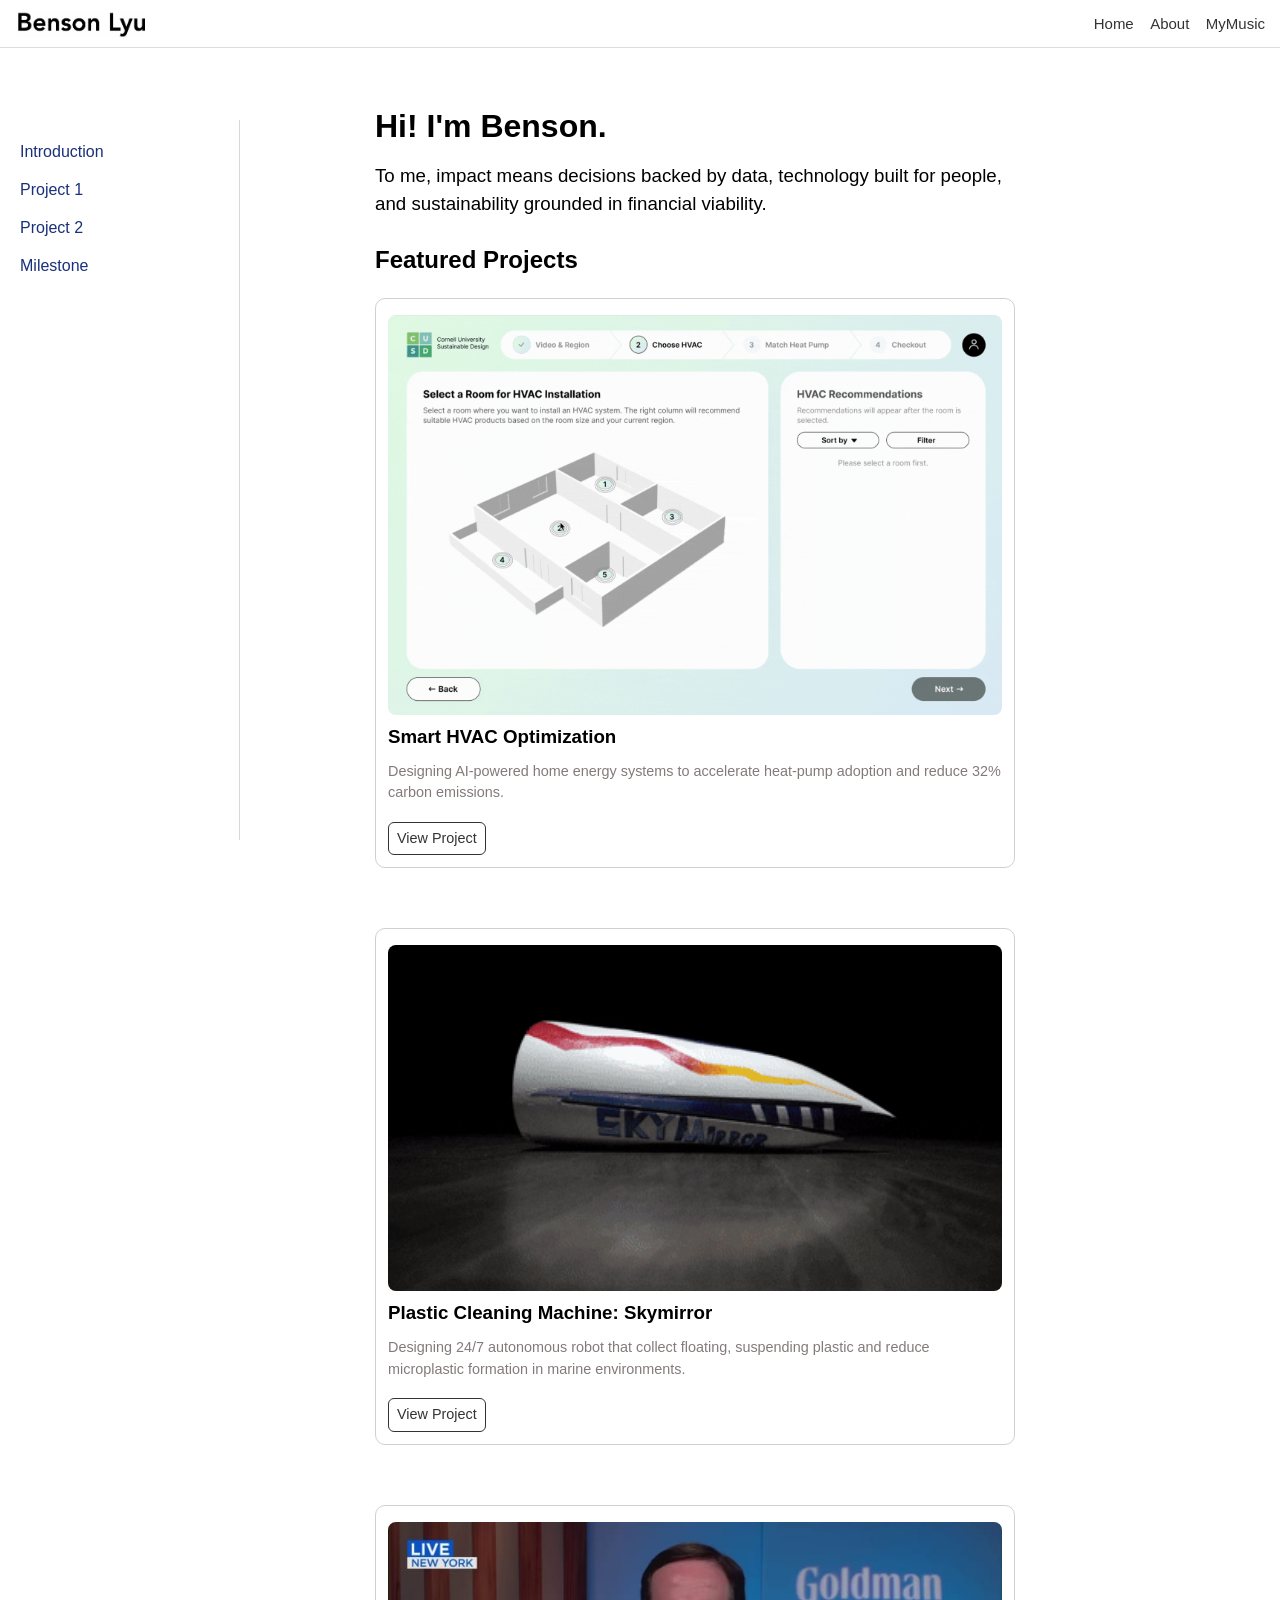
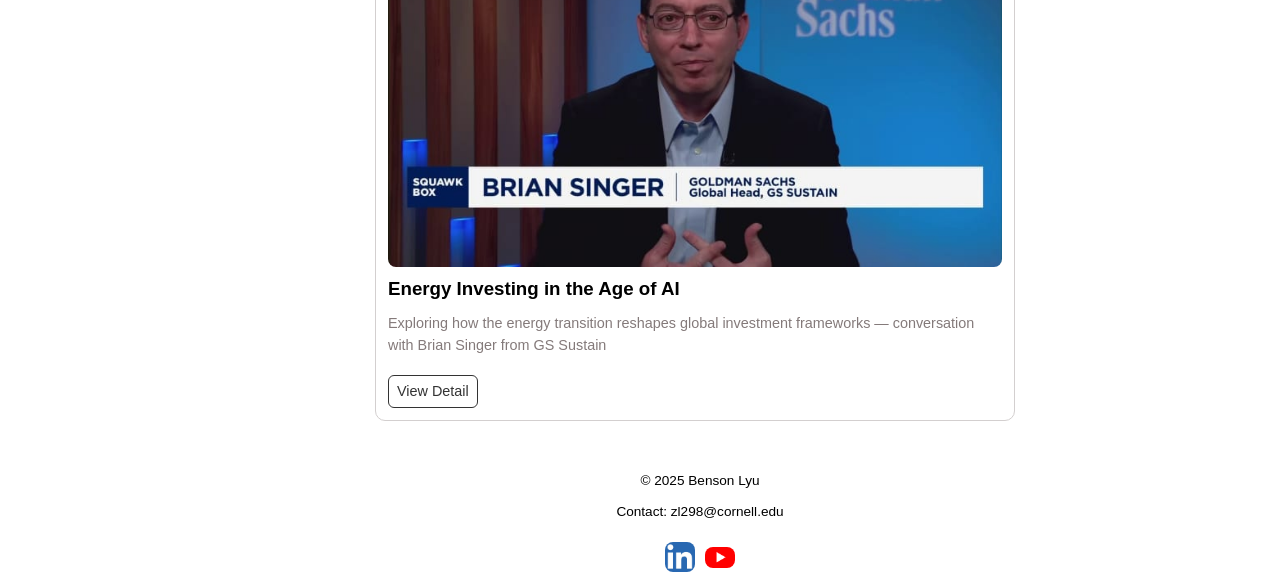
<file: index.html>
<!DOCTYPE html>
<html lang="en">

<head>
    <meta charset="UTF-8">
    <meta name="viewport" content="width=device-width, initial-scale=1.0">
    <title>Benson Lyu</title>
    <link rel="stylesheet" href="styles/site.css">
</head>

<body>


    <header class="site-header">
        <a href="index.html" class="logo">
            <!-- Source: original work by Benson Lyu -->
            <img src="images/homepage-logo.png" alt="Benson Lyu" class="logo-img">
        </a>
        <nav class="nav-section">
            <a href="index.html">Home</a>
            <a href="about.html">About</a>
            <a href="mymusic.html">MyMusic</a>
        </nav>
        <!-- adding new hamburger button -->
        <button id="hamburger-btn" class="hamburger-btn">☰</button>

        <nav id="hamburger-menu" class="hidden hamburger-menu">
            <a href="index.html">Home</a>
            <a href="about.html">About</a>
            <a href="smart-hvac.html">Project 1</a>
            <a href="skymirror.html">Project 2</a>
            <a href="goldman.html">Milestone</a>
            <a href="mymusic.html">MyMusic</a>
        </nav>
        <!-- adding new hamburger button -->
    </header>


    <div class="wide-main">
        <nav class="toc-nav">
            <ul>
                <li><a href="#myIntro">Introduction</a></li>
                <li><a href="#project1">Project 1</a></li>
                <li><a href="#project2">Project 2</a></li>
                <li><a href="#milestone">Milestone</a></li>
            </ul>
        </nav>
        <main>
            <h1 class="opening">Hi! I'm Benson.</h1>
            <h3 class="light-heading3" id="myIntro">To me, impact means decisions backed by data, technology built for people, and sustainability grounded in financial viability. </h3>

            <section class="projects">
                <h2>Featured Projects</h2>
                <!-- Project Card1 -->
                <article class="project-card1" id="project1">
                    <!-- Source: original work by Benson Lyu -->
                    <img src="images/hvac-homepage.gif" alt="Smart HVAC project image">
                    <h3>Smart HVAC Optimization</h3>
                    <p>Designing AI-powered home energy systems to accelerate heat-pump adoption and reduce 32% carbon emissions.</p>
                    <a href="smart-hvac.html" class="btn">View Project</a>
                </article>

                <!-- Project Card2 -->
                <article class="project-card2" id="project2">
                    <!-- Source: original work by Benson Lyu -->
                    <img src="images/skymirror-homepage.gif" alt="Plastic Cleaning Machine Operation Demo">
                    <h3>Plastic Cleaning Machine: Skymirror</h3>
                    <p> Designing 24/7 autonomous robot that collect floating, suspending plastic and reduce microplastic formation in marine environments.</p>
                    <a href="skymirror.html" class="btn">View Project</a>
                </article>

                <!-- Project Card3 -->
                <div class="project-card3" id="milestone">
                    <!-- Source: CNBC -->
                    <img src="images/gs-brian-singer.jpg" alt="Photo of Brian at CNBC news">
                    <h3>Energy Investing in the Age of AI</h3>
                    <p>Exploring how the energy transition reshapes global investment frameworks — conversation with Brian Singer from GS Sustain</p>
                    <a href="goldman.html" class="btn">View Detail</a>
                </div>
            </section>
        </main>
    </div>


    <footer>
        <div>
            <p>© 2025 Benson Lyu</p>
            <p>Contact: zl298@cornell.edu</p>
        </div>
        <div class="social-links">

            <div class="icon-wrap">
                <a href="https://www.linkedin.com/in/bensonlyu" target="_blank">
                    <img src="images/linkedin-logo.png" alt="LinkedIn icon">
                </a>
            </div>

            <div class="icon-wrap">
                <a href="https://www.youtube.com/@bensonlyu9827" target="_blank">
                    <img src="images/youtube-logo.png" alt="YouTube icon">
                </a>
            </div>
        </div>
    </footer>
    <script src="scripts/jquery-3.7.1.js"></script>
    <script src="scripts/hamburger.js"></script>

</body>

</html>
</file>
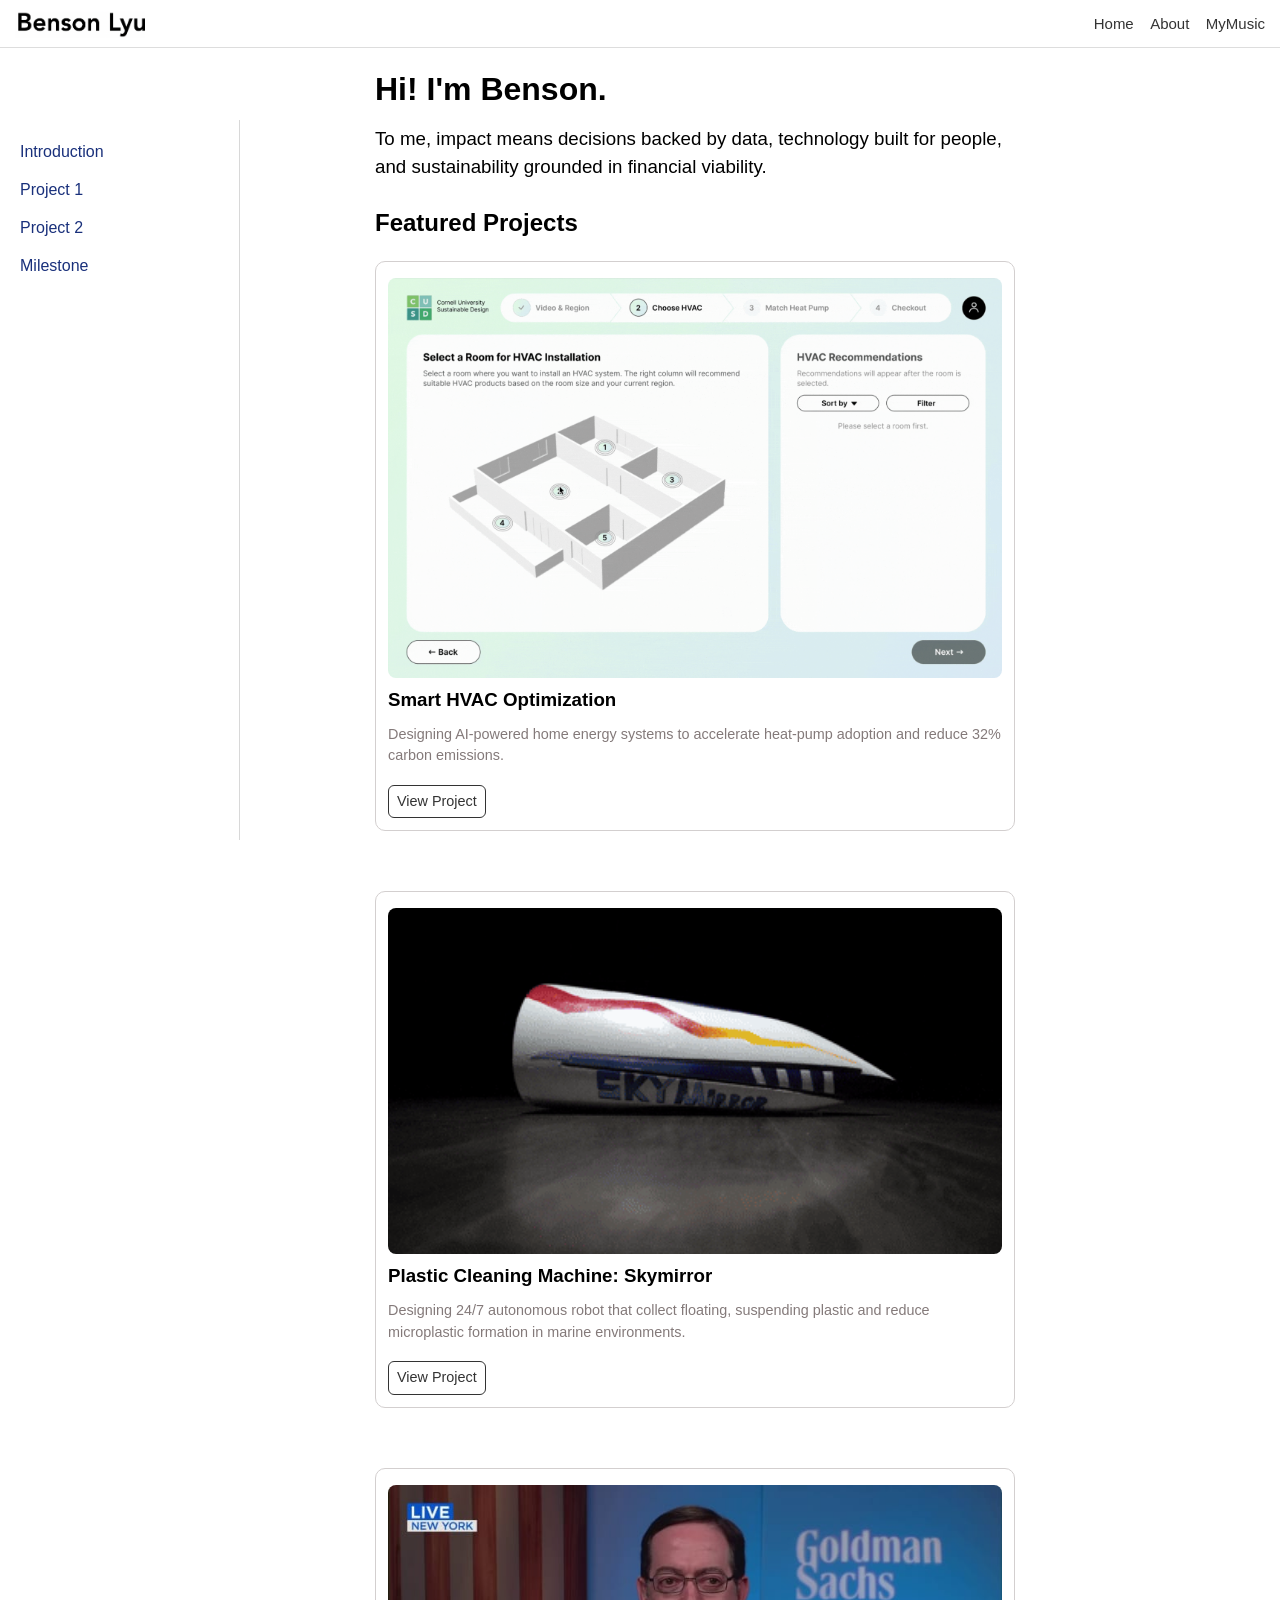
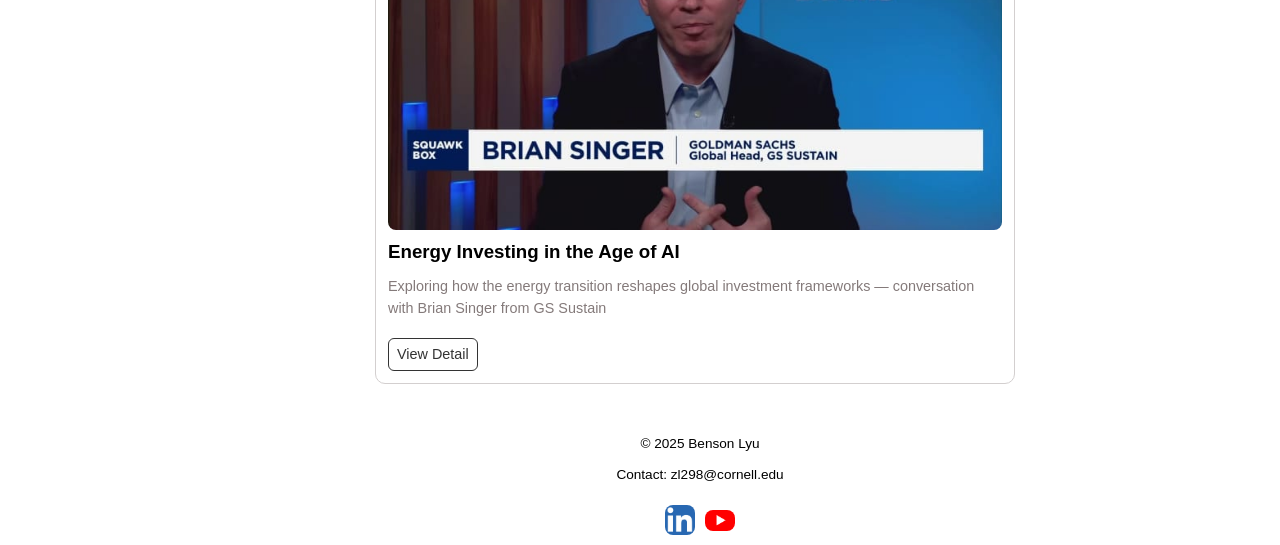
<file: Finalized-Personal Website/index.html>
<!DOCTYPE html>
<html lang="en">

<head>
    <meta charset="UTF-8">
    <meta name="viewport" content="width=device-width, initial-scale=1.0">
    <title>Benson Lyu</title>
    <link rel="stylesheet" href="styles/site.css">
</head>

<body>


    <header class="site-header">
        <a href="index.html" class="logo">
            <!-- Source: original work by Benson Lyu -->
            <img src="/images/homepage-logo.png" alt="Benson Lyu" class="logo-img">
        </a>
        <nav class="nav-section">
            <a href="index.html">Home</a>
            <a href="about.html">About</a>
            <a href="mymusic.html">MyMusic</a>
        </nav>
        <!-- adding new hamburger button -->
        <button id="hamburger-btn" class="hamburger-btn">☰</button>

        <nav id="hamburger-menu" class="hidden hamburger-menu">
            <a href="index.html">Home</a>
            <a href="smart-hvac.html">Project 1</a>
            <a href="skymirror.html">Project 2</a>
            <a href="goldman.html">Milestone</a>
            <a href="about.html">About</a>
            <a href="mymusic.html">MyMusic</a>
        </nav>
        <!-- adding new hamburger button -->
    </header>


    <div class="wide-main">
        <nav class="toc-nav">
            <ul>
                <li><a href="#myIntro">Introduction</a></li>
                <li><a href="#project1">Project 1</a></li>
                <li><a href="#project2">Project 2</a></li>
                <li><a href="#milestone">Milestone</a></li>
            </ul>
        </nav>
        <main>
            <h1>Hi! I'm Benson.</h1>
            <h3 class="light-heading3" id="myIntro">To me, impact means decisions backed by data, technology built for people, and sustainability grounded in financial viability. </h3>

            <section class="projects">
                <h2>Featured Projects</h2>
                <!-- Project Card1 -->
                <article class="project-card1" id="project1">
                    <!-- Source: original work by Benson Lyu -->
                    <img src="images/hvac-homepage.gif" alt="Smart HVAC project image">
                    <h3>Smart HVAC Optimization</h3>
                    <p>Designing AI-powered home energy systems to accelerate heat-pump adoption and reduce 32% carbon emissions.</p>
                    <a href="smart-hvac.html" class="btn">View Project</a>
                </article>

                <!-- Project Card2 -->
                <article class="project-card2" id="project2">
                    <!-- Source: original work by Benson Lyu -->
                    <img src="images/skymirror-homepage.gif" alt="Plastic Cleaning Machine Operation Demo">
                    <h3>Plastic Cleaning Machine: Skymirror</h3>
                    <p> Designing 24/7 autonomous robot that collect floating, suspending plastic and reduce microplastic formation in marine environments.</p>
                    <a href="skymirror.html" class="btn">View Project</a>
                </article>

                <!-- Project Card3 -->
                <div class="project-card3" id="milestone">
                    <!-- Source: CNBC -->
                    <img src="images/gs-brian-singer.jpg" alt="Photo of Brian at CNBC news">
                    <h3>Energy Investing in the Age of AI</h3>
                    <p>Exploring how the energy transition reshapes global investment frameworks — conversation with Brian Singer from GS Sustain</p>
                    <a href="goldman.html" class="btn">View Detail</a>
                </div>
            </section>
        </main>
    </div>


    <footer>
        <div>
            <p>© 2025 Benson Lyu</p>
            <p>Contact: zl298@cornell.edu</p>
        </div>
        <div class="social-links">

            <div class="icon-wrap">
                <a href="https://www.linkedin.com/in/bensonlyu" target="_blank">
                    <img src="/images/linkedin-logo.png" alt="LinkedIn icon">
                </a>
            </div>

            <div class="icon-wrap">
                <a href="https://www.youtube.com/@bensonlyu9827" target="_blank">
                    <img src="images/youtube-logo.png" alt="YouTube icon">
                </a>
            </div>
        </div>
    </footer>
    <script src="/scripts/jquery-3.7.1.js"></script>
    <script src="scripts/hamburger.js"></script>

</body>

</html>
</file>
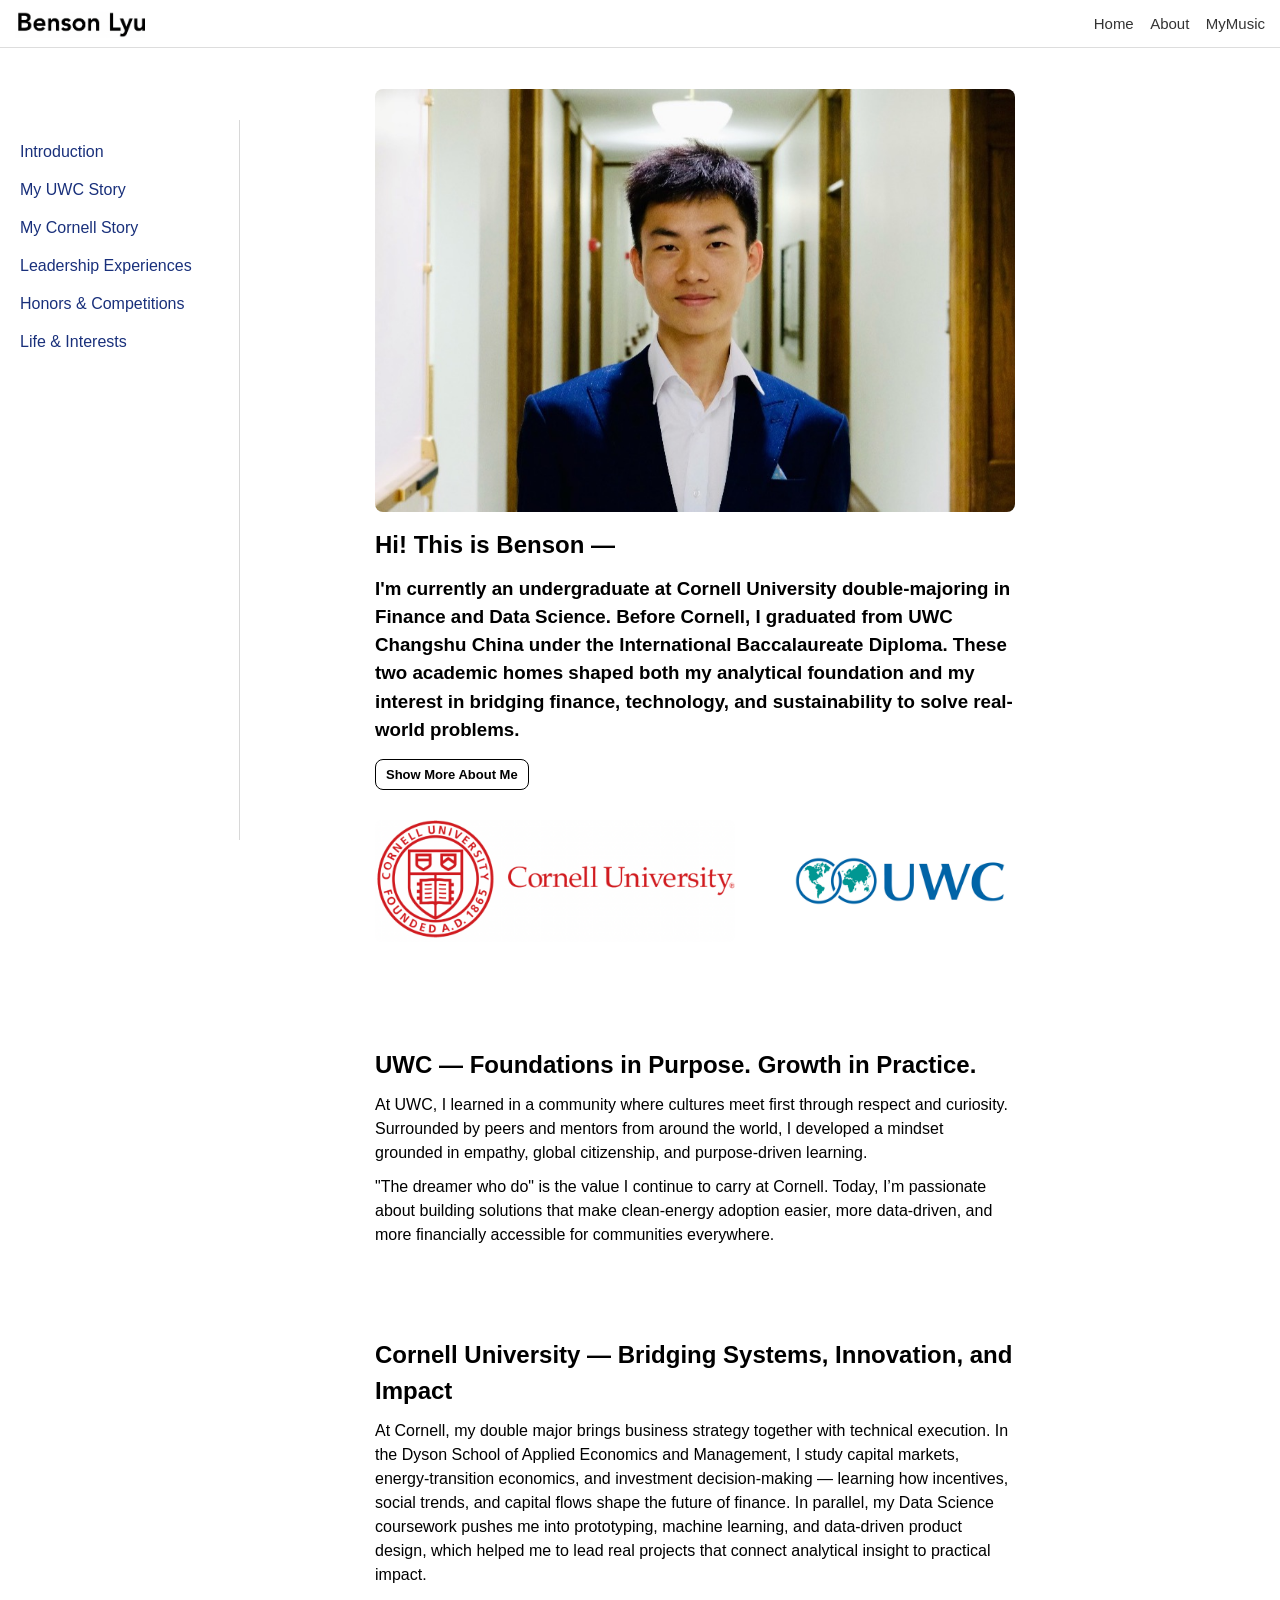
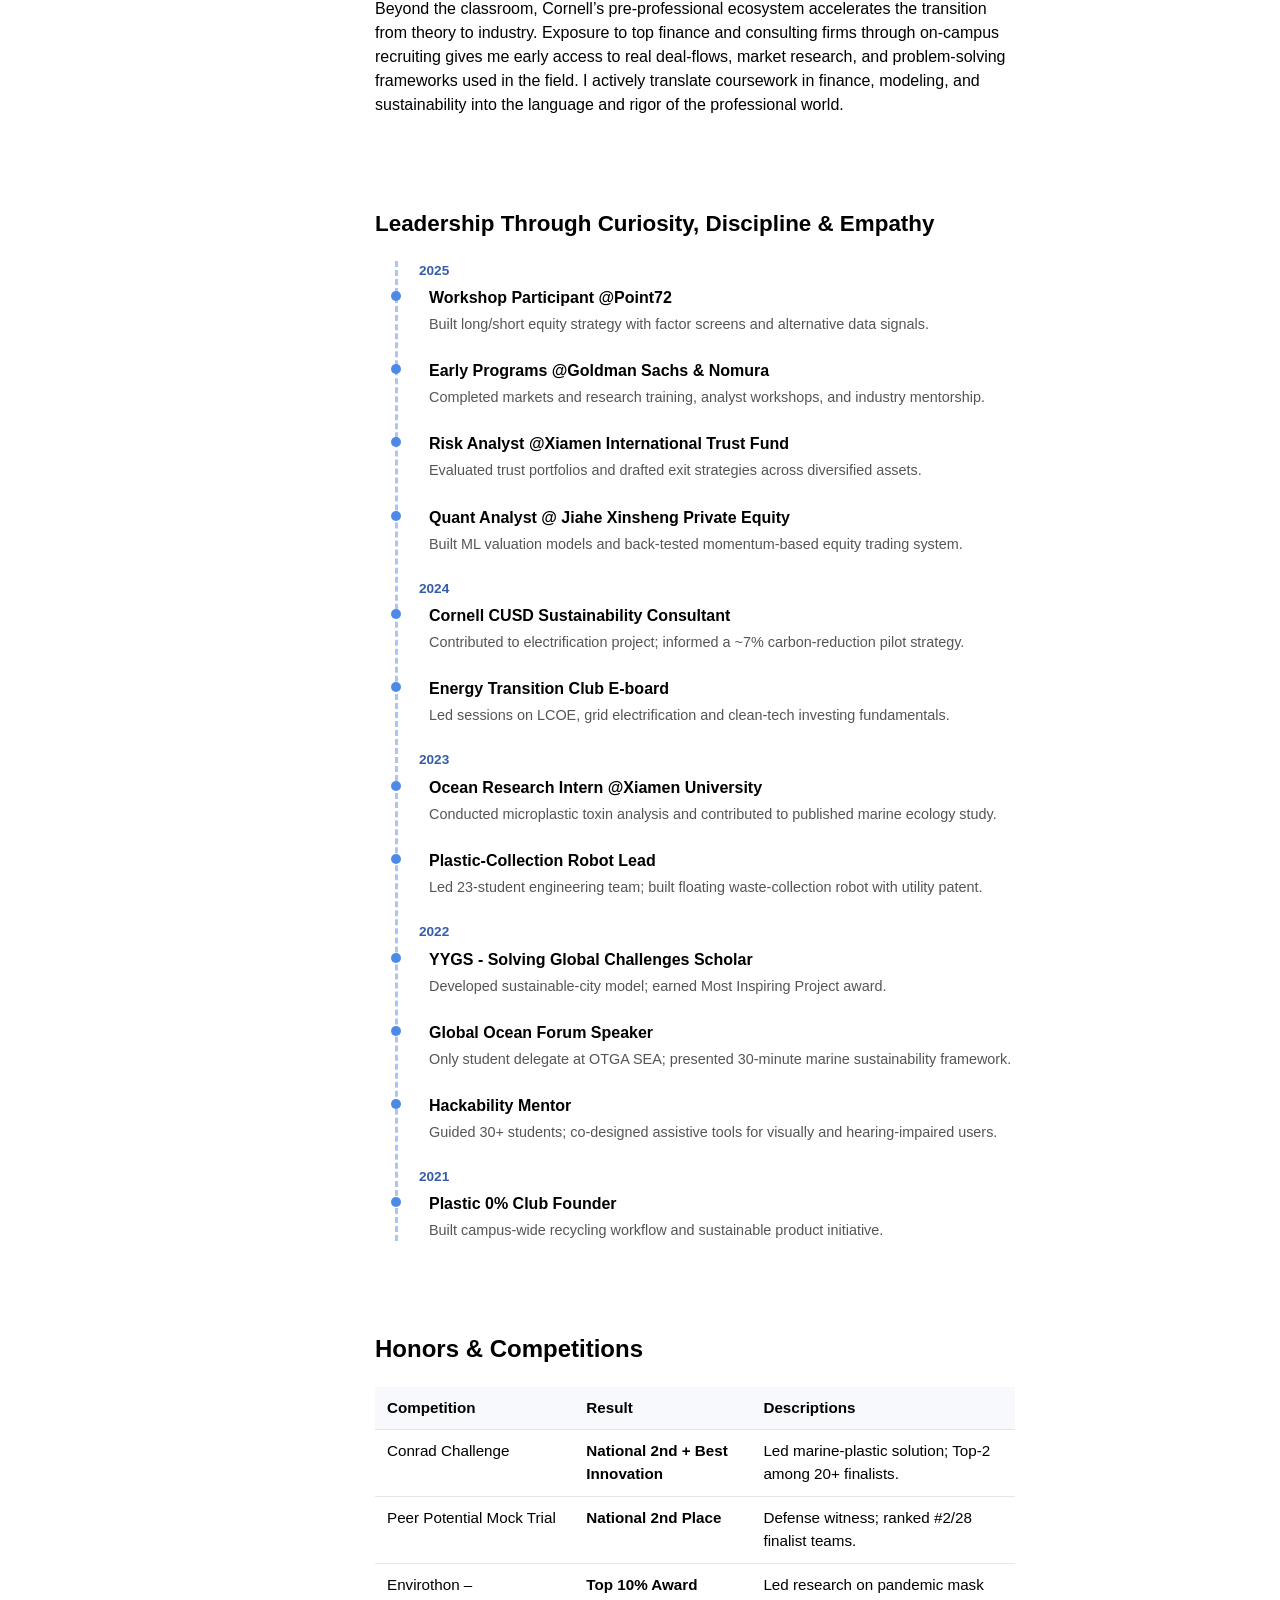
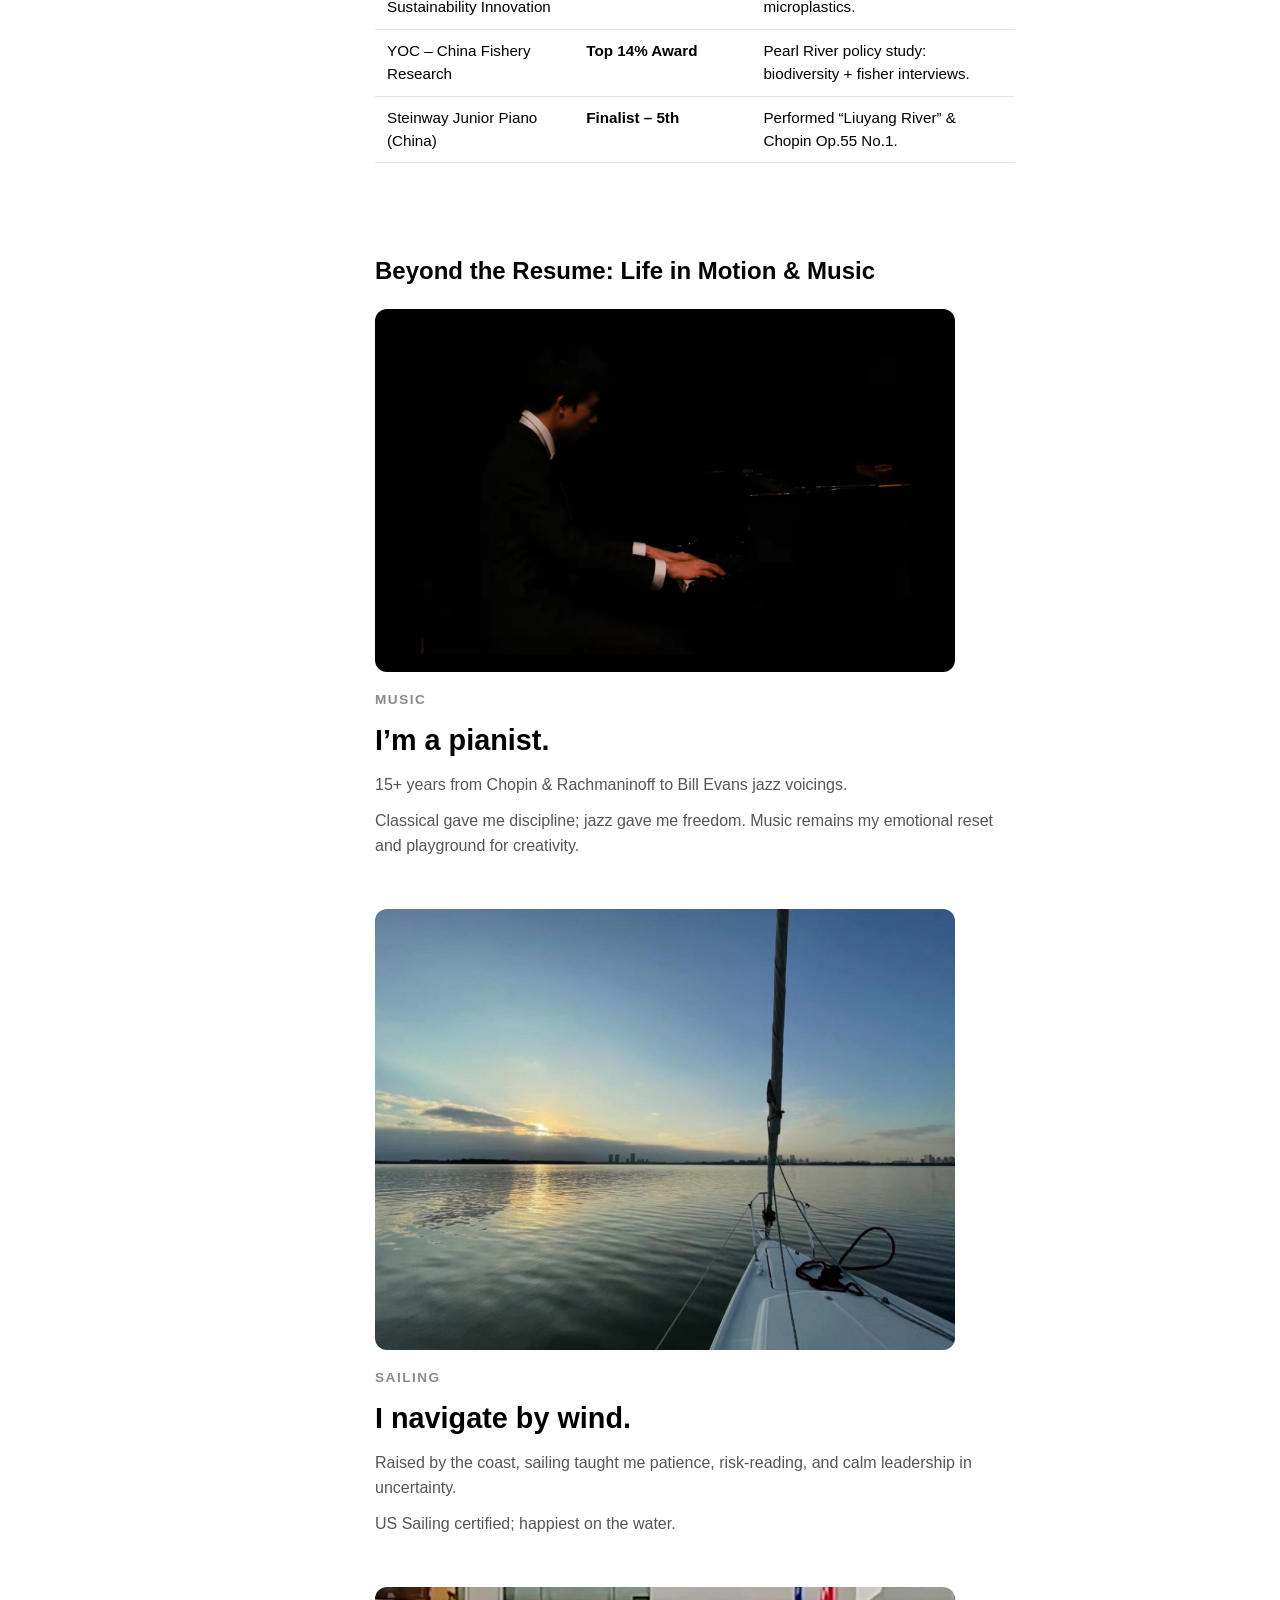
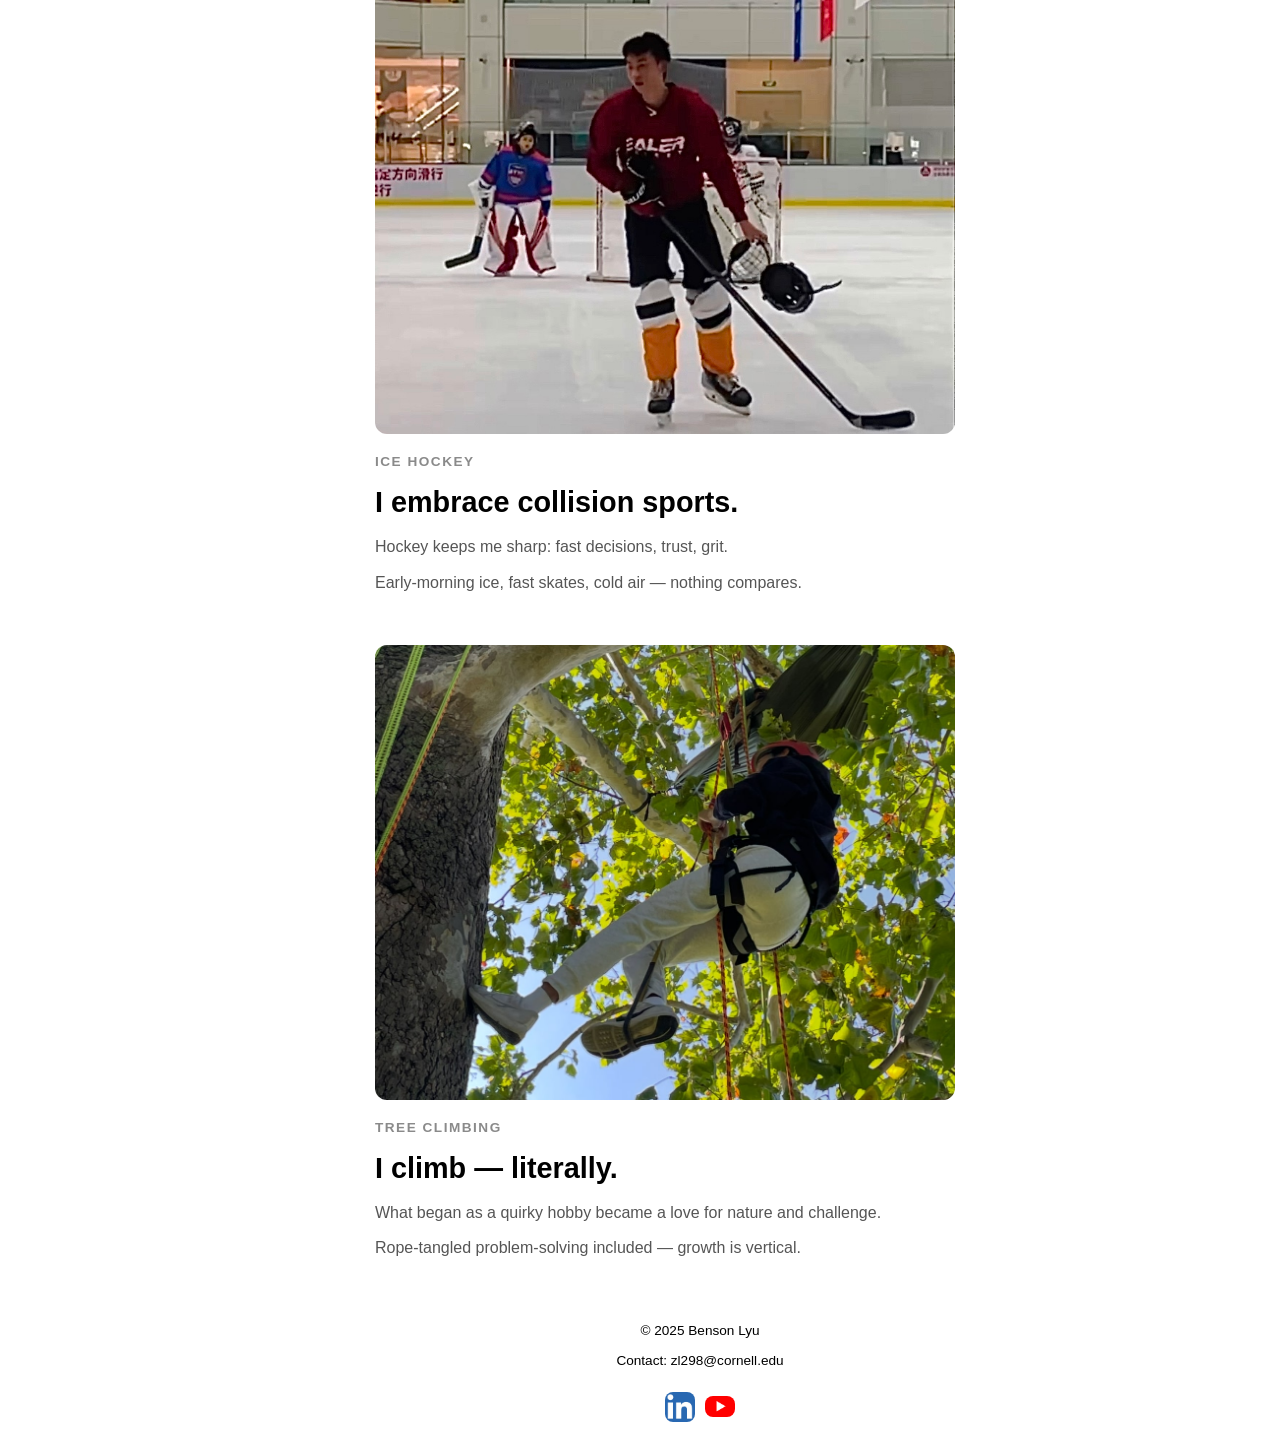
<file: about.html>
<!DOCTYPE html>
<html lang="en">

<head>
    <meta charset="UTF-8">
    <meta name="viewport" content="width=device-width, initial-scale=1.0">
    <title>Benson Lyu</title>
    <link rel="stylesheet" href="styles/site.css">
</head>

<body>

    <header class="site-header">
        <a href="index.html" class="logo">
            <!-- Source: original work by Benson Lyu -->
            <img src="images/homepage-logo.png" alt="Benson Lyu" class="logo-img">
        </a>
        <nav class="nav-section">
            <a href="index.html">Home</a>
            <a href="about.html">About</a>
            <a href="mymusic.html">MyMusic</a>
        </nav>

        <!-- adding new hamburger button -->
        <button id="hamburger-btn" class="hamburger-btn">☰</button>

        <nav id="hamburger-menu" class="hidden hamburger-menu">
            <a href="index.html">Home</a>
            <a href="about.html">About</a>
            <a href="smart-hvac.html">Project 1</a>
            <a href="skymirror.html">Project 2</a>
            <a href="goldman.html">Milestone</a>
            <a href="mymusic.html">MyMusic</a>
        </nav>
        <!-- adding new hamburger button -->
    </header>

    <div class="wide-main">
        <nav class="toc-nav">
            <ul>
                <li><a href="#intro">Introduction</a></li>
                <li><a href="#uwc">My UWC Story</a></li>
                <li><a href="#cornell">My Cornell Story</a></li>
                <li><a href="#timeline">Leadership Experiences</a></li>
                <li><a href="#awards">Honors & Competitions</a></li>
                <li><a href="#persona">Life & Interests</a></li>
            </ul>
        </nav>
        <main>
            <section class="about-intro" id="intro">
                <figure>
                    <!-- Source: original work by Benson Lyu -->
                    <picture>
                        <!-- 大屏幕用横图（rectangle） -->
                        <source media="(min-width: 1000px)" srcset="images/about-mypic-rec.jpg">

                        <!-- 小屏幕用正方形图（square） -->
                        <source media="(max-width: 999px)" srcset="images/about-mypic-sqr.jpg">

                        <!--确保永远有图 -->
                        <img src="images/about-mypic-rec.jpg" alt="Benson Official Picture">
                    </picture>
                </figure>
                <div>
                    <h1>Hi! This is Benson —</h1>
                    <h3>I'm currently an undergraduate at Cornell University double-majoring in Finance and Data Science. Before Cornell, I graduated from UWC Changshu China under the International Baccalaureate Diploma. These two academic homes shaped both my analytical foundation and my interest in bridging finance, technology, and sustainability to solve real-world problems.
                    </h3>
                </div>

                <!-- adding modal -->
                <button id="open-modal" class="modal-trigger">
                    Show More About Me
                </button>

                <div id="modal-overlay" class="overlay hidden"></div>

                <div id="simple-modal" class="modal hidden">
                    <button id="close-modal" class="close-x-button">×</button>
                    <h2>More About Me</h2>
                    <p>I study Applied Economics & Management and Information Science at Cornell. My work focuses on sustainability, user-centered design, and data-driven decision-making. Read my resume for more detail.</p>
                    <button id="resume-btn" class="modal-trigger">Resume</button>
                    <picture id="resume-pic" class="resume-pic hidden">
                        <img src="images/about-my-resume.png" alt="my resume 1 page">
                    </picture>
                </div>
                <!-- adding modal -->

                <div class="about-intro-logos">
                    <figure>
                        <img src="images/about-cornell-logo.png" alt="Cornell Logo">
                    </figure>

                    <figure>
                        <img src="images/about-uwc-logo.png" alt="UWC Logo">
                    </figure>

                </div>
            </section>

            <section class="about-uwc-summary" id="uwc">
                <h2>UWC — Foundations in Purpose. Growth in Practice.
                </h2>
                <p>At UWC, I learned in a community where cultures meet first through respect and curiosity. Surrounded by peers and mentors from around the world, I developed a mindset grounded in empathy, global citizenship, and purpose-driven learning.</p>

                <p>"The dreamer who do" is the value I continue to carry at Cornell. Today, I’m passionate about building solutions that make clean-energy adoption easier, more data-driven, and more financially accessible for communities everywhere.</p>
            </section>

            <section class="about-cornell-summary" id="cornell">
                <h2>Cornell University — Bridging Systems, Innovation, and Impact</h2>
                <p>At Cornell, my double major brings business strategy together with technical execution. In the Dyson School of Applied Economics and Management, I study capital markets, energy-transition economics, and investment decision-making — learning how incentives, social trends, and capital flows shape the future of finance. In parallel, my Data Science coursework pushes me into prototyping, machine learning, and data-driven product design, which helped me to lead real projects that connect analytical insight to practical impact.</p>

                <p>Beyond the classroom, Cornell’s pre-professional ecosystem accelerates the transition from theory to industry. Exposure to top finance and consulting firms through on-campus recruiting gives me early access to real deal-flows, market research, and problem-solving frameworks used in the field. I actively translate coursework in finance, modeling, and sustainability into the language and rigor of the professional world.</p>
            </section>

            <section class="timeline-section" id="timeline">
                <h2 class="timeline-title">Leadership Through Curiosity, Discipline & Empathy</h2>

                <div class="timeline">

                    <!-- 2025 -->
                    <div class="year-label">2025</div>

                    <div class="entry">
                        <div class="dot"></div>
                        <h3>Workshop Participant @Point72</h3>
                        <p>Built long/short equity strategy with factor screens and alternative data signals.</p>
                    </div>

                    <div class="entry">
                        <div class="dot"></div>
                        <h3>Early Programs @Goldman Sachs & Nomura</h3>
                        <p>Completed markets and research training, analyst workshops, and industry mentorship.</p>
                    </div>

                    <div class="entry">
                        <div class="dot"></div>
                        <h3>Risk Analyst @Xiamen International Trust Fund</h3>
                        <p>Evaluated trust portfolios and drafted exit strategies across diversified assets.</p>
                    </div>

                    <div class="entry">
                        <div class="dot"></div>
                        <h3>Quant Analyst @ Jiahe Xinsheng Private Equity</h3>
                        <p>Built ML valuation models and back-tested momentum-based equity trading system.</p>
                    </div>

                    <!-- 2024 -->
                    <div class="year-label">2024</div>

                    <div class="entry">
                        <div class="dot"></div>
                        <h3>Cornell CUSD Sustainability Consultant</h3>
                        <p>Contributed to electrification project; informed a ~7% carbon-reduction pilot strategy.</p>
                    </div>

                    <div class="entry">
                        <div class="dot"></div>
                        <h3>Energy Transition Club E-board</h3>
                        <p>Led sessions on LCOE, grid electrification and clean-tech investing fundamentals.</p>
                    </div>

                    <!-- 2023 -->
                    <div class="year-label">2023</div>

                    <div class="entry">
                        <div class="dot"></div>
                        <h3>Ocean Research Intern @Xiamen University</h3>
                        <p>Conducted microplastic toxin analysis and contributed to published marine ecology study.</p>
                    </div>

                    <div class="entry">
                        <div class="dot"></div>
                        <h3>Plastic-Collection Robot Lead</h3>
                        <p>Led 23-student engineering team; built floating waste-collection robot with utility patent.</p>
                    </div>

                    <!-- 2022 -->
                    <div class="year-label">2022</div>
                    <div class="entry">
                        <div class="dot"></div>
                        <h3>YYGS - Solving Global Challenges Scholar</h3>
                        <p>Developed sustainable-city model; earned Most Inspiring Project award.</p>
                    </div>

                    <div class="entry">
                        <div class="dot"></div>
                        <h3>Global Ocean Forum Speaker</h3>
                        <p>Only student delegate at OTGA SEA; presented 30-minute marine sustainability framework.</p>
                    </div>

                    <div class="entry">
                        <div class="dot"></div>
                        <h3>Hackability Mentor</h3>
                        <p>Guided 30+ students; co-designed assistive tools for visually and hearing-impaired users.</p>
                    </div>

                    <!-- 2021 -->
                    <div class="year-label">2021</div>
                    <div class="entry">
                        <div class="dot"></div>
                        <h3>Plastic 0% Club Founder</h3>
                        <p>Built campus-wide recycling workflow and sustainable product initiative.</p>
                    </div>
                </div>
            </section>

            <section id="awards">
            <h2 class="about-awards-title">Honors & Competitions</h2>
            <div class="table-wrap">
                <table class="awards-table">
                    <thead>
                        <tr>
                            <th>Competition</th>
                            <th>Result</th>
                            <th>Descriptions</th>
                        </tr>
                    </thead>
                    <tbody>
                        <tr>
                            <td>Conrad Challenge</td>
                            <td><strong>National 2nd + Best Innovation</strong></td>

                            <td>Led marine-plastic solution; Top-2 among 20+ finalists.</td>
                        </tr>
                        <tr>
                            <td>Peer Potential Mock Trial</td>
                            <td><strong>National 2nd Place</strong></td>

                            <td>Defense witness; ranked #2/28 finalist teams.</td>
                        </tr>
                        <tr>
                            <td>Envirothon – Sustainability Innovation</td>
                            <td><strong>Top 10% Award</strong></td>

                            <td>Led research on pandemic mask microplastics.</td>
                        </tr>
                        <tr>
                            <td>YOC – China Fishery Research</td>
                            <td><strong>Top 14% Award</strong></td>

                            <td>Pearl River policy study: biodiversity + fisher interviews.</td>
                        </tr>
                        <tr>
                            <td>Steinway Junior Piano (China)</td>
                            <td><strong>Finalist – 5th</strong></td>

                            <td>Performed “Liuyang River” & Chopin Op.55 No.1.</td>
                        </tr>
                    </tbody>
                </table>
            </div>
        </section>

            <section class="persona-section" id="persona">
                <h2>Beyond the Resume: Life in Motion & Music</h2>

                <!-- Piano -->
                <div class="persona-card">
                    <!-- Source: original work by Benson Lyu -->
                    <img src="images/about-piano.png" alt="Benson playing piano" class="persona-img">
                    <div class="persona-text">
                        <span class="category">MUSIC</span>
                        <h3>I’m a pianist.</h3>
                        <p>
                            15+ years from Chopin & Rachmaninoff to Bill Evans jazz voicings.

                        </p>
                        <p> Classical gave me discipline; jazz gave me freedom.
                            Music remains my emotional reset and playground for creativity.</p>
                    </div>
                </div>

                <!-- Sailing -->
                <div class="persona-card">
                    <!-- Source: original work by Benson Lyu -->
                    <img src="images/about-sailing.jpg" alt="Benson sailing" class="persona-img">
                    <div class="persona-text">
                        <span class="category">SAILING</span>
                        <h3>I navigate by wind.</h3>
                        <p>
                            Raised by the coast, sailing taught me patience, risk-reading,
                            and calm leadership in uncertainty.

                        </p>
                        <p>US Sailing certified; happiest on the water.</p>
                    </div>
                </div>

                <!-- Ice Hockey -->
                <div class="persona-card">
                    <!-- Source: original work by Benson Lyu -->
                    <img src="images/about-hockey.jpg" alt="Benson ice hockey" class="persona-img">
                    <div class="persona-text">
                        <span class="category">ICE HOCKEY</span>
                        <h3>I embrace collision sports.</h3>
                        <p>
                            Hockey keeps me sharp: fast decisions, trust, grit.

                        </p>
                        <p>Early-morning ice, fast skates, cold air — nothing compares.</p>
                    </div>
                </div>

                <!-- Tree Climbing -->
                <div class="persona-card">
                    <!-- Source: original work by Benson Lyu -->
                    <img src="images/about-tree-climb.jpg" alt="Benson tree climbing" class="persona-img">
                    <div class="persona-text">
                        <span class="category">TREE CLIMBING</span>
                        <h3>I climb — literally.</h3>
                        <p>
                            What began as a quirky hobby became a love for nature and challenge.

                        </p>
                        <p>Rope-tangled problem-solving included — growth is vertical.</p>
                    </div>
                </div>
            </section>
        </main>
    </div>

    <footer>
        <div>
            <p>© 2025 Benson Lyu</p>
            <p>Contact: zl298@cornell.edu</p>
        </div>
        <div class="social-links">

            <div class="icon-wrap">
                <a href="https://www.linkedin.com/in/bensonlyu" target="_blank">
                    <img src="images/linkedin-logo.png" alt="LinkedIn icon">
                </a>
            </div>

            <div class="icon-wrap">
                <a href="https://www.youtube.com/@bensonlyu9827" target="_blank">
                    <img src="images/youtube-logo.png" alt="YouTube icon">
                </a>
            </div>
        </div>
    </footer>
    <script src="scripts/jquery-3.7.1.js"></script>
    <script src="scripts/modal.js"></script>
    <script src="scripts/hamburger.js"></script>
</body>

</html>
</file>
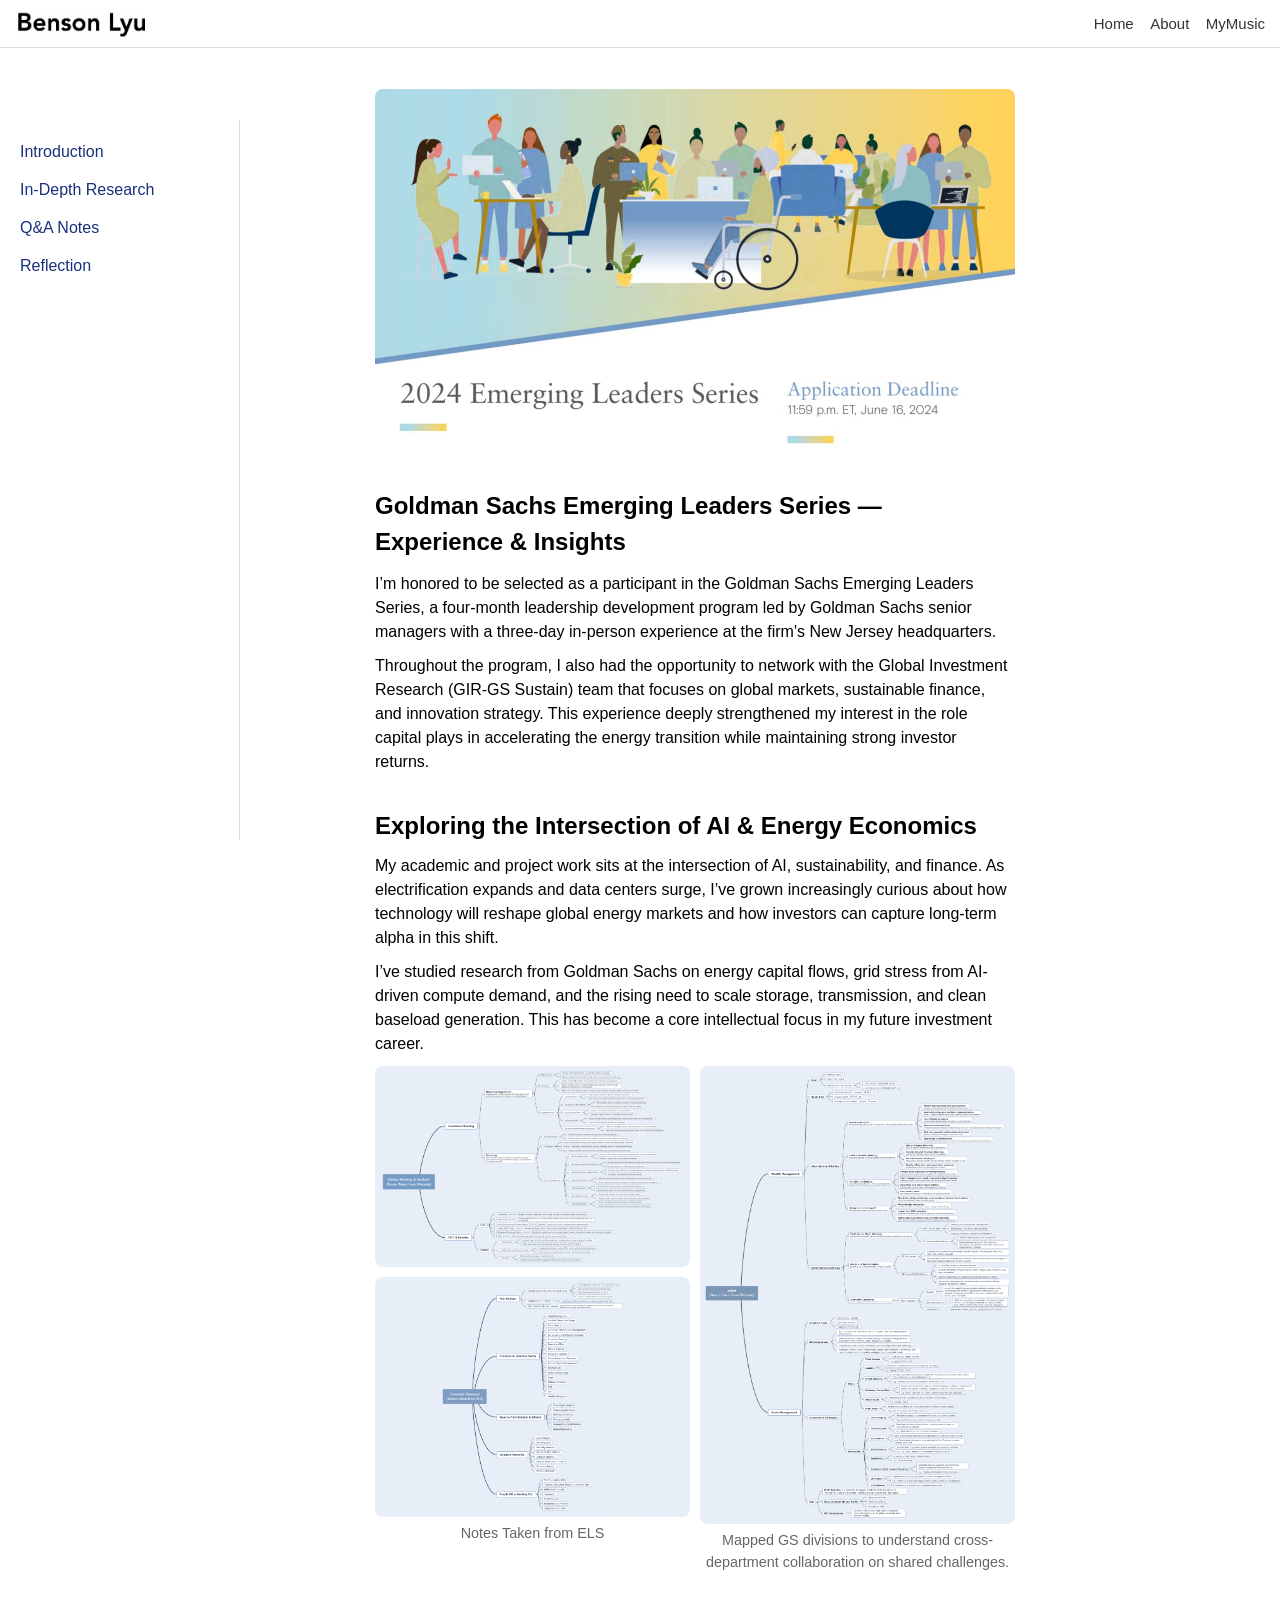
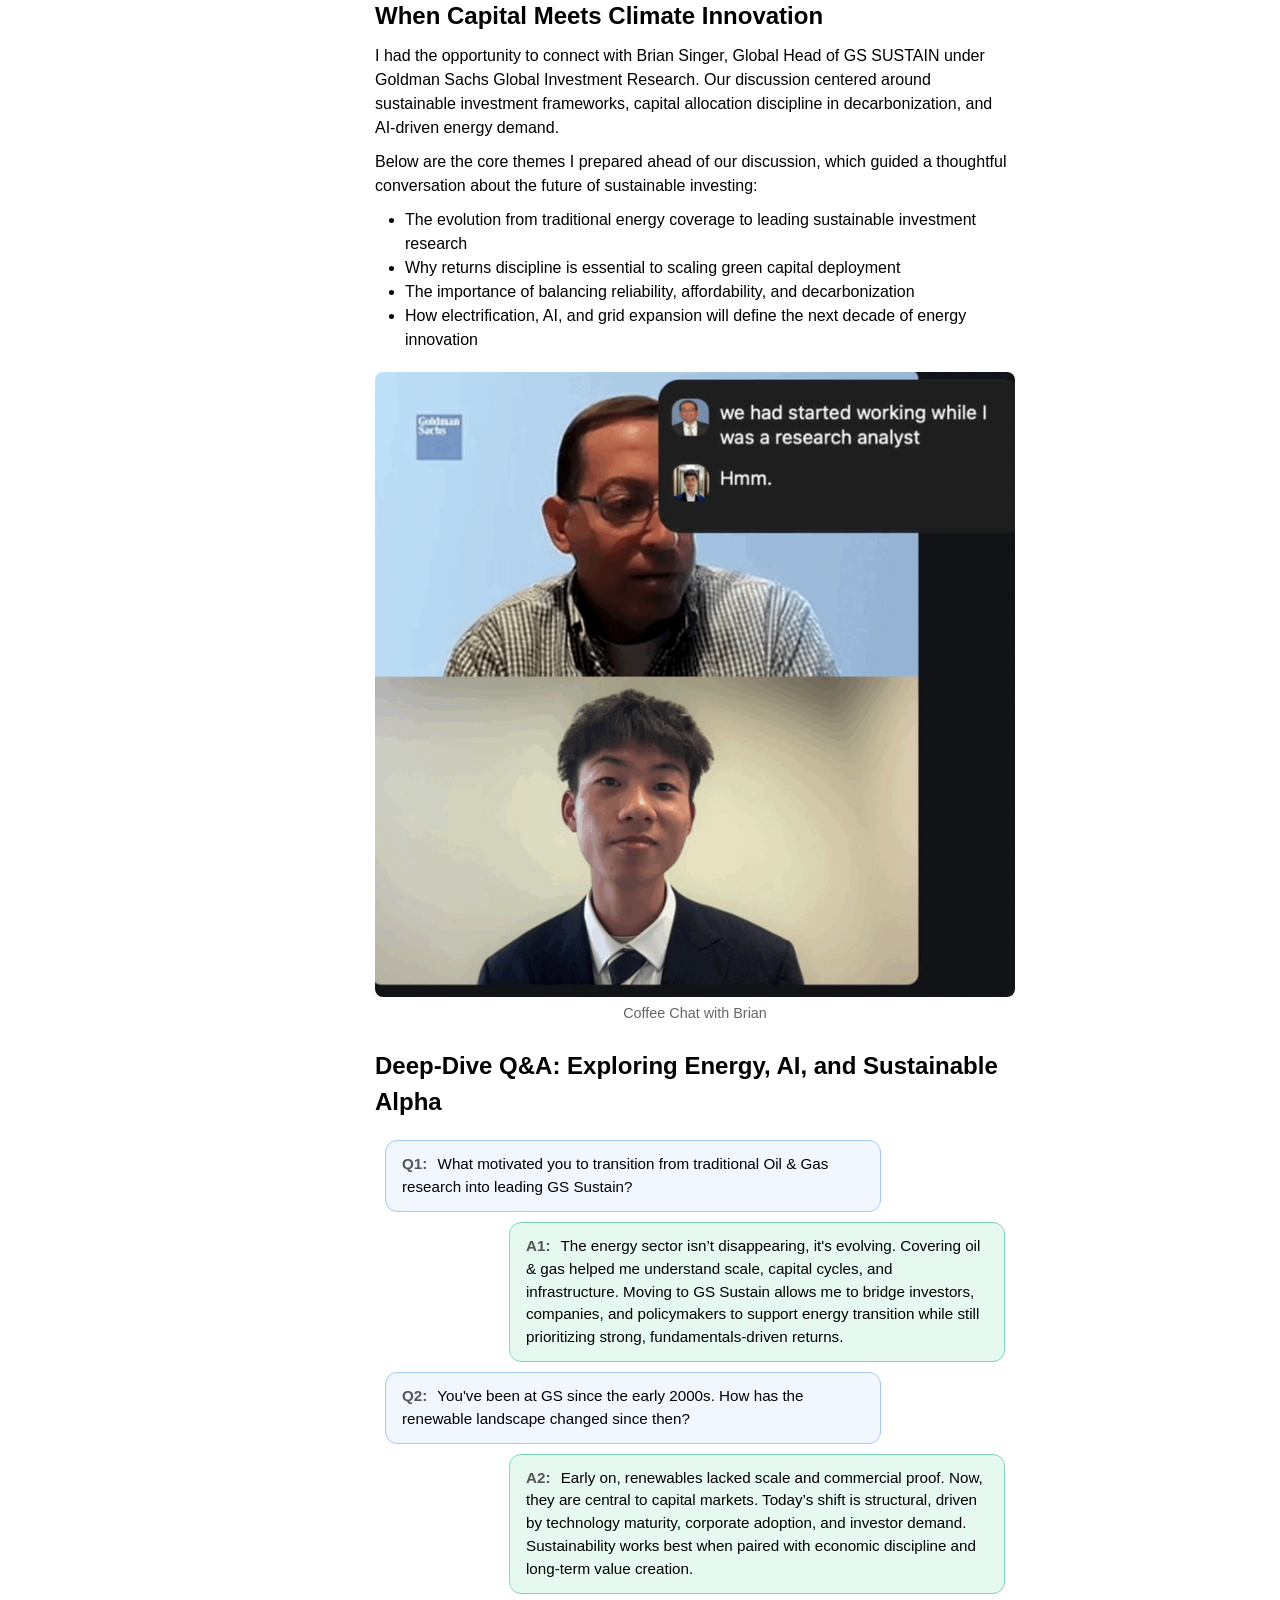
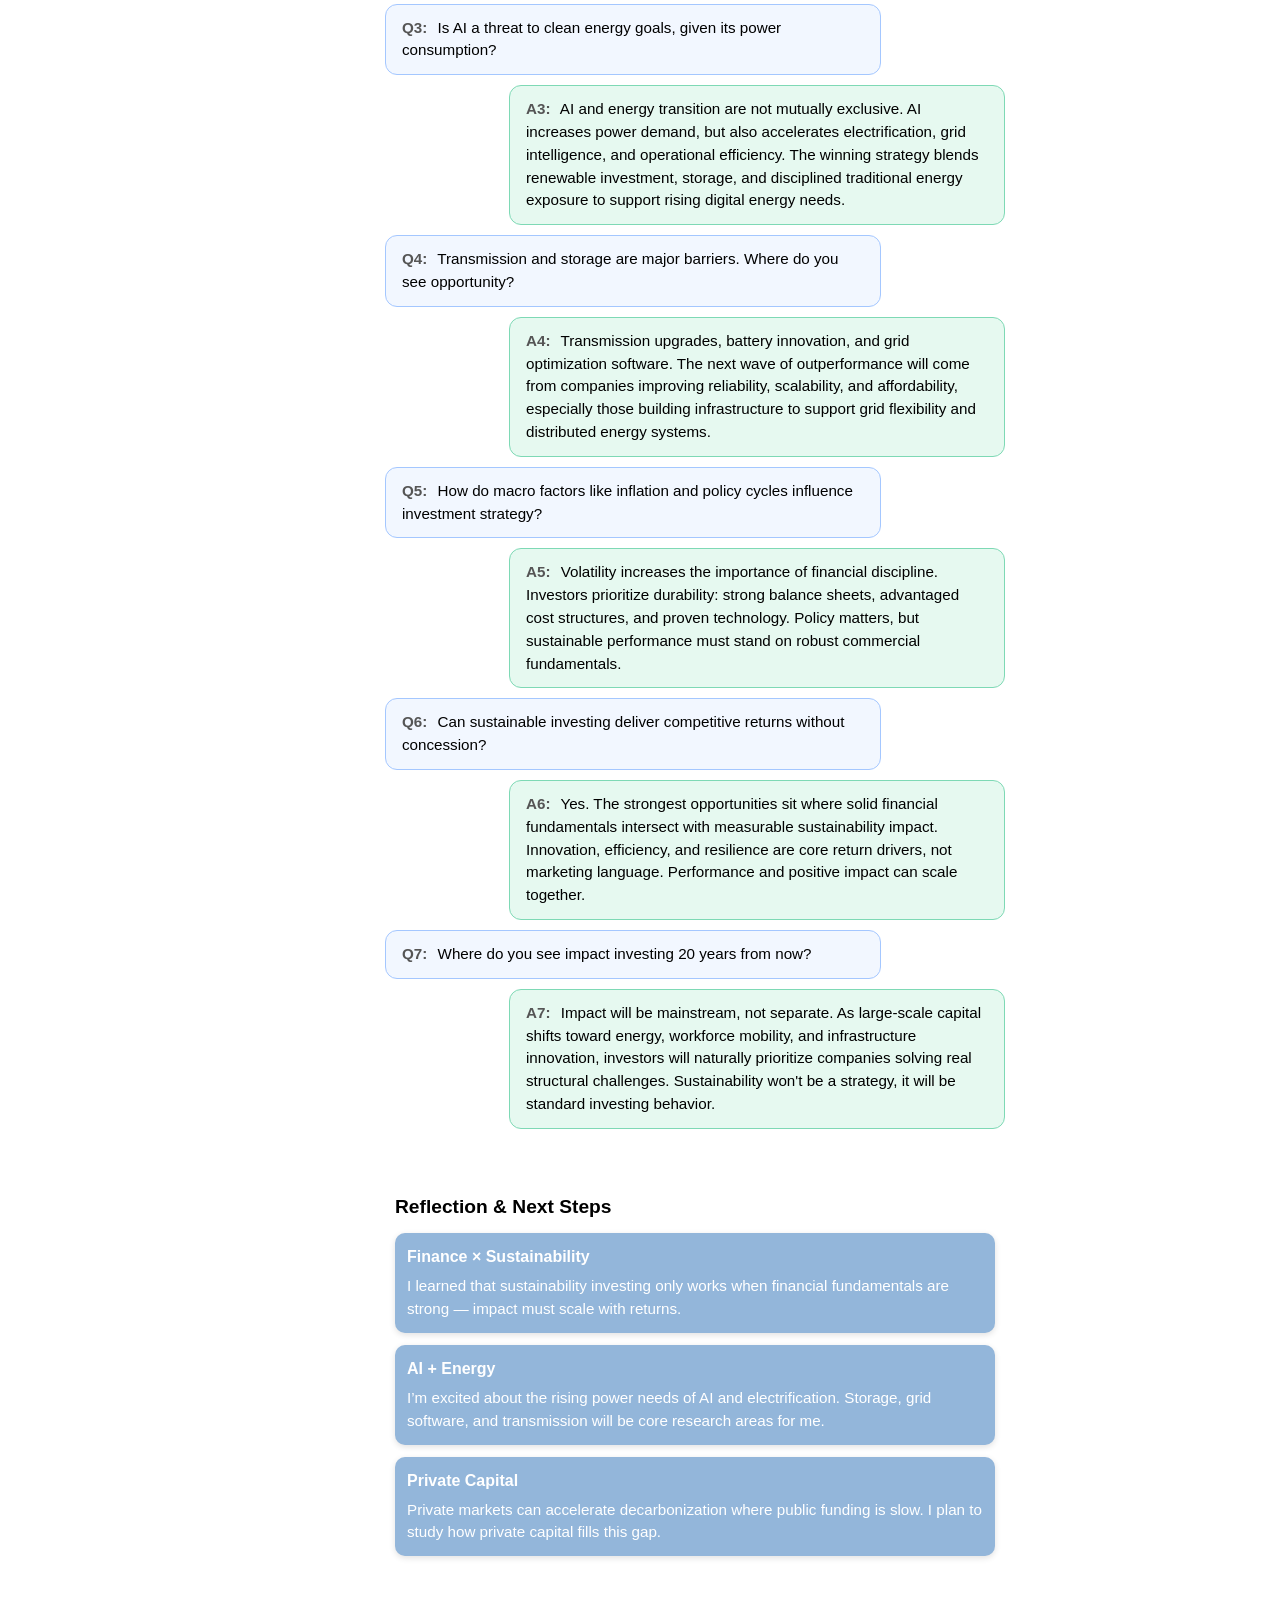
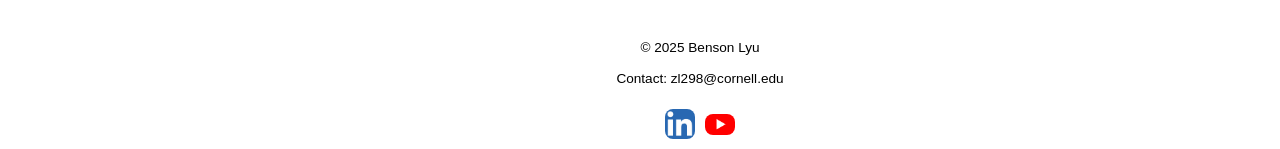
<file: goldman.html>
<!DOCTYPE html>
<html lang="en">

<head>
    <meta charset="UTF-8">
    <meta name="viewport" content="width=device-width, initial-scale=1.0">
    <title>Benson Lyu</title>
    <link rel="stylesheet" href="styles/site.css">
</head>

<body>

    <header class="site-header">
        <a href="index.html" class="logo">
            <!-- Source: original work by Benson Lyu -->
            <img src="images/homepage-logo.png" alt="Benson Lyu" class="logo-img">
        </a>
        <nav class="nav-section">
            <a href="index.html">Home</a>
            <a href="about.html">About</a>
            <a href="mymusic.html">MyMusic</a>
        </nav>

        <!-- adding new hamburger button -->
        <button id="hamburger-btn" class="hamburger-btn">☰</button>

        <nav id="hamburger-menu" class="hidden hamburger-menu">
            <a href="index.html">Home</a>
            <a href="about.html">About</a>
            <a href="smart-hvac.html">Project 1</a>
            <a href="skymirror.html">Project 2</a>
            <a href="goldman.html">Milestone</a>
            <a href="mymusic.html">MyMusic</a>
        </nav>
        <!-- adding new hamburger button -->
    </header>
    <div class="wide-main">
        <nav class="toc-nav">
            <ul>
                <li><a href="#gsIntro">Introduction</a></li>
                <li><a href="#deepResearch">In-Depth Research</a></li>
                <li><a href="#qa">Q&A Notes</a></li>
                <li><a href="#gsReflection">Reflection</a></li>
            </ul>
        </nav>

        <main>
            <section class="gs-overview" id="gsIntro">
                <figure>
                    <!-- Source: Goldman Sachs -->
                    <img src="images/gs-elslogo.jpeg" alt="GS ELS image">
                </figure>

                <div>
                    <h1>Goldman Sachs Emerging Leaders Series — Experience & Insights</h1>
                    <p>I’m honored to be selected as a participant in the Goldman Sachs Emerging Leaders Series, a four-month leadership development program led by Goldman Sachs senior managers with a three-day in-person experience at the firm's New Jersey headquarters.</p>
                    <p>Throughout the program, I also had the opportunity to network with the Global Investment Research (GIR-GS Sustain) team that focuses on global markets, sustainable finance, and innovation strategy. This experience deeply strengthened my interest in the role capital plays in accelerating the energy transition while maintaining strong investor returns.</p>
                </div>
            </section>

            <section class="gs-els-notes" id="deepResearch">
                <h2>Exploring the Intersection of AI & Energy Economics</h2>
                <p>My academic and project work sits at the intersection of AI, sustainability, and finance. As electrification expands and data centers surge, I’ve grown increasingly curious about how technology will reshape global energy markets and how investors can capture long-term alpha in this shift.</p>
                <p>I’ve studied research from Goldman Sachs on energy capital flows, grid stress from AI-driven compute demand, and the rising need to scale storage, transmission, and clean baseload generation. This has become a core intellectual focus in my future investment career.</p>
                <div class="gs-picseperate">
                    <div class="gs-picseperate2">
                        <figure>
                            <!-- Source: original work by Benson Lyu -->
                            <img src="images/gs-mindmap.png" alt="GS Mindmap">
                        </figure>

                        <figure>
                            <!-- Source: original work by Benson Lyu -->
                            <img src="images/gs-mindmap2.png" alt="GS Mindmap">
                            <figcaption style="font-size:0.9rem; color:#666; margin-top:6px;">
                                Notes Taken from ELS
                            </figcaption>
                        </figure>
                    </div>
                    <figure>
                        <!-- Source: original work by Benson Lyu -->
                        <img src="images/gs-mindmap3.png" alt="GS Mindmap">
                        <figcaption style="font-size:0.9rem; color:#666; margin-top:6px;">
                            Mapped GS divisions to understand cross-department collaboration on shared challenges.
                        </figcaption>
                    </figure>
                </div>

            </section>

            <section class="gs-prepare">
                <h2>When Capital Meets Climate Innovation</h2>
                <p>I had the opportunity to connect with Brian Singer, Global Head of GS SUSTAIN under Goldman Sachs Global Investment Research. Our discussion centered around sustainable investment frameworks, capital allocation discipline in decarbonization, and AI-driven energy demand.</p>
                <p>Below are the core themes I prepared ahead of our discussion, which guided a thoughtful conversation about the future of sustainable investing:</p>
                <ul>
                    <li>The evolution from traditional energy coverage to leading sustainable investment research</li>
                    <li>Why returns discipline is essential to scaling green capital deployment</li>
                    <li>The importance of balancing reliability, affordability, and decarbonization</li>
                    <li>How electrification, AI, and grid expansion will define the next decade of energy innovation</li>
                </ul>

                <figure class="gs-conversation">
                    <!-- Source: original work by Benson Lyu -->
                    <img src="images/gs-brian-chat.png" alt="Coffee Chat with Brian">
                    <figcaption style="font-size:0.9rem; color:#666; margin-top:6px;">
                        Coffee Chat with Brian
                    </figcaption>
                </figure>
            </section>

            <section class="gs-qanda" id="qa">
                <h2>Deep-Dive Q&A: Exploring Energy, AI, and Sustainable Alpha</h2>

                <div class="chat-container">
                    <!-- Q1 -->
                    <div class="bubble q">
                        <span class="label">Q1:</span>
                        What motivated you to transition from traditional Oil & Gas research into leading GS Sustain?
                    </div>

                    <div class="bubble a">
                        <span class="label">A1:</span>
                        The energy sector isn’t disappearing, it's evolving. Covering oil & gas helped me understand scale, capital cycles, and infrastructure. Moving to GS Sustain allows me to bridge investors, companies, and policymakers to support energy transition while still prioritizing strong, fundamentals-driven returns.
                    </div>

                    <!-- Q2 -->
                    <div class="bubble q">
                        <span class="label">Q2:</span>
                        You've been at GS since the early 2000s. How has the renewable landscape changed since then?
                    </div>

                    <div class="bubble a">
                        <span class="label">A2:</span>
                        Early on, renewables lacked scale and commercial proof. Now, they are central to capital markets. Today’s shift is structural, driven by technology maturity, corporate adoption, and investor demand. Sustainability works best when paired with economic discipline and long-term value creation.
                    </div>

                    <!-- Q3 -->
                    <div class="bubble q">
                        <span class="label">Q3:</span>
                        Is AI a threat to clean energy goals, given its power consumption?
                    </div>

                    <div class="bubble a">
                        <span class="label">A3:</span>
                        AI and energy transition are not mutually exclusive. AI increases power demand, but also accelerates electrification, grid intelligence, and operational efficiency. The winning strategy blends renewable investment, storage, and disciplined traditional energy exposure to support rising digital energy needs.
                    </div>

                    <!-- Q4 -->
                    <div class="bubble q">
                        <span class="label">Q4:</span>
                        Transmission and storage are major barriers. Where do you see opportunity?
                    </div>

                    <div class="bubble a">
                        <span class="label">A4:</span>
                        Transmission upgrades, battery innovation, and grid optimization software. The next wave of outperformance will come from companies improving reliability, scalability, and affordability, especially those building infrastructure to support grid flexibility and distributed energy systems.
                    </div>

                    <!-- Q5 -->
                    <div class="bubble q">
                        <span class="label">Q5:</span>
                        How do macro factors like inflation and policy cycles influence investment strategy?
                    </div>

                    <div class="bubble a">
                        <span class="label">A5:</span>
                        Volatility increases the importance of financial discipline. Investors prioritize durability: strong balance sheets, advantaged cost structures, and proven technology. Policy matters, but sustainable performance must stand on robust commercial fundamentals.
                    </div>

                    <!-- Q6 -->
                    <div class="bubble q">
                        <span class="label">Q6:</span>
                        Can sustainable investing deliver competitive returns without concession?
                    </div>

                    <div class="bubble a">
                        <span class="label">A6:</span>
                        Yes. The strongest opportunities sit where solid financial fundamentals intersect with measurable sustainability impact. Innovation, efficiency, and resilience are core return drivers, not marketing language. Performance and positive impact can scale together.
                    </div>

                    <!-- Q7 -->
                    <div class="bubble q">
                        <span class="label">Q7:</span>
                        Where do you see impact investing 20 years from now?
                    </div>

                    <div class="bubble a">
                        <span class="label">A7:</span>
                        Impact will be mainstream, not separate. As large-scale capital shifts toward energy, workforce mobility, and infrastructure innovation, investors will naturally prioritize companies solving real structural challenges. Sustainability won't be a strategy, it will be standard investing behavior.
                    </div>
                </div>
            </section>

            <section class="reflection-notes" id="gsReflection">
                <h2>Reflection & Next Steps</h2>

                <div class="note">
                    <h3>Finance × Sustainability</h3>
                    <p>I learned that sustainability investing only works when financial fundamentals are strong — impact must scale with returns.</p>
                </div>

                <div class="note">
                    <h3>AI + Energy</h3>
                    <p>I’m excited about the rising power needs of AI and electrification. Storage, grid software, and transmission will be core research areas for me.</p>
                </div>

                <div class="note">
                    <h3>Private Capital</h3>
                    <p>Private markets can accelerate decarbonization where public funding is slow. I plan to study how private capital fills this gap.</p>
                </div>

            </section>
        </main>
    </div>

    <footer>
        <div>
            <p>© 2025 Benson Lyu</p>
            <p>Contact: zl298@cornell.edu</p>
        </div>
        <div class="social-links">

            <div class="icon-wrap">
                <a href="https://www.linkedin.com/in/bensonlyu" target="_blank">
                    <img src="images/linkedin-logo.png" alt="LinkedIn icon">
                </a>
            </div>

            <div class="icon-wrap">
                <a href="https://www.youtube.com/@bensonlyu9827" target="_blank">
                    <img src="images/youtube-logo.png" alt="YouTube icon">
                </a>
            </div>
        </div>
    </footer>
    <script src="scripts/jquery-3.7.1.js"></script>
    <script src="scripts/hamburger.js"></script>

</body>

</html>
</file>
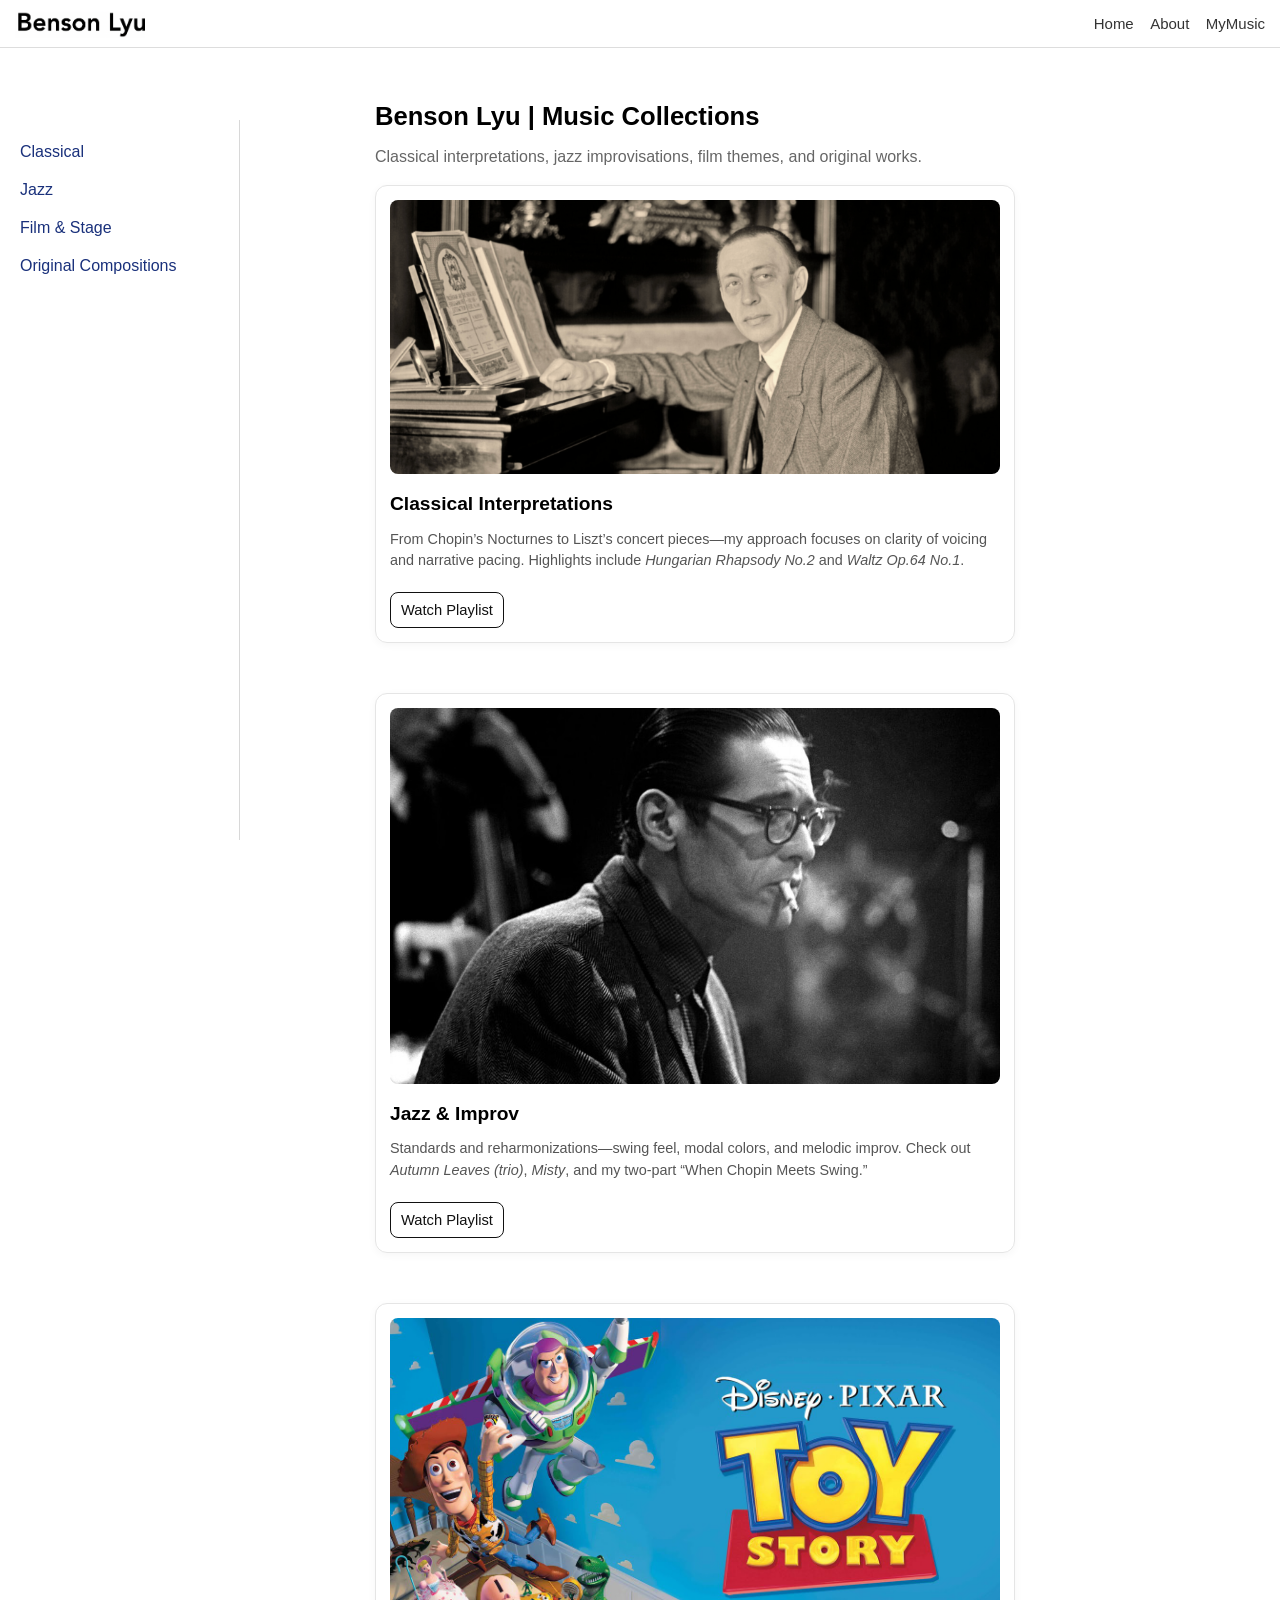
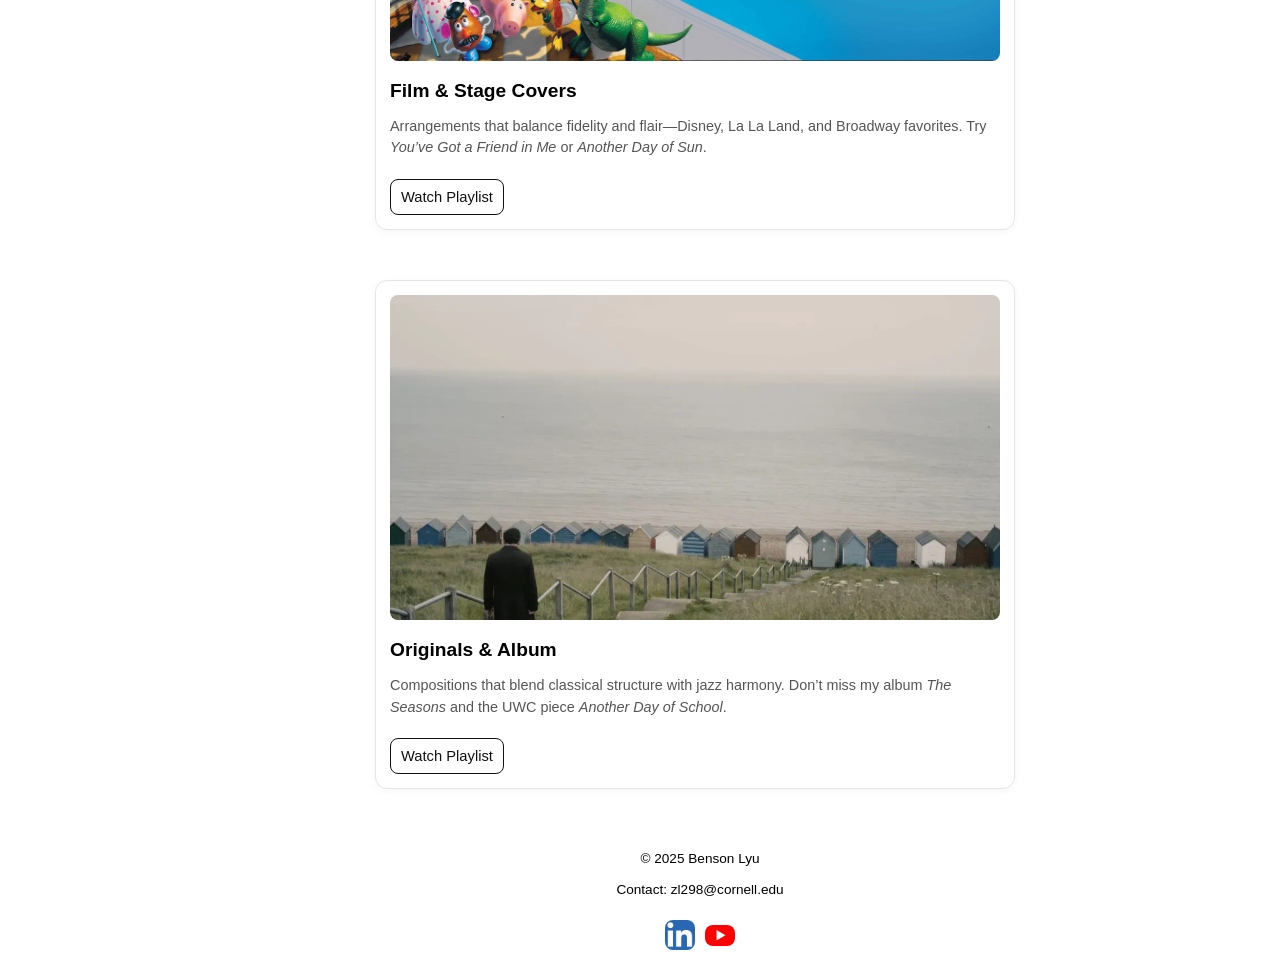
<file: mymusic.html>
<!DOCTYPE html>
<html lang="en">

<head>
    <meta charset="UTF-8">
    <meta name="viewport" content="width=device-width, initial-scale=1.0">
    <title>Benson Lyu</title>
    <link rel="stylesheet" href="styles/site.css">
</head>

<body>

    <header class="site-header">
        <a href="index.html" class="logo">
            <!-- Source: original work by Benson Lyu -->
            <img src="images/homepage-logo.png" alt="Benson Lyu" class="logo-img">
        </a>
        <nav class="nav-section">
            <a href="index.html">Home</a>
            <a href="about.html">About</a>
            <a href="mymusic.html">MyMusic</a>
        </nav>

        <!-- adding new hamburger button -->
        <button id="hamburger-btn" class="hamburger-btn">☰</button>

        <nav id="hamburger-menu" class="hidden hamburger-menu">
            <a href="index.html">Home</a>
            <a href="about.html">About</a>
            <a href="smart-hvac.html">Project 1</a>
            <a href="skymirror.html">Project 2</a>
            <a href="goldman.html">Milestone</a>
            <a href="mymusic.html">MyMusic</a>
        </nav>
        <!-- adding new hamburger button -->
    </header>

    <div class="wide-main">
        <nav class="toc-nav">
            <ul>
                <li><a href="#music-classical">Classical</a></li>
                <li><a href="#music-jazz">Jazz</a></li>
                <li><a href="#music-film">Film & Stage</a></li>
                <li><a href="#music-original">Original Compositions</a></li>
            </ul>
        </nav>

        <main>
            <section class="music-section" id="mymusic">
                <h2 class="music-title">Benson Lyu | Music Collections</h2>
                <p class="music-sub">Classical interpretations, jazz improvisations, film themes, and original works.</p>

                <!-- 1) Classical -->
                <article class="music-block" id="music-classical">
                    <figure>
                        <img src="images/MyMusic-classical.png" alt="Classical piano performance" class="music-img">
                        
                    </figure>
                    <div class="music-text">
                        <h3>Classical Interpretations</h3>
                        <p>From Chopin’s Nocturnes to Liszt’s concert pieces—my approach focuses on clarity of voicing and narrative pacing. Highlights include <em>Hungarian Rhapsody No.2</em> and <em>Waltz Op.64 No.1</em>.</p>
                    <a class="music-btn" 
                    href="https://www.youtube.com/watch?v=_LG6YniBtYQ&list=PLBbcR6u494Xfvlsd7cxKHHHIL8OZKJT__&index=14" 
                    target="_blank">Watch Playlist</a>
                    </div>
                </article>

                <!-- 2) Jazz -->
                <article class="music-block flip" id="music-jazz">
                    <figure>
                        <img src="images/MyMusic-bill-evans.jpeg" alt="Jazz trio rehearsal" class="music-img">
                       
                    </figure>
                    <div class="music-text">
                        <h3>Jazz & Improv</h3>
                        <p>Standards and reharmonizations—swing feel, modal colors, and melodic improv. Check out <em>Autumn Leaves (trio)</em>, <em>Misty</em>, and my two-part “When Chopin Meets Swing.”</p>
                    <a class="music-btn" 
                    href="https://www.youtube.com/watch?v=RSi0luCDYo8&list=PLBbcR6u494Xfvlsd7cxKHHHIL8OZKJT__&index=4" 
                    target="_blank">Watch Playlist</a>
                    </div>
                </article>

                <!-- 3) Film & Stage -->
                <article class="music-block" id="music-film">
                    <figure>
                        <img src="images/MyMusic-disney.jpg" alt="Performance of film music" class="music-img">
                        
                    </figure>
                    <div class="music-text">
                        <h3>Film & Stage Covers</h3>
                        <p>Arrangements that balance fidelity and flair—Disney, La La Land, and Broadway favorites. Try <em>You’ve Got a Friend in Me</em> or <em>Another Day of Sun</em>.</p>
                                        <a class="music-btn" href="https://www.youtube.com/watch?v=1cRoIKTHcBI&list=PLBbcR6u494Xfvlsd7cxKHHHIL8OZKJT__&index=1" target="_blank">Watch Playlist</a>
                    </div>
                </article>

                <!-- 4) Originals -->
                <article class="music-block flip" id="music-original">
                    <figure>
                        <!-- Source: original work by Benson Lyu -->
                        <img src="images/MyMusic-orginal.PNG" alt="Original composition session" class="music-img">
                        
                    </figure>
                    <div class="music-text">
                        <h3>Originals & Album</h3>
                        <p>Compositions that blend classical structure with jazz harmony. Don’t miss my album <em>The Seasons</em> and the UWC piece <em>Another Day of School</em>.</p>
                                        <a class="music-btn" href="https://www.youtube.com/watch?v=4cmUJnSHqDg&list=PLBbcR6u494Xfvlsd7cxKHHHIL8OZKJT__&index=10" target="_blank">Watch Playlist</a>
                    </div>
                </article>
            </section>
        </main>
    </div>

    <footer>
        <div>
            <p>© 2025 Benson Lyu</p>
            <p>Contact: zl298@cornell.edu</p>
        </div>
        <div class="social-links">

            <div class="icon-wrap">
                <a href="https://www.linkedin.com/in/bensonlyu" target="_blank">
                    <img src="images/linkedin-logo.png" alt="LinkedIn icon">
                </a>
            </div>

            <div class="icon-wrap">
                <a href="https://www.youtube.com/@bensonlyu9827" target="_blank">
                    <img src="images/youtube-logo.png" alt="YouTube icon">
                </a>
            </div>
        </div>
    </footer>
    <script src="scripts/jquery-3.7.1.js"></script>
    <script src="scripts/hamburger.js"></script>

</body>

</html>
</file>
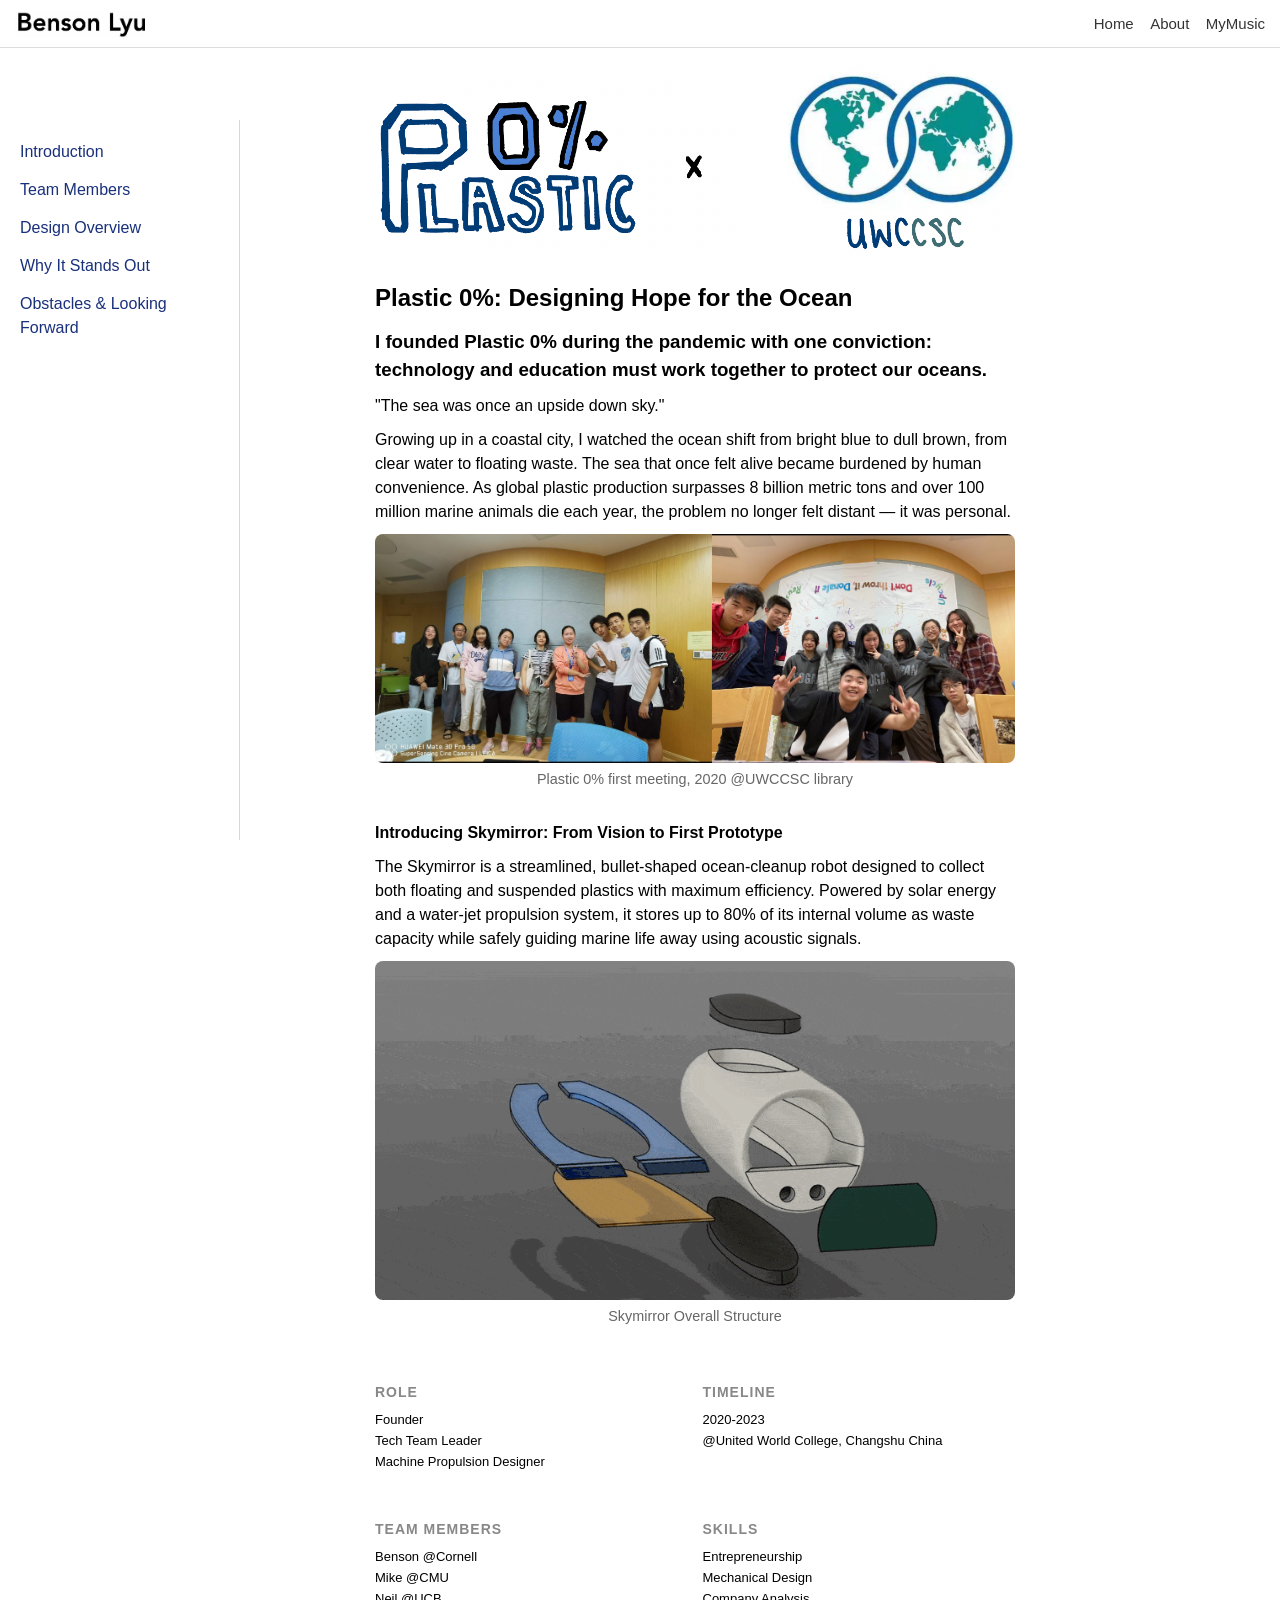
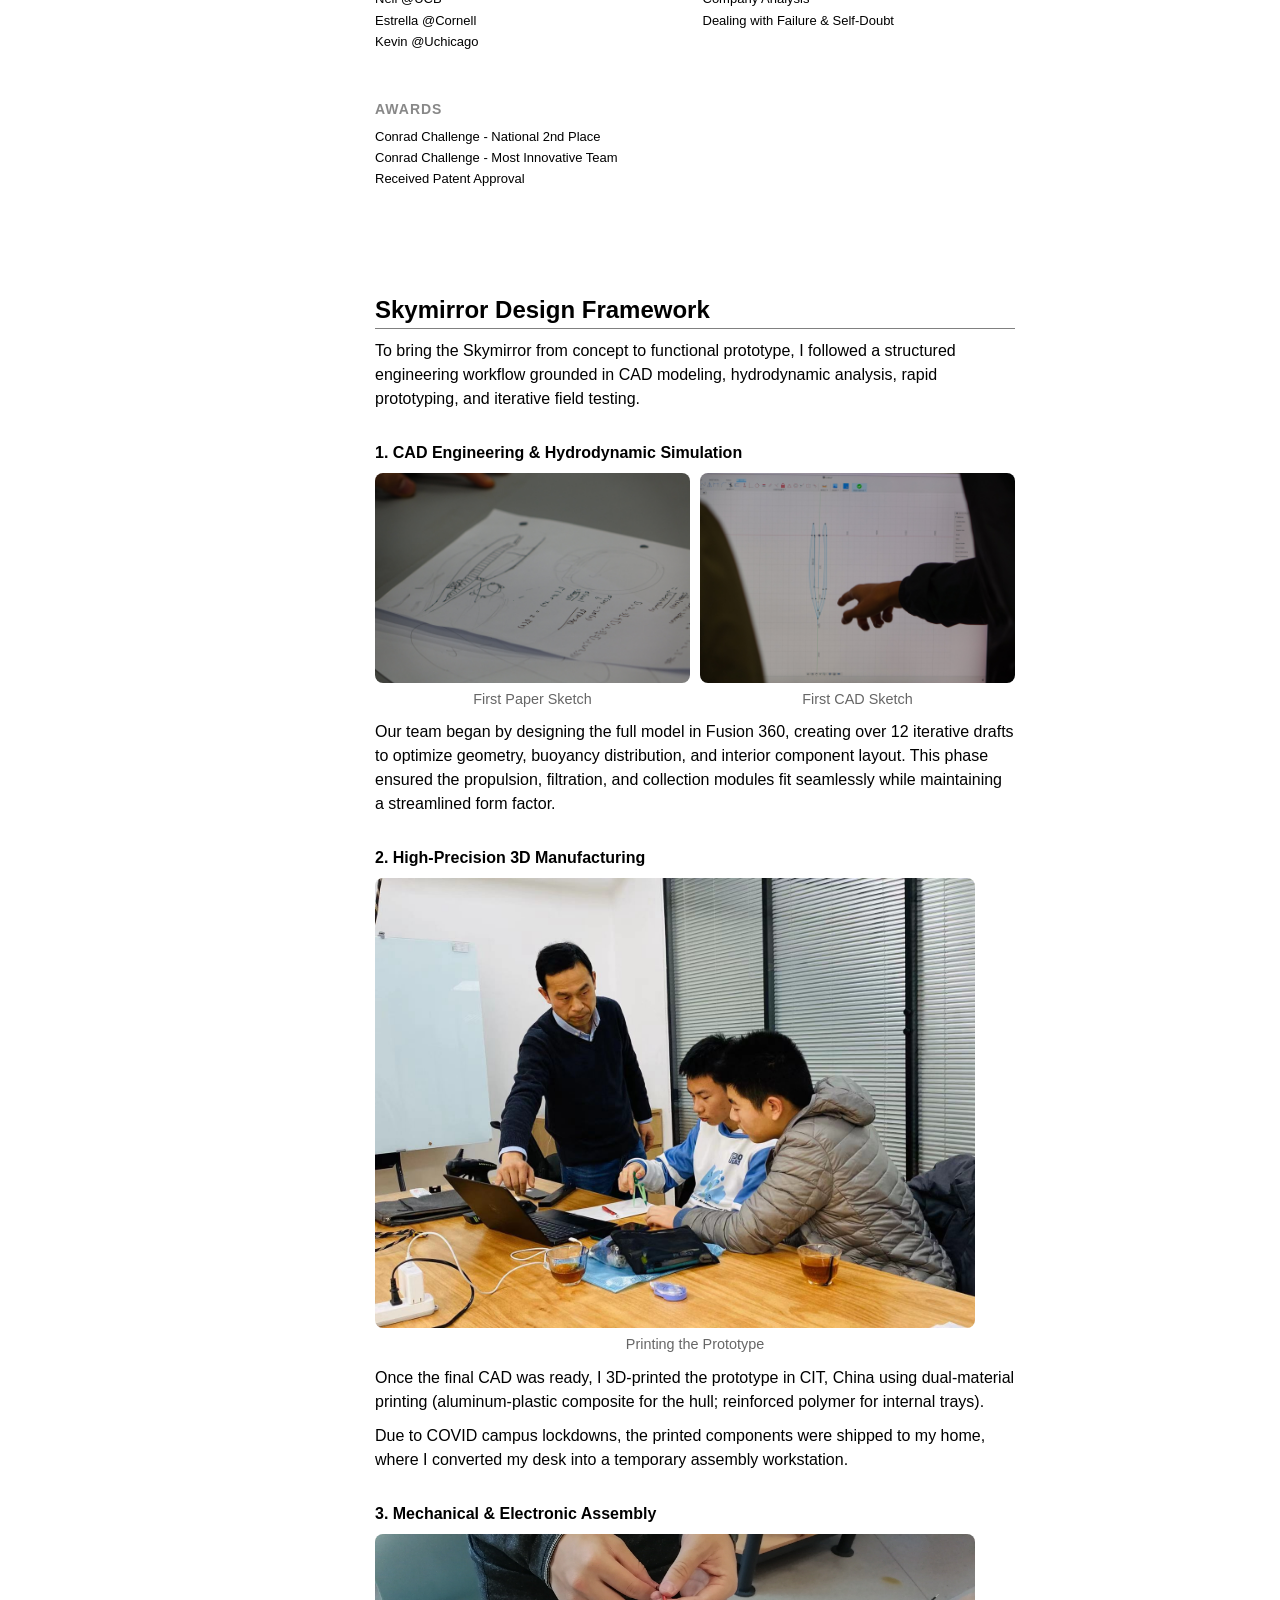
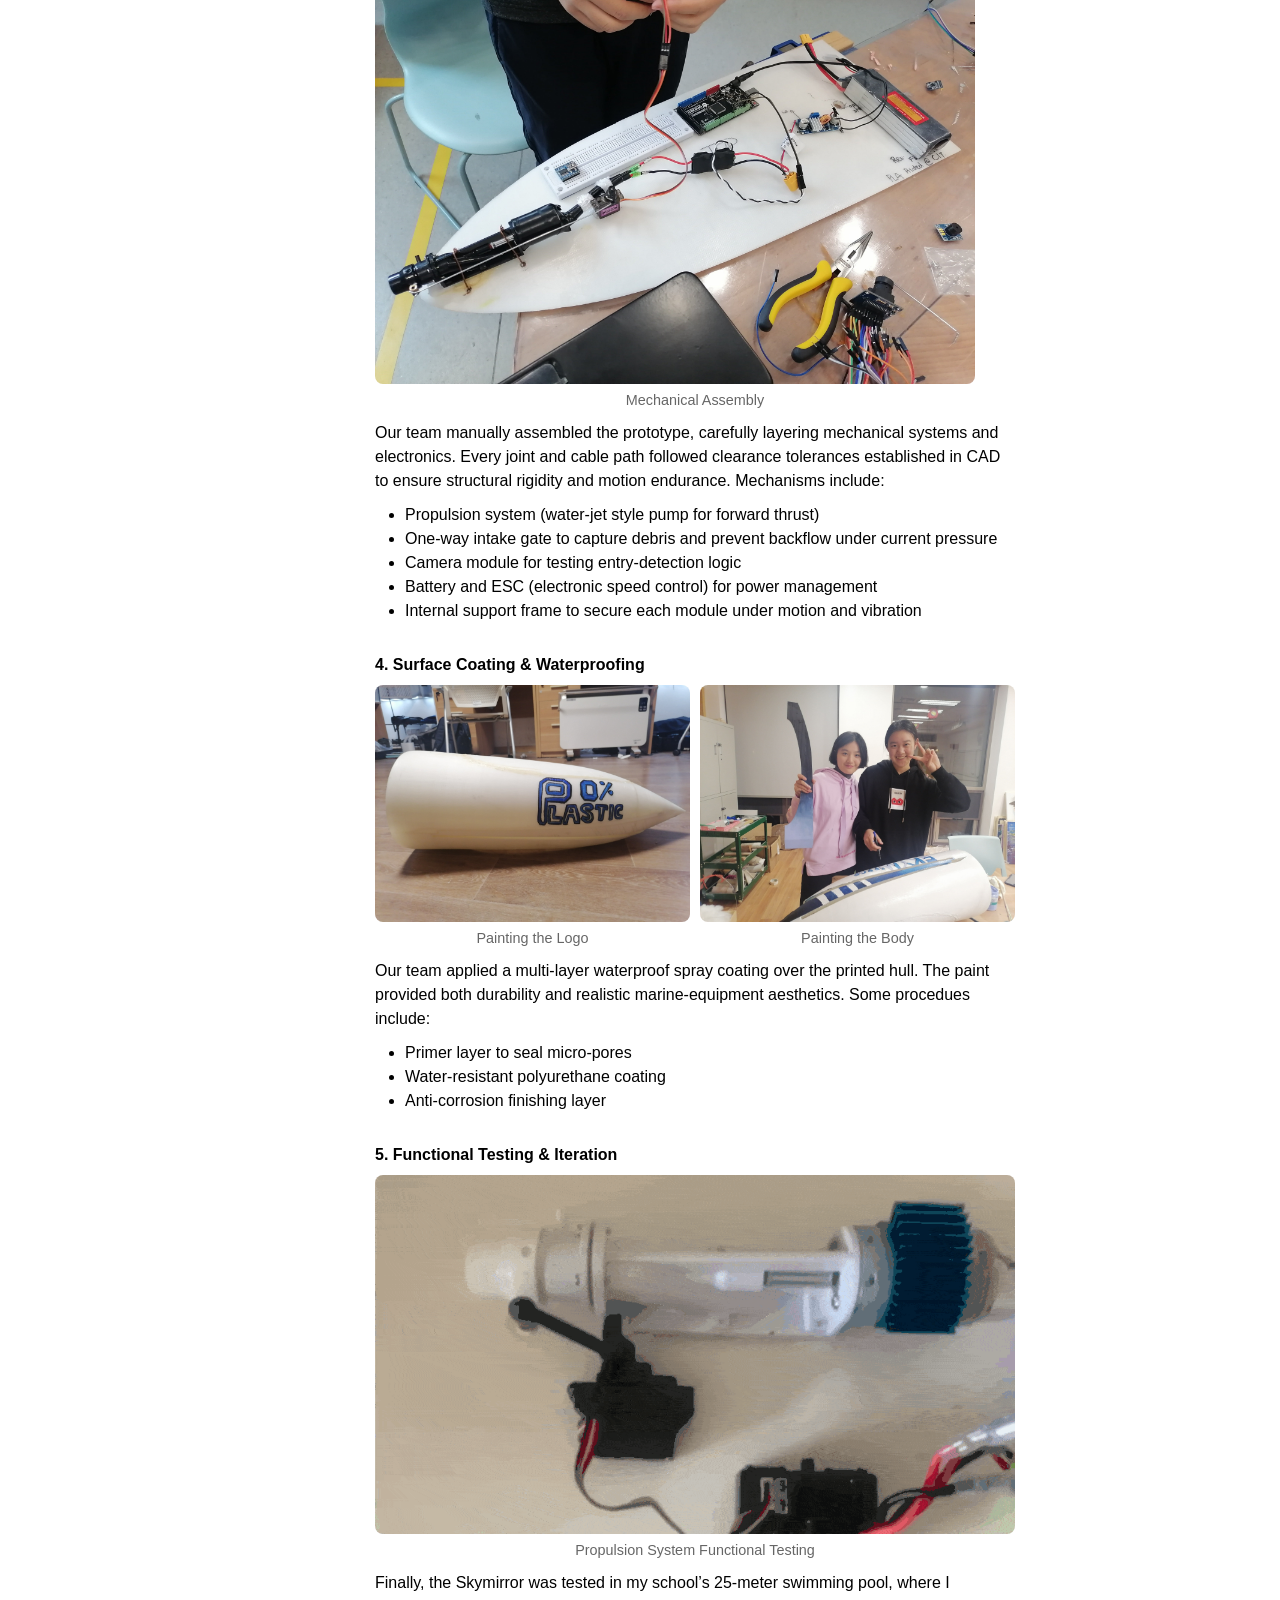
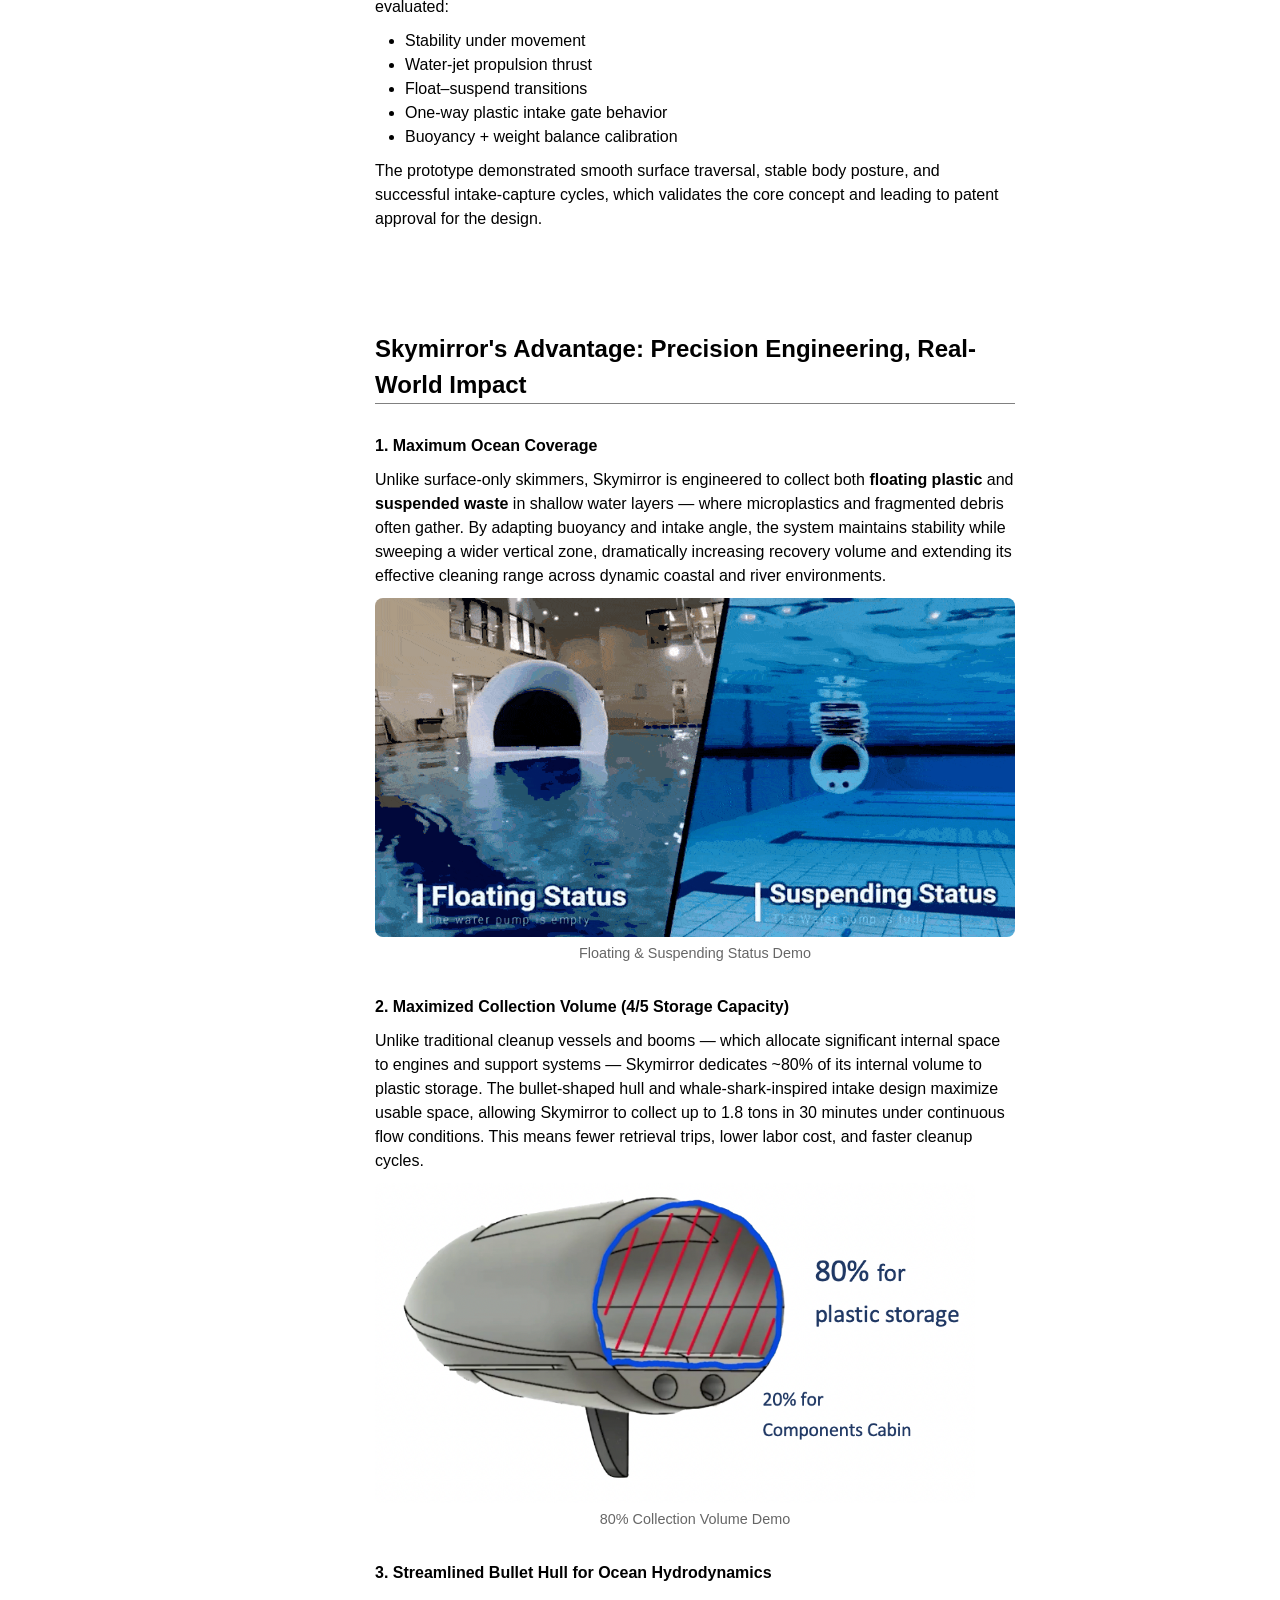
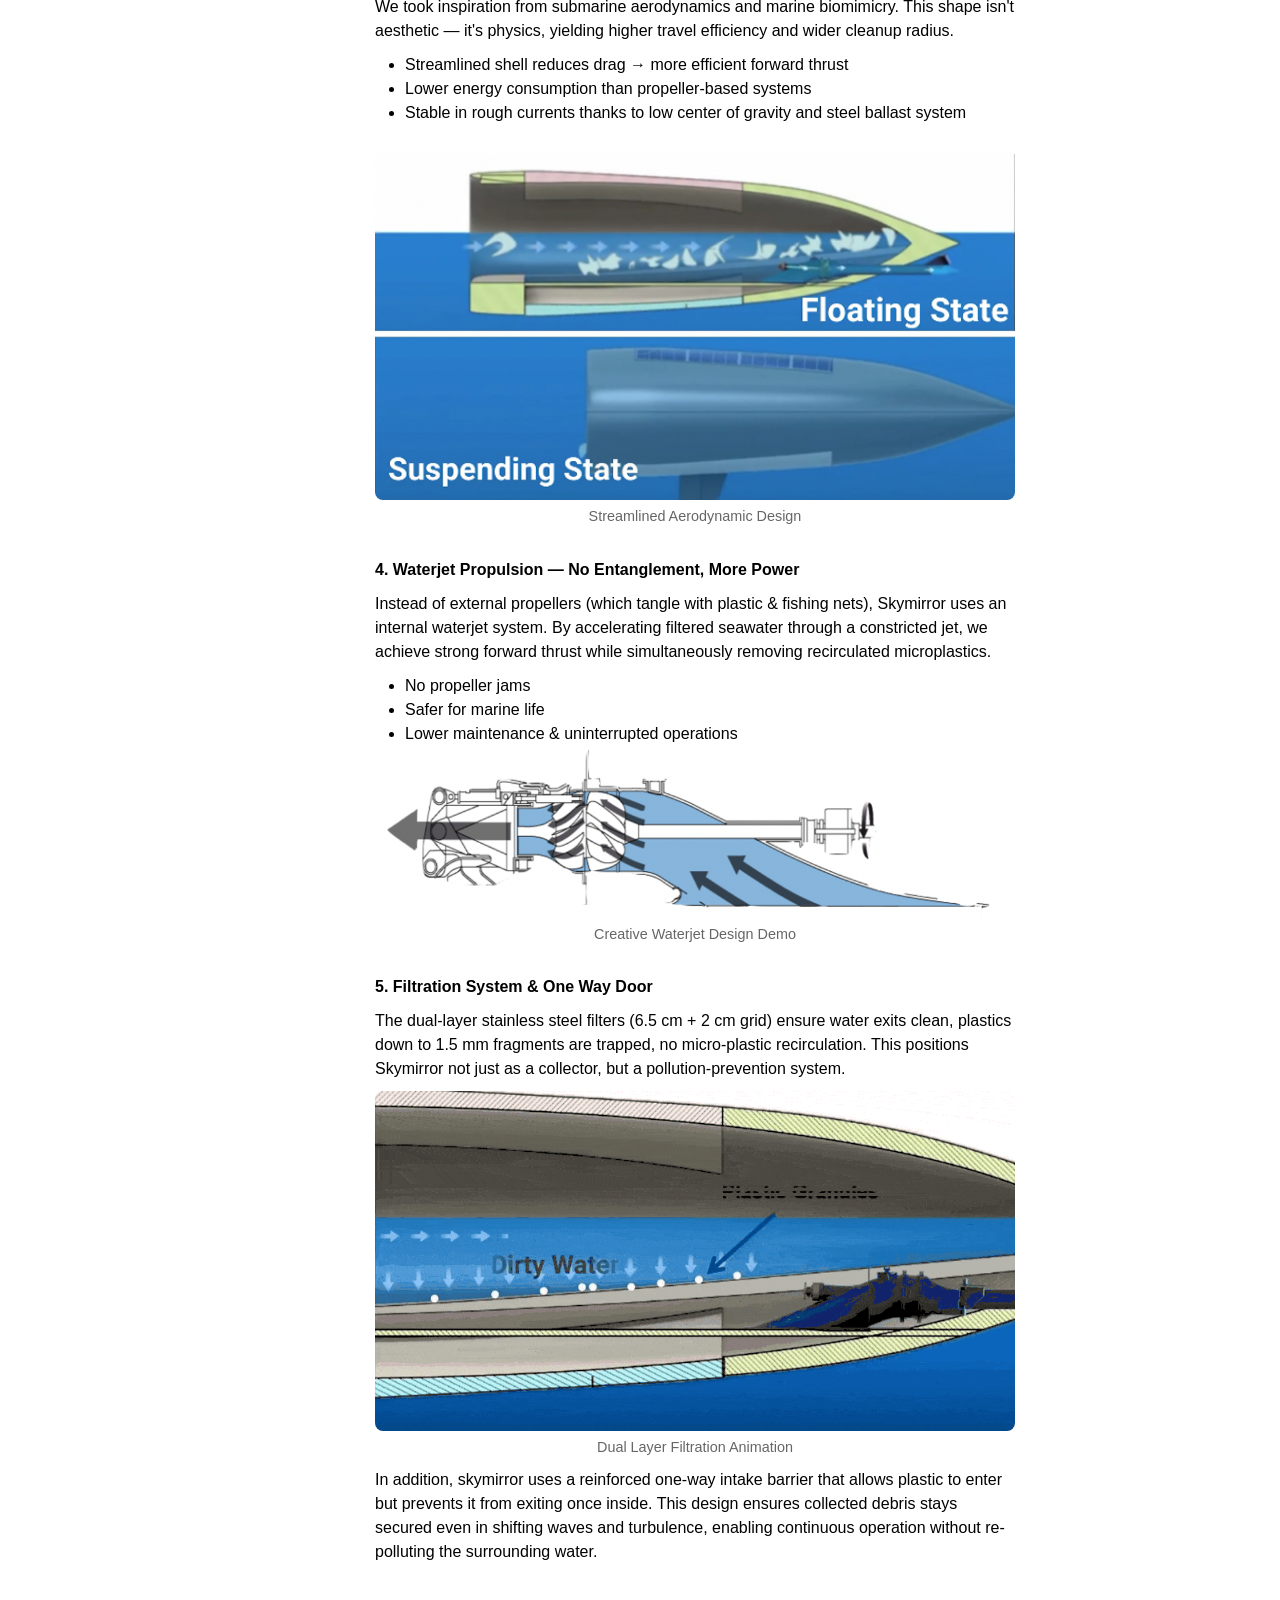
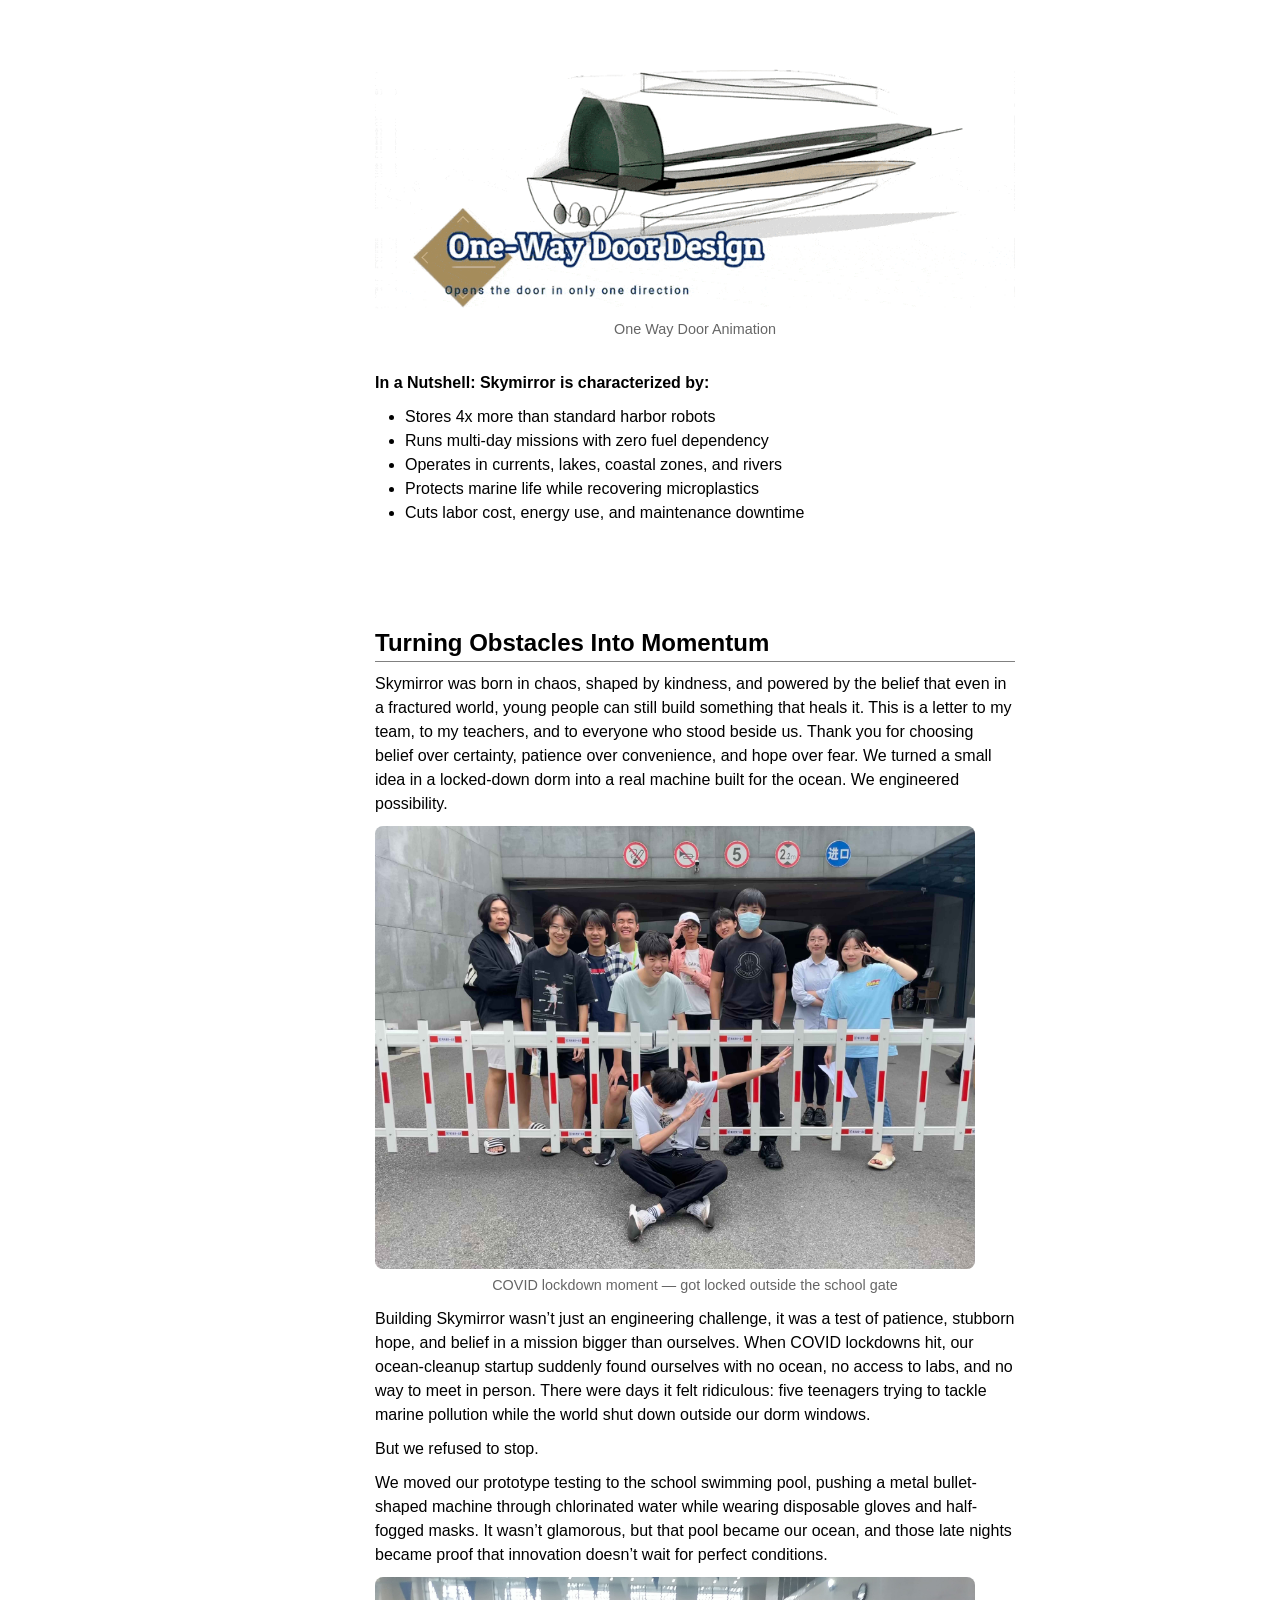
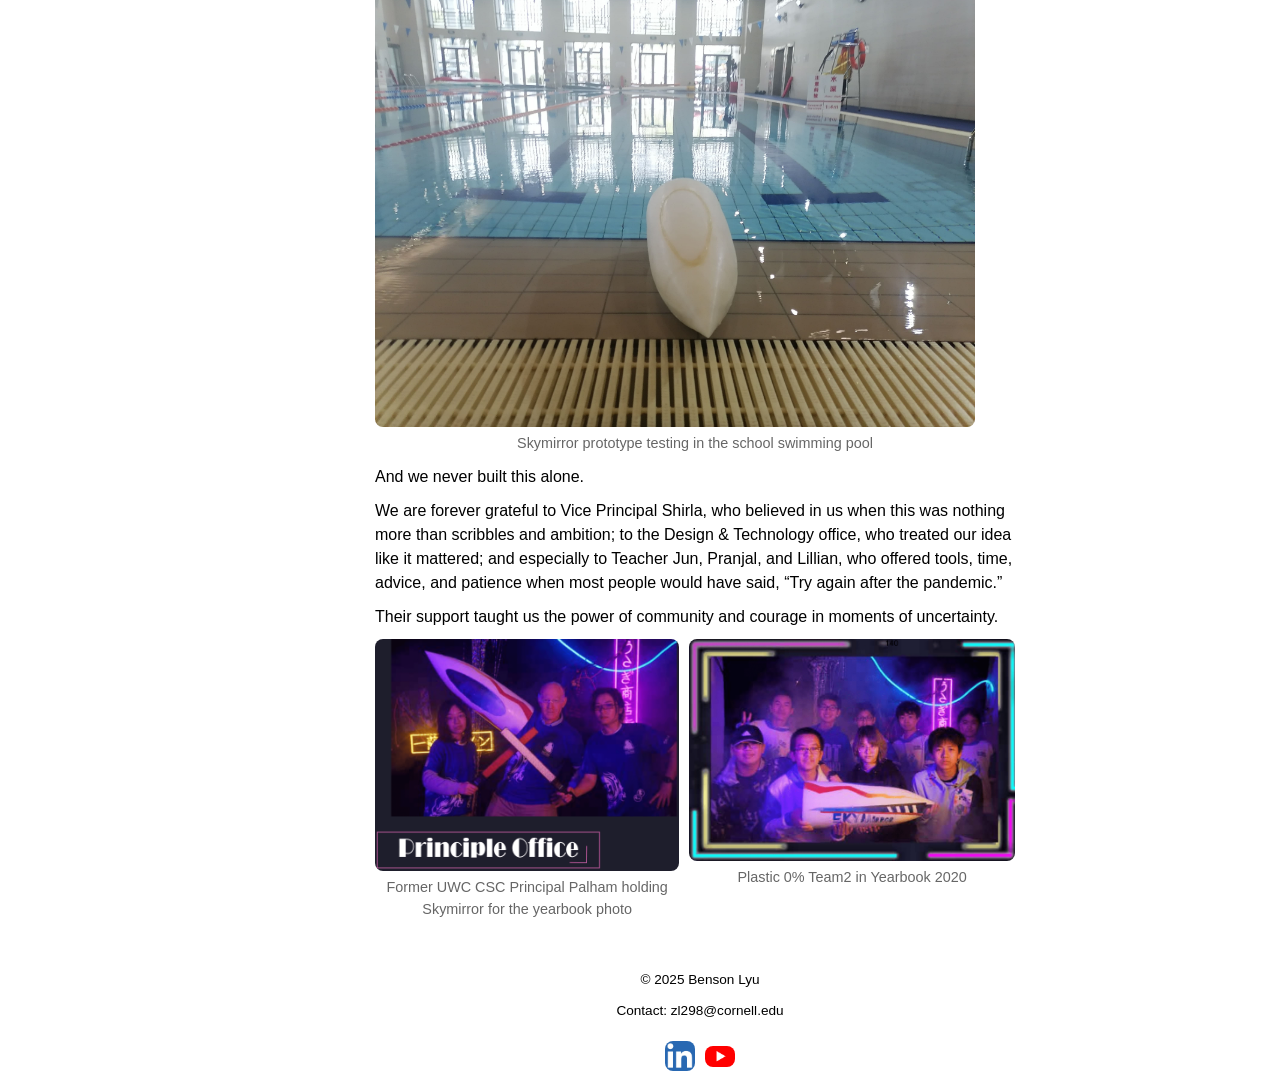
<file: skymirror.html>
<!DOCTYPE html>
<html lang="en">

<head>
    <meta charset="UTF-8">
    <meta name="viewport" content="width=device-width, initial-scale=1.0">
    <title>Benson Lyu</title>
    <link rel="stylesheet" href="styles/site.css">
</head>

<body>
    <header class="site-header">
        <a href="index.html" class="logo">
            <!-- Source: original work by Benson Lyu -->
            <img src="images/homepage-logo.png" alt="Benson Lyu" class="logo-img">
        </a>
        <nav class="nav-section">
            <a href="index.html">Home</a>
            <a href="about.html">About</a>
            <a href="mymusic.html">MyMusic</a>
        </nav>

        <!-- adding new hamburger button -->
        <button id="hamburger-btn" class="hamburger-btn">☰</button>

        <nav id="hamburger-menu" class="hidden hamburger-menu">
            <a href="index.html">Home</a>
             <a href="about.html">About</a>
            <a href="smart-hvac.html">Project 1</a>
            <a href="skymirror.html">Project 2</a>
            <a href="goldman.html">Milestone</a>
            <a href="mymusic.html">MyMusic</a>
        </nav>
        <!-- adding new hamburger button -->
    </header>

    <div class="wide-main">
        <nav class="toc-nav">
            <ul>
                <li><a href="#sky-intro">Introduction</a></li>
                <li><a href="#sky-teammembers">Team Members</a></li>
                <li><a href="#sky-designoverview">Design Overview</a></li>
                <li><a href="#sky-adv">Why It Stands Out</a></li>
                <li><a href="#sky-obstacle">Obstacles & Looking Forward</a></li>
            </ul>
        </nav>

        <main>
            <!-- Source: original work by Benson Lyu -->
            <img src="images/skymirror-plastic0-uwc-logo.png" alt="Plastic 0% Logo">
            <section class="skymirror-page-overview" id="sky-intro">
                <h1>Plastic 0%: Designing Hope for the Ocean</h1>
                <h3>I founded Plastic 0% during the pandemic with one conviction: technology and education must work together to protect our oceans.</h3>
                <p>"The sea was once an upside down sky."</p>
                <p>Growing up in a coastal city, I watched the ocean shift from bright blue to dull brown, from clear water to floating waste. The sea that once felt alive became burdened by human convenience. As global plastic production surpasses 8 billion metric tons and over 100 million marine animals die each year, the problem no longer felt distant — it was personal.</p>
                <figure>
                    <!-- Source: original work by Benson Lyu -->
                    <img src="images/skymirror-group-photo-all.jpg" alt="Plastic 0% first meeting, 2020 @UWCCSC library">
                    <figcaption style="font-size:0.9rem; color:#666; margin-top:6px;">
                        Plastic 0% first meeting, 2020 @UWCCSC library
                    </figcaption>
                </figure>
                <h4>Introducing Skymirror: From Vision to First Prototype</h4>

                <p>The Skymirror is a streamlined, bullet-shaped ocean-cleanup robot designed to collect both floating and suspended plastics with maximum efficiency. Powered by solar energy and a water-jet propulsion system, it stores up to 80% of its internal volume as waste capacity while safely guiding marine life away using acoustic signals.</p>

                <figure>
                    <!-- Source: original work by Benson Lyu -->
                    <img src="images/skymirror-decomposition.gif" alt="Overall Demo">
                    <figcaption style="font-size:0.9rem; color:#666; margin-top:6px;">
                        Skymirror Overall Structure
                    </figcaption>
                </figure>

                <section class="project-info">
                    <div class="info-block">
                        <h4>Role</h4>
                        <p>Founder</p>
                        <p>Tech Team Leader</p>
                        <p>Machine Propulsion Designer</p>
                    </div>

                    <div class="info-block">
                        <h4>Timeline</h4>
                        <p>2020-2023</p>
                        <p>@United World College, Changshu China</p>
                    </div>

                    <div class="info-block">
                        <h4>Team Members</h4>
                        <p>Benson @Cornell</p>
                        <p>Mike @CMU</p>
                        <p>Neil @UCB</p>
                        <p>Estrella @Cornell</p>
                        <p>Kevin @Uchicago</p>
                    </div>

                    <div class="info-block">
                        <h4>Skills</h4>
                        <p>Entrepreneurship</p>
                        <p>Mechanical Design</p>
                        <p>Company Analysis</p>
                        <p>Dealing with Failure & Self-Doubt</p>
                    </div>

                    <div class="info-block">
                        <h4>Awards</h4>
                        <p>Conrad Challenge - National 2nd Place</p>
                        <p>Conrad Challenge - Most Innovative Team</p>
                        <p>Received Patent Approval</p>
                    </div>
                </section>
            </section>

            <section class="skymirror-design-framework" id="sky-designoverview">
                <h2>Skymirror Design Framework</h2>
                <p>To bring the Skymirror from concept to functional prototype, I followed a structured engineering workflow grounded in CAD modeling, hydrodynamic analysis, rapid prototyping, and iterative field testing.</p>
                <div>
                    <h4>1. CAD Engineering & Hydrodynamic Simulation</h4>
                    <div class="skymirror-picseperate">
                        <figure>
                            <!-- Source: original work by Benson Lyu -->
                            <img src="images/skymirror-sketch1.JPG" alt="Paper Sketch">
                            <figcaption style="font-size:0.9rem; color:#666; margin-top:6px;">
                                First Paper Sketch
                            </figcaption>
                        </figure>

                        <figure>
                            <!-- Source: original work by Benson Lyu -->
                            <img src="images/skymirror-sketch2.JPG" alt="CAD Sketch">
                            <figcaption style="font-size:0.9rem; color:#666; margin-top:6px;">
                                First CAD Sketch
                            </figcaption>
                        </figure>
                    </div>
                    <p>Our team began by designing the full model in Fusion 360, creating over 12 iterative drafts to optimize geometry, buoyancy distribution, and interior component layout. This phase ensured the propulsion, filtration, and collection modules fit seamlessly while maintaining a streamlined form factor.</p>
                </div>

                <div>
                    <h4>2. High-Precision 3D Manufacturing</h4>
                    <figure>
                        <!-- Source: original work by Benson Lyu -->
                        <img src="images/skymirror-factory2.JPG" alt="Printing Prototype" class="sky-smallpic">
                        <figcaption style="font-size:0.9rem; color:#666; margin-top:6px;">
                            Printing the Prototype
                        </figcaption>
                    </figure>
                    <p>Once the final CAD was ready, I 3D-printed the prototype in CIT, China using dual-material printing (aluminum-plastic composite for the hull; reinforced polymer for internal trays).</p>
                    <p>Due to COVID campus lockdowns, the printed components were shipped to my home, where I converted my desk into a temporary assembly workstation.</p>
                </div>

                <div>
                    <h4>3. Mechanical & Electronic Assembly</h4>
                    <figure>
                        <!-- Source: original work by Benson Lyu -->
                        <img src="images/skymirror-propeller4.JPG" alt="Mechanical Assembly" class="sky-smallpic">
                        <figcaption style="font-size:0.9rem; color:#666; margin-top:6px;">
                            Mechanical Assembly
                        </figcaption>
                    </figure>
                    <p>Our team manually assembled the prototype, carefully layering mechanical systems and electronics. Every joint and cable path followed clearance tolerances established in CAD to ensure structural rigidity and motion endurance. Mechanisms include:</p>
                    <ul>
                        <li>Propulsion system (water-jet style pump for forward thrust)</li>
                        <li>One-way intake gate to capture debris and prevent backflow under current pressure</li>
                        <li>Camera module for testing entry-detection logic</li>
                        <li>Battery and ESC (electronic speed control) for power management</li>
                        <li>Internal support frame to secure each module under motion and vibration</li>
                    </ul>
                </div>

                <div>
                    <h4>4. Surface Coating & Waterproofing</h4>
                    <div class="skymirror-picseperate">
                        <figure>
                            <!-- Source: original work by Benson Lyu -->
                            <img src="images/skymirror-paint1.JPG" alt="Painting Skymirror1">
                            <figcaption style="font-size:0.9rem; color:#666; margin-top:6px;">
                                Painting the Logo
                            </figcaption>
                        </figure>
                        <figure>
                            <!-- Source: original work by Benson Lyu -->
                            <img src="images/skymirror-paint2.JPG" alt="Painting Skymirror2">
                            <figcaption style="font-size:0.9rem; color:#666; margin-top:6px;">
                                Painting the Body
                            </figcaption>
                        </figure>
                    </div>
                    <p>Our team applied a multi-layer waterproof spray coating over the printed hull. The paint provided both durability and realistic marine-equipment aesthetics. Some procedues include:</p>
                    <ul>
                        <li>Primer layer to seal micro-pores</li>
                        <li>Water-resistant polyurethane coating</li>
                        <li>Anti-corrosion finishing layer</li>
                    </ul>
                </div>

                <div>
                    <h4>5. Functional Testing & Iteration</h4>
                    <figure>
                        <!-- Source: original work by Benson Lyu -->
                        <img src="images/skymirror-propulsiondemo.gif" alt="Propulsion Functional Testing">
                        <figcaption style="font-size:0.9rem; color:#666; margin-top:6px;">
                            Propulsion System Functional Testing
                        </figcaption>
                    </figure>
                    <p>Finally, the Skymirror was tested in my school’s 25-meter swimming pool, where I evaluated:</p>
                    <ul>
                        <li>Stability under movement</li>
                        <li>Water-jet propulsion thrust</li>
                        <li>Float–suspend transitions</li>
                        <li>One-way plastic intake gate behavior</li>
                        <li>Buoyancy + weight balance calibration</li>
                    </ul>
                    <p>The prototype demonstrated smooth surface traversal, stable body posture, and successful intake-capture cycles, which validates the core concept and leading to patent approval for the design.</p>
                </div>
            </section>

            <section class="skymirror-usp" id="sky-adv">
                <h2>Skymirror's Advantage: Precision Engineering, Real-World Impact</h2>
                <div>
                    <h4>1. Maximum Ocean Coverage</h4>
                    <p>Unlike surface-only skimmers, Skymirror is engineered to collect both <strong>floating plastic</strong> and <strong>suspended waste</strong> in shallow water layers — where microplastics and fragmented debris often gather. By adapting buoyancy and intake angle, the system maintains stability while sweeping a wider vertical zone, dramatically increasing recovery volume and extending its effective cleaning range across dynamic coastal and river environments.</p>
                    <figure>
                        <!-- Source: original work by Benson Lyu -->
                        <img src="images/skymirror-floatsuspend.gif" alt="Floating and Suspending Status Demo">
                        <figcaption style="font-size:0.9rem; color:#666; margin-top:6px;">
                            Floating & Suspending Status Demo
                        </figcaption>
                    </figure>
                </div>

                <div>
                    <h4>2. Maximized Collection Volume (4/5 Storage Capacity)</h4>
                    <p>Unlike traditional cleanup vessels and booms — which allocate significant internal space to engines and support systems — Skymirror dedicates ~80% of its internal volume to plastic storage. The bullet-shaped hull and whale-shark-inspired intake design maximize usable space, allowing Skymirror to collect up to 1.8 tons in 30 minutes under continuous flow conditions. This means fewer retrieval trips, lower labor cost, and faster cleanup cycles.</p>
                    <figure>
                        <!-- Source: original work by Benson Lyu -->
                        <img src="images/skymirror-usp1.png" alt="Unique Selling Point 1" class="sky-smallpic">
                        <figcaption style="font-size:0.9rem; color:#666; margin-top:6px;">
                            80% Collection Volume Demo
                        </figcaption>
                    </figure>
                </div>

                <div>
                    <h4>3. Streamlined Bullet Hull for Ocean Hydrodynamics</h4>
                    <p>We took inspiration from submarine aerodynamics and marine biomimicry. This shape isn't aesthetic — it's physics, yielding higher travel efficiency and wider cleanup radius.</p>
                    <ul>
                        <li>Streamlined shell reduces drag → more efficient forward thrust</li>
                        <li>Lower energy consumption than propeller-based systems</li>
                        <li>Stable in rough currents thanks to low center of gravity and steel ballast system</li>
                    </ul>
                    <figure>
                        <!-- Source: original work by Benson Lyu -->
                        <img src="images/skymirror-usp2.png" alt="Unique Selling Point 2">
                        <figcaption style="font-size:0.9rem; color:#666; margin-top:6px;">
                            Streamlined Aerodynamic Design
                        </figcaption>
                    </figure>
                </div>

                <div>
                    <h4>4. Waterjet Propulsion — No Entanglement, More Power</h4>
                    <p>Instead of external propellers (which tangle with plastic & fishing nets), Skymirror uses an internal waterjet system. By accelerating filtered seawater through a constricted jet, we achieve strong forward thrust while simultaneously removing recirculated microplastics.</p>
                    <ul>
                        <li>No propeller jams</li>
                        <li>Safer for marine life</li>
                        <li>Lower maintenance & uninterrupted operations</li>
                    </ul>
                    <figure>
                        <!-- Source: original work by Benson Lyu -->
                        <img src="images/skymirror-usp3.png" alt="Unique Selling Point 3">
                        <figcaption style="font-size:0.9rem; color:#666; margin-top:6px;">
                            Creative Waterjet Design Demo
                        </figcaption>
                    </figure>
                </div>

                <div>
                    <h4>5. Filtration System & One Way Door</h4>
                    <p>The dual-layer stainless steel filters (6.5 cm + 2 cm grid) ensure water exits clean, plastics down to 1.5 mm fragments are trapped, no micro-plastic recirculation. This positions Skymirror not just as a collector, but a pollution-prevention system.</p>
                    <figure>
                        <!-- Source: original work by Benson Lyu -->
                        <img src="images/skymirror-filter.gif" alt="Filtration Demo">
                        <figcaption style="font-size:0.9rem; color:#666; margin-top:6px;">
                            Dual Layer Filtration Animation
                        </figcaption>
                    </figure>
                    <p>In addition, skymirror uses a reinforced one-way intake barrier that allows plastic to enter but prevents it from exiting once inside. This design ensures collected debris stays secured even in shifting waves and turbulence, enabling continuous operation without re-polluting the surrounding water.</p>
                    <figure>
                        <!-- Source: original work by Benson Lyu -->
                        <img src="images/skymirror-onewaydoor.gif" alt="One Way Door Demo">
                        <figcaption style="font-size:0.9rem; color:#666; margin-top:6px;">
                            One Way Door Animation
                        </figcaption>
                    </figure>
                </div>

                <div>
                    <h4>In a Nutshell: Skymirror is characterized by:</h4>
                    <p></p>
                    <ul>
                        <li>Stores 4x more than standard harbor robots</li>
                        <li>Runs multi-day missions with zero fuel dependency</li>
                        <li>Operates in currents, lakes, coastal zones, and rivers</li>
                        <li>Protects marine life while recovering microplastics</li>
                        <li>Cuts labor cost, energy use, and maintenance downtime</li>
                    </ul>
                </div>
            </section>


            <section class="skymirror-difficulties" id="sky-obstacle">
                <h2>Turning Obstacles Into Momentum</h2>
                <p>Skymirror was born in chaos, shaped by kindness, and powered by the belief that even in a fractured world, young people can still build something that heals it. This is a letter to my team, to my teachers, and to everyone who stood beside us. Thank you for choosing belief over certainty, patience over convenience, and hope over fear. We turned a small idea in a locked-down dorm into a real machine built for the ocean. We engineered possibility. </p>

                <figure>
                    <!-- Source: original work by Benson Lyu -->
                    <img src="images/skymirror-covidlockdown.jpg" alt="Covid Lockdown" class="sky-smallpic">
                    <figcaption style="font-size:0.9rem; color:#666; margin-top:6px;">
                        COVID lockdown moment — got locked outside the school gate
                    </figcaption>
                </figure>

                <p>Building Skymirror wasn’t just an engineering challenge, it was a test of patience, stubborn hope, and belief in a mission bigger than ourselves. When COVID lockdowns hit, our ocean-cleanup startup suddenly found ourselves with no ocean, no access to labs, and no way to meet in person. There were days it felt ridiculous: five teenagers trying to tackle marine pollution while the world shut down outside our dorm windows.</p>

                <p>But we refused to stop.</p>

                <p>We moved our prototype testing to the school swimming pool, pushing a metal bullet-shaped machine through chlorinated water while wearing disposable gloves and half-fogged masks. It wasn’t glamorous, but that pool became our ocean, and those late nights became proof that innovation doesn’t wait for perfect conditions.</p>
                <figure>
                    <!-- Source: original work by Benson Lyu -->
                    <img src="images/skymirror-swimtest.JPG" alt="Skymirror Swim Test" class="sky-smallpic">
                    <figcaption style="font-size:0.9rem; color:#666; margin-top:6px;">
                        Skymirror prototype testing in the school swimming pool
                    </figcaption>
                </figure>

                <p>And we never built this alone.</p>

                <p>We are forever grateful to Vice Principal Shirla, who believed in us when this was nothing more than scribbles and ambition; to the Design & Technology office, who treated our idea like it mattered; and especially to Teacher Jun, Pranjal, and Lillian, who offered tools, time, advice, and patience when most people would have said, “Try again after the pandemic.”</p>
                <p>Their support taught us the power of community and courage in moments of uncertainty.</p>
                <div class="skymirror-picseperate">
                    <figure>
                        <!-- Source: original work by Benson Lyu -->
                        <img src="images/skymirror-principal-office.png" alt="Former UWC CSC Principal Palham holding the Skymirror for the yearbook photo">
                        <figcaption style="font-size:0.9rem; color:#666; margin-top:6px;">
                            Former UWC CSC Principal Palham holding Skymirror for the yearbook photo
                        </figcaption>
                    </figure>

                    <figure>
                        <!-- Source: original work by Benson Lyu -->
                        <img src="images/skymirror-yearbook1.png" alt="Team Year Book">
                        <figcaption style="font-size:0.9rem; color:#666; margin-top:6px;">
                            Plastic 0% Team2 in Yearbook 2020
                        </figcaption>
                    </figure>
                </div>
            </section>
        </main>
    </div>

    <footer>
        <div>
            <p>© 2025 Benson Lyu</p>
            <p>Contact: zl298@cornell.edu</p>
        </div>
        <div class="social-links">

            <div class="icon-wrap">
                <a href="https://www.linkedin.com/in/bensonlyu" target="_blank">
                    <img src="images/linkedin-logo.png" alt="LinkedIn icon">
                </a>
            </div>

            <div class="icon-wrap">
                <a href="https://www.youtube.com/@bensonlyu9827" target="_blank">
                    <img src="images/youtube-logo.png" alt="YouTube icon">
                </a>
            </div>
        </div>
    </footer>
    <script src="scripts/jquery-3.7.1.js"></script>
    <script src="scripts/hamburger.js"></script>
</body>

</html>
</file>
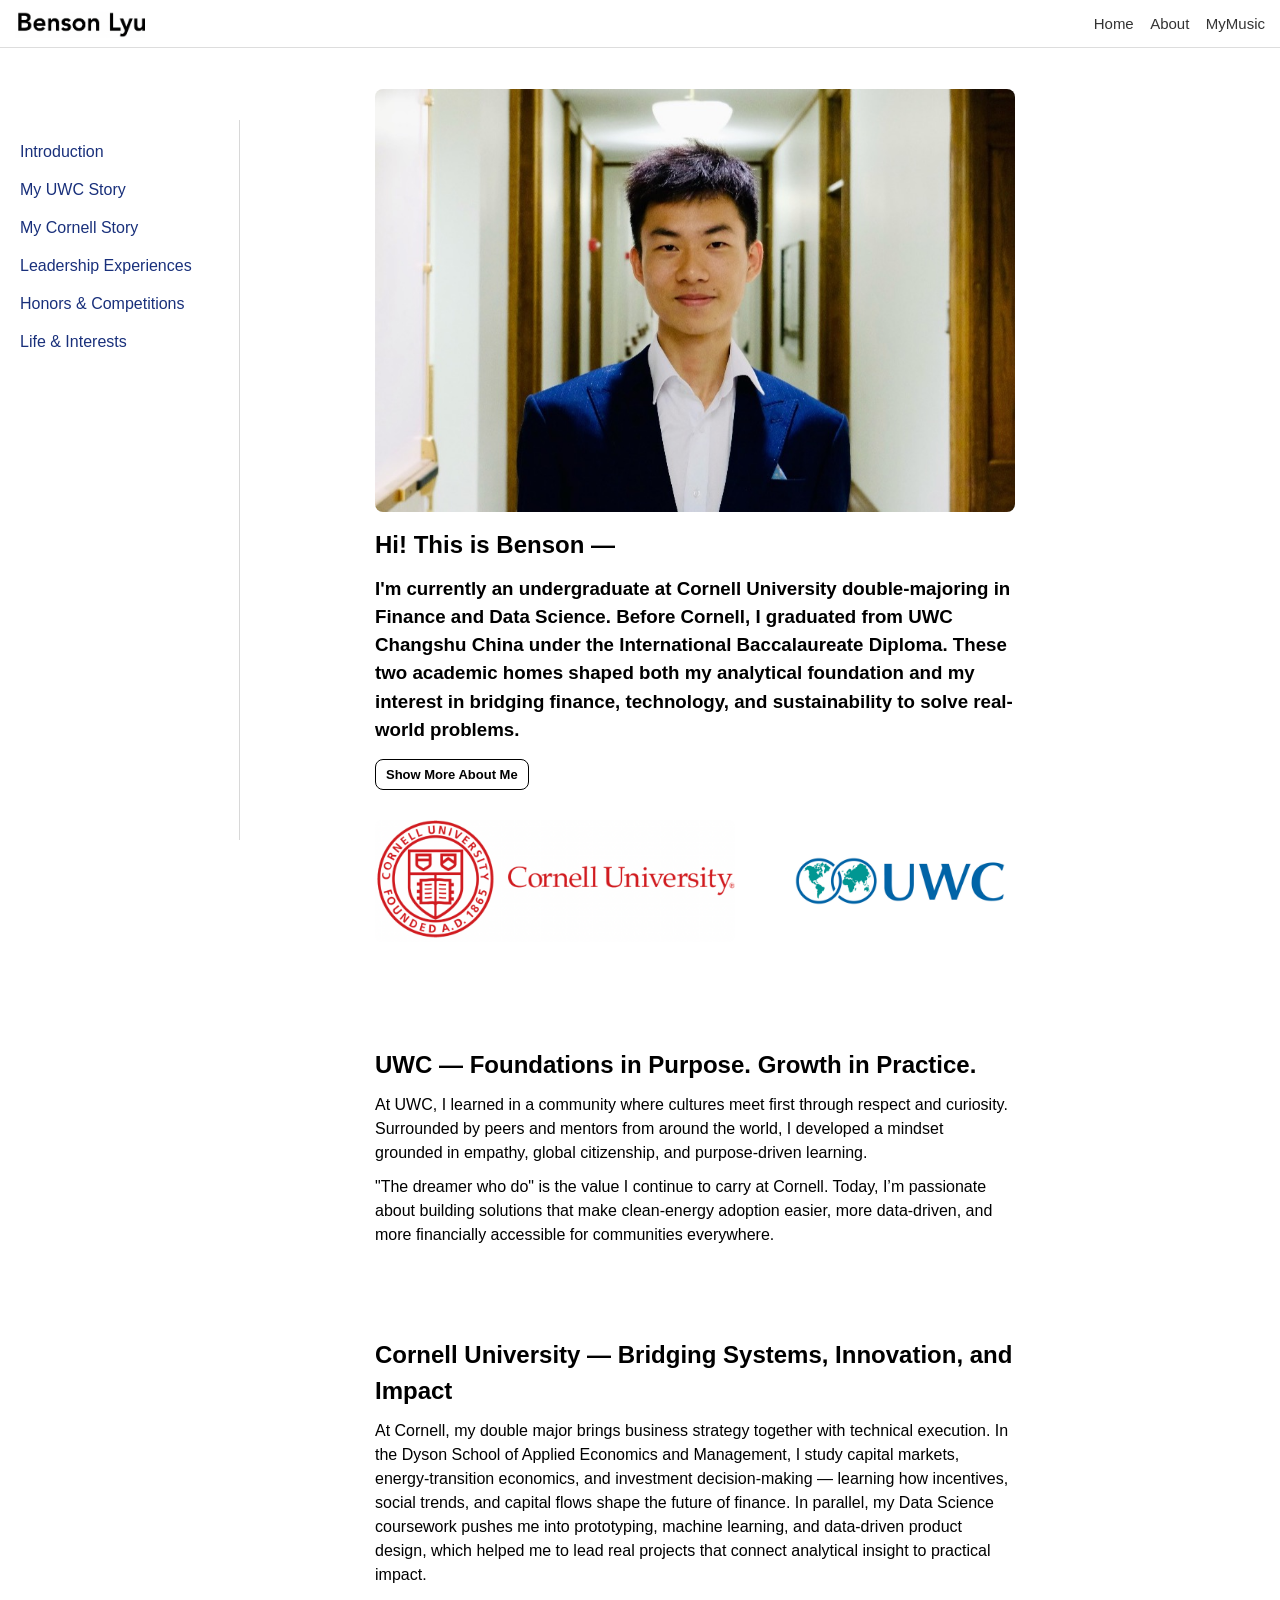
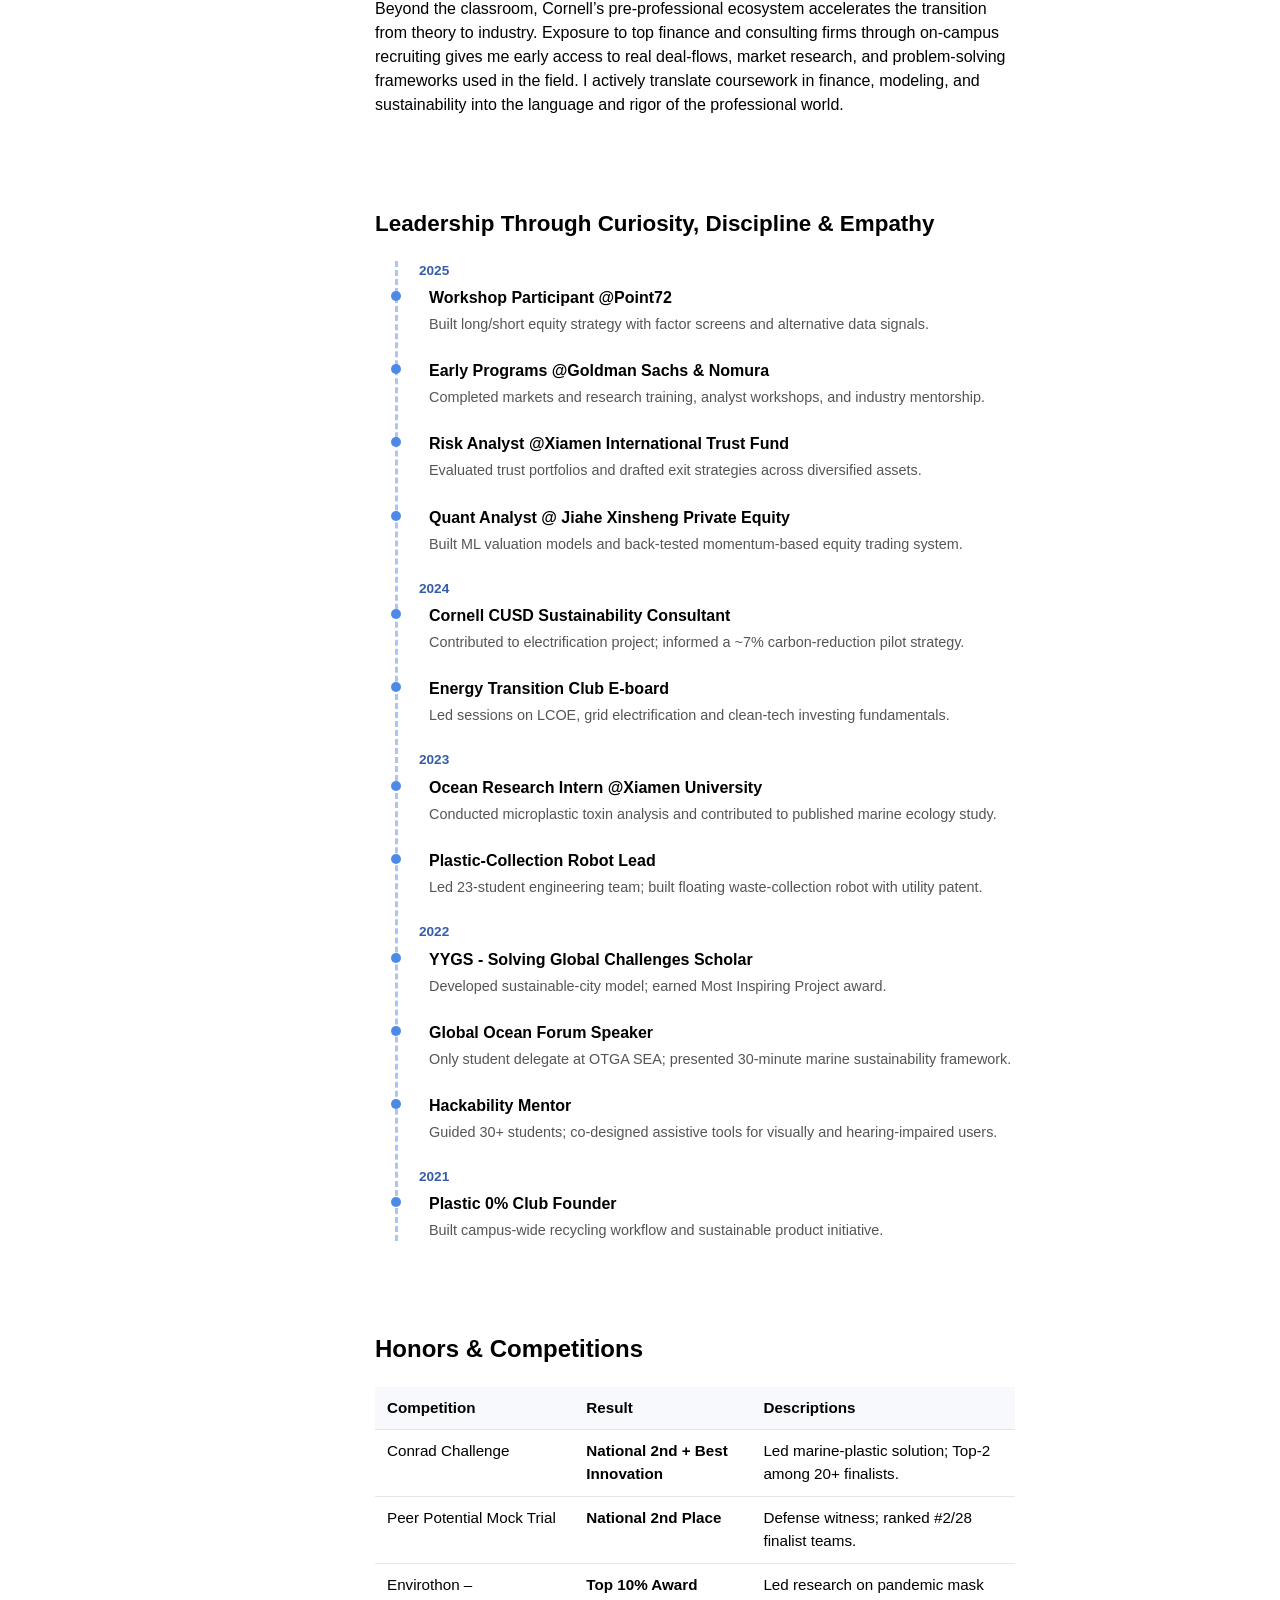
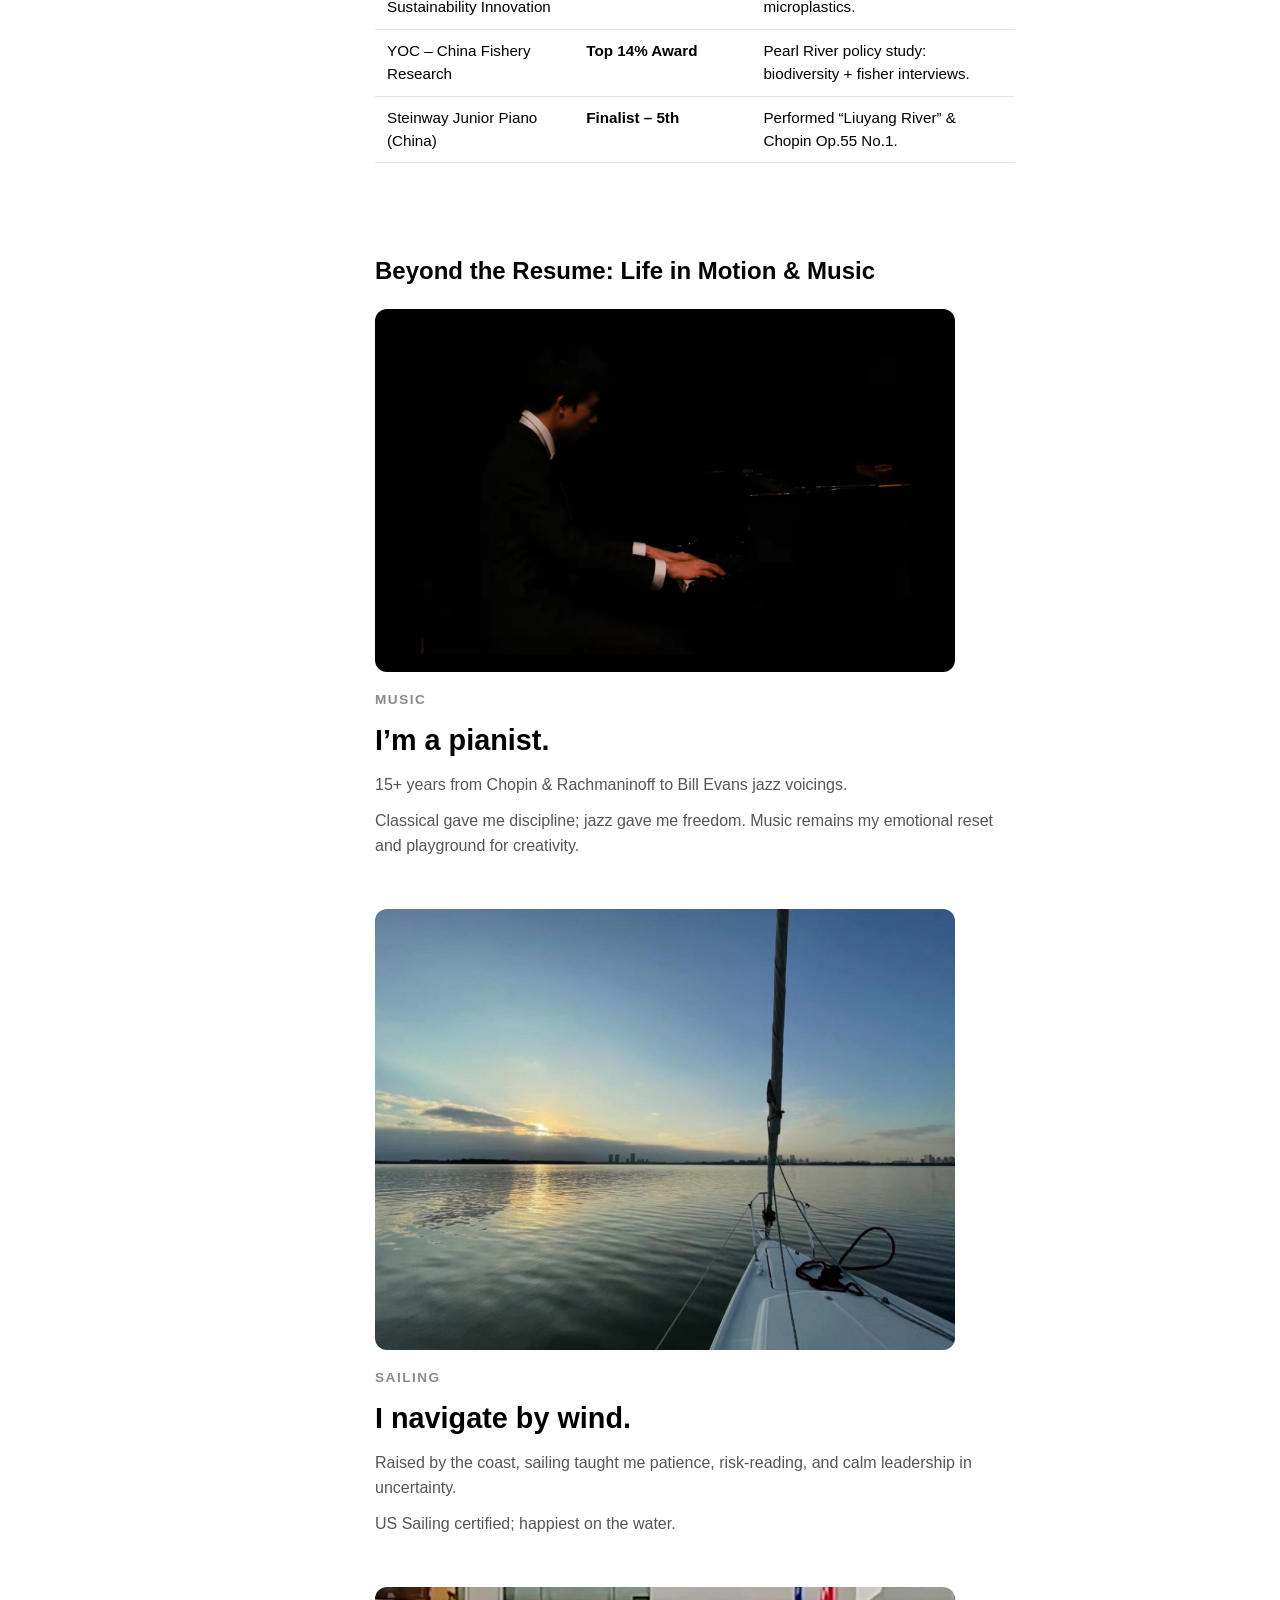
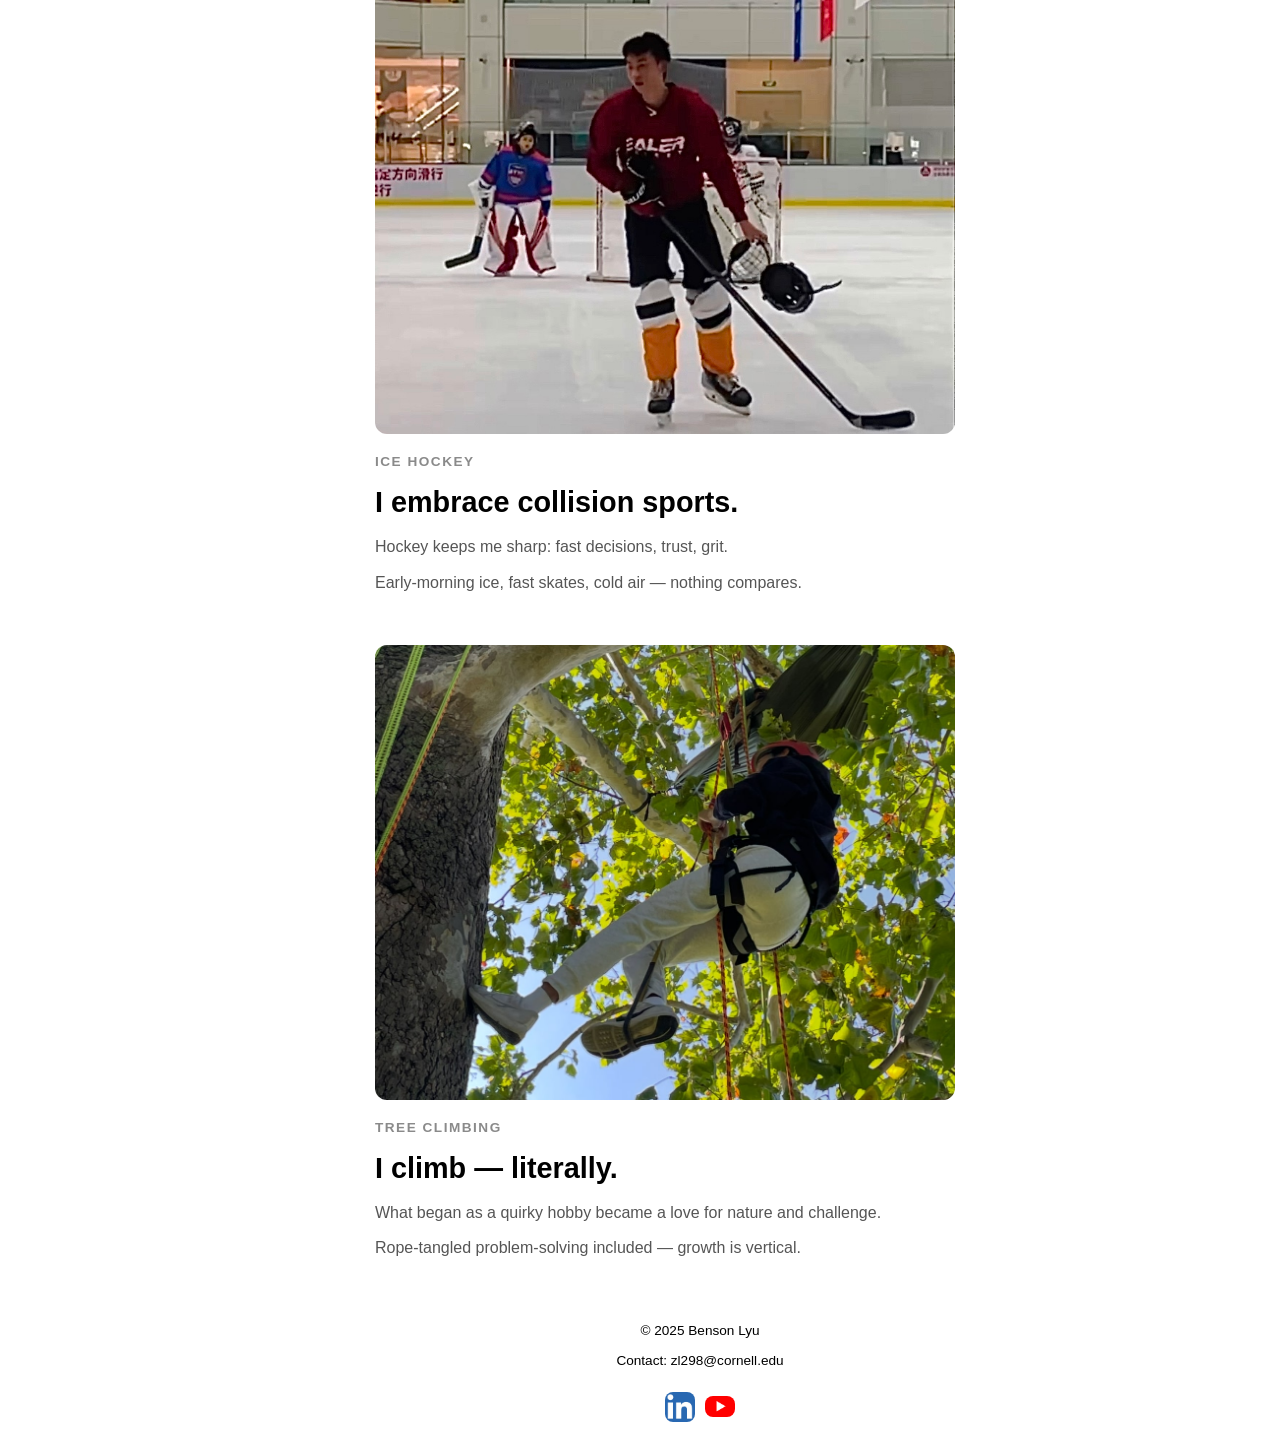
<file: Finalized-Personal Website/about.html>
<!DOCTYPE html>
<html lang="en">

<head>
    <meta charset="UTF-8">
    <meta name="viewport" content="width=device-width, initial-scale=1.0">
    <title>Benson Lyu</title>
    <link rel="stylesheet" href="styles/site.css">
</head>

<body>

    <header class="site-header">
        <a href="index.html" class="logo">
            <!-- Source: original work by Benson Lyu -->
            <img src="/images/homepage-logo.png" alt="Benson Lyu" class="logo-img">
        </a>
        <nav class="nav-section">
            <a href="index.html">Home</a>
            <a href="about.html">About</a>
            <a href="mymusic.html">MyMusic</a>
        </nav>

        <!-- adding new hamburger button -->
        <button id="hamburger-btn" class="hamburger-btn">☰</button>

        <nav id="hamburger-menu" class="hidden hamburger-menu">
            <a href="index.html">Home</a>
            <a href="smart-hvac.html">Project 1</a>
            <a href="skymirror.html">Project 2</a>
            <a href="goldman.html">Milestone</a>
            <a href="about.html">About</a>
            <a href="mymusic.html">MyMusic</a>
        </nav>
        <!-- adding new hamburger button -->
    </header>

    <div class="wide-main">
        <nav class="toc-nav">
            <ul>
                <li><a href="#intro">Introduction</a></li>
                <li><a href="#uwc">My UWC Story</a></li>
                <li><a href="#cornell">My Cornell Story</a></li>
                <li><a href="#timeline">Leadership Experiences</a></li>
                <li><a href="#awards">Honors & Competitions</a></li>
                <li><a href="#persona">Life & Interests</a></li>
            </ul>
        </nav>
        <main>
            <section class="about-intro" id="intro">
                <figure>
                    <!-- Source: original work by Benson Lyu -->
                    <picture>
                        <!-- 大屏幕用横图（rectangle） -->
                        <source media="(min-width: 1000px)" srcset="images/about-mypic-rec.jpg">

                        <!-- 小屏幕用正方形图（square） -->
                        <source media="(max-width: 999px)" srcset="images/about-mypic-sqr.jpg">

                        <!--确保永远有图 -->
                        <img src="images/about-mypic-rec.jpg" alt="Benson Official Picture">
                    </picture>
                </figure>
                <div>
                    <h1>Hi! This is Benson —</h1>
                    <h3>I'm currently an undergraduate at Cornell University double-majoring in Finance and Data Science. Before Cornell, I graduated from UWC Changshu China under the International Baccalaureate Diploma. These two academic homes shaped both my analytical foundation and my interest in bridging finance, technology, and sustainability to solve real-world problems.
                    </h3>
                </div>

                <!-- adding modal -->
                <button id="open-modal" class="modal-trigger">
                    Show More About Me
                </button>

                <div id="modal-overlay" class="overlay hidden"></div>

                <div id="simple-modal" class="modal hidden">
                    <button id="close-modal" class="close-x-button">×</button>
                    <h2>More About Me</h2>
                    <p>I study Applied Economics & Management and Information Science at Cornell. My work focuses on sustainability, user-centered design, and data-driven decision-making. Read my resume for more detail.</p>
                    <button id="resume-btn" class="modal-trigger">Resume</button>
                    <picture id="resume-pic" class="resume-pic hidden">
                        <img src="images/about-my-resume.png" alt="my resume 1 page">
                    </picture>
                </div>
                <!-- adding modal -->

                <div class="about-intro-logos">
                    <figure>
                        <img src="images/about-cornell-logo.png" alt="Cornell Logo">
                    </figure>

                    <figure>
                        <img src="images/about-uwc-logo.png" alt="UWC Logo">
                    </figure>

                </div>
            </section>

            <section class="about-uwc-summary" id="uwc">
                <h2>UWC — Foundations in Purpose. Growth in Practice.
                </h2>
                <p>At UWC, I learned in a community where cultures meet first through respect and curiosity. Surrounded by peers and mentors from around the world, I developed a mindset grounded in empathy, global citizenship, and purpose-driven learning.</p>

                <p>"The dreamer who do" is the value I continue to carry at Cornell. Today, I’m passionate about building solutions that make clean-energy adoption easier, more data-driven, and more financially accessible for communities everywhere.</p>
            </section>

            <section class="about-cornell-summary" id="cornell">
                <h2>Cornell University — Bridging Systems, Innovation, and Impact</h2>
                <p>At Cornell, my double major brings business strategy together with technical execution. In the Dyson School of Applied Economics and Management, I study capital markets, energy-transition economics, and investment decision-making — learning how incentives, social trends, and capital flows shape the future of finance. In parallel, my Data Science coursework pushes me into prototyping, machine learning, and data-driven product design, which helped me to lead real projects that connect analytical insight to practical impact.</p>

                <p>Beyond the classroom, Cornell’s pre-professional ecosystem accelerates the transition from theory to industry. Exposure to top finance and consulting firms through on-campus recruiting gives me early access to real deal-flows, market research, and problem-solving frameworks used in the field. I actively translate coursework in finance, modeling, and sustainability into the language and rigor of the professional world.</p>
            </section>

            <section class="timeline-section" id="timeline">
                <h2 class="timeline-title">Leadership Through Curiosity, Discipline & Empathy</h2>

                <div class="timeline">

                    <!-- 2025 -->
                    <div class="year-label">2025</div>

                    <div class="entry">
                        <div class="dot"></div>
                        <h3>Workshop Participant @Point72</h3>
                        <p>Built long/short equity strategy with factor screens and alternative data signals.</p>
                    </div>

                    <div class="entry">
                        <div class="dot"></div>
                        <h3>Early Programs @Goldman Sachs & Nomura</h3>
                        <p>Completed markets and research training, analyst workshops, and industry mentorship.</p>
                    </div>

                    <div class="entry">
                        <div class="dot"></div>
                        <h3>Risk Analyst @Xiamen International Trust Fund</h3>
                        <p>Evaluated trust portfolios and drafted exit strategies across diversified assets.</p>
                    </div>

                    <div class="entry">
                        <div class="dot"></div>
                        <h3>Quant Analyst @ Jiahe Xinsheng Private Equity</h3>
                        <p>Built ML valuation models and back-tested momentum-based equity trading system.</p>
                    </div>

                    <!-- 2024 -->
                    <div class="year-label">2024</div>

                    <div class="entry">
                        <div class="dot"></div>
                        <h3>Cornell CUSD Sustainability Consultant</h3>
                        <p>Contributed to electrification project; informed a ~7% carbon-reduction pilot strategy.</p>
                    </div>

                    <div class="entry">
                        <div class="dot"></div>
                        <h3>Energy Transition Club E-board</h3>
                        <p>Led sessions on LCOE, grid electrification and clean-tech investing fundamentals.</p>
                    </div>

                    <!-- 2023 -->
                    <div class="year-label">2023</div>

                    <div class="entry">
                        <div class="dot"></div>
                        <h3>Ocean Research Intern @Xiamen University</h3>
                        <p>Conducted microplastic toxin analysis and contributed to published marine ecology study.</p>
                    </div>

                    <div class="entry">
                        <div class="dot"></div>
                        <h3>Plastic-Collection Robot Lead</h3>
                        <p>Led 23-student engineering team; built floating waste-collection robot with utility patent.</p>
                    </div>

                    <!-- 2022 -->
                    <div class="year-label">2022</div>
                    <div class="entry">
                        <div class="dot"></div>
                        <h3>YYGS - Solving Global Challenges Scholar</h3>
                        <p>Developed sustainable-city model; earned Most Inspiring Project award.</p>
                    </div>

                    <div class="entry">
                        <div class="dot"></div>
                        <h3>Global Ocean Forum Speaker</h3>
                        <p>Only student delegate at OTGA SEA; presented 30-minute marine sustainability framework.</p>
                    </div>

                    <div class="entry">
                        <div class="dot"></div>
                        <h3>Hackability Mentor</h3>
                        <p>Guided 30+ students; co-designed assistive tools for visually and hearing-impaired users.</p>
                    </div>

                    <!-- 2021 -->
                    <div class="year-label">2021</div>
                    <div class="entry">
                        <div class="dot"></div>
                        <h3>Plastic 0% Club Founder</h3>
                        <p>Built campus-wide recycling workflow and sustainable product initiative.</p>
                    </div>
                </div>
            </section>

            <section id="awards">
            <h2 class="about-awards-title">Honors & Competitions</h2>
            <div class="table-wrap">
                <table class="awards-table">
                    <thead>
                        <tr>
                            <th>Competition</th>
                            <th>Result</th>
                            <th>Descriptions</th>
                        </tr>
                    </thead>
                    <tbody>
                        <tr>
                            <td>Conrad Challenge</td>
                            <td><strong>National 2nd + Best Innovation</strong></td>

                            <td>Led marine-plastic solution; Top-2 among 20+ finalists.</td>
                        </tr>
                        <tr>
                            <td>Peer Potential Mock Trial</td>
                            <td><strong>National 2nd Place</strong></td>

                            <td>Defense witness; ranked #2/28 finalist teams.</td>
                        </tr>
                        <tr>
                            <td>Envirothon – Sustainability Innovation</td>
                            <td><strong>Top 10% Award</strong></td>

                            <td>Led research on pandemic mask microplastics.</td>
                        </tr>
                        <tr>
                            <td>YOC – China Fishery Research</td>
                            <td><strong>Top 14% Award</strong></td>

                            <td>Pearl River policy study: biodiversity + fisher interviews.</td>
                        </tr>
                        <tr>
                            <td>Steinway Junior Piano (China)</td>
                            <td><strong>Finalist – 5th</strong></td>

                            <td>Performed “Liuyang River” & Chopin Op.55 No.1.</td>
                        </tr>
                    </tbody>
                </table>
            </div>
        </section>

            <section class="persona-section" id="persona">
                <h2>Beyond the Resume: Life in Motion & Music</h2>

                <!-- Piano -->
                <div class="persona-card">
                    <!-- Source: original work by Benson Lyu -->
                    <img src="/images/about-piano.png" alt="Benson playing piano" class="persona-img">
                    <div class="persona-text">
                        <span class="category">MUSIC</span>
                        <h3>I’m a pianist.</h3>
                        <p>
                            15+ years from Chopin & Rachmaninoff to Bill Evans jazz voicings.

                        </p>
                        <p> Classical gave me discipline; jazz gave me freedom.
                            Music remains my emotional reset and playground for creativity.</p>
                    </div>
                </div>

                <!-- Sailing -->
                <div class="persona-card">
                    <!-- Source: original work by Benson Lyu -->
                    <img src="/images/about-sailing.jpg" alt="Benson sailing" class="persona-img">
                    <div class="persona-text">
                        <span class="category">SAILING</span>
                        <h3>I navigate by wind.</h3>
                        <p>
                            Raised by the coast, sailing taught me patience, risk-reading,
                            and calm leadership in uncertainty.

                        </p>
                        <p>US Sailing certified; happiest on the water.</p>
                    </div>
                </div>

                <!-- Ice Hockey -->
                <div class="persona-card">
                    <!-- Source: original work by Benson Lyu -->
                    <img src="/images/about-hockey.jpg" alt="Benson ice hockey" class="persona-img">
                    <div class="persona-text">
                        <span class="category">ICE HOCKEY</span>
                        <h3>I embrace collision sports.</h3>
                        <p>
                            Hockey keeps me sharp: fast decisions, trust, grit.

                        </p>
                        <p>Early-morning ice, fast skates, cold air — nothing compares.</p>
                    </div>
                </div>

                <!-- Tree Climbing -->
                <div class="persona-card">
                    <!-- Source: original work by Benson Lyu -->
                    <img src="images/about-tree-climb.jpg" alt="Benson tree climbing" class="persona-img">
                    <div class="persona-text">
                        <span class="category">TREE CLIMBING</span>
                        <h3>I climb — literally.</h3>
                        <p>
                            What began as a quirky hobby became a love for nature and challenge.

                        </p>
                        <p>Rope-tangled problem-solving included — growth is vertical.</p>
                    </div>
                </div>
            </section>
        </main>
    </div>

    <footer>
        <div>
            <p>© 2025 Benson Lyu</p>
            <p>Contact: zl298@cornell.edu</p>
        </div>
        <div class="social-links">

            <div class="icon-wrap">
                <a href="https://www.linkedin.com/in/bensonlyu" target="_blank">
                    <img src="/images/linkedin-logo.png" alt="LinkedIn icon">
                </a>
            </div>

            <div class="icon-wrap">
                <a href="https://www.youtube.com/@bensonlyu9827" target="_blank">
                    <img src="images/youtube-logo.png" alt="YouTube icon">
                </a>
            </div>
        </div>
    </footer>
    <script src="/scripts/jquery-3.7.1.js"></script>
    <script src="scripts/modal.js"></script>
    <script src="scripts/hamburger.js"></script>
</body>

</html>
</file>
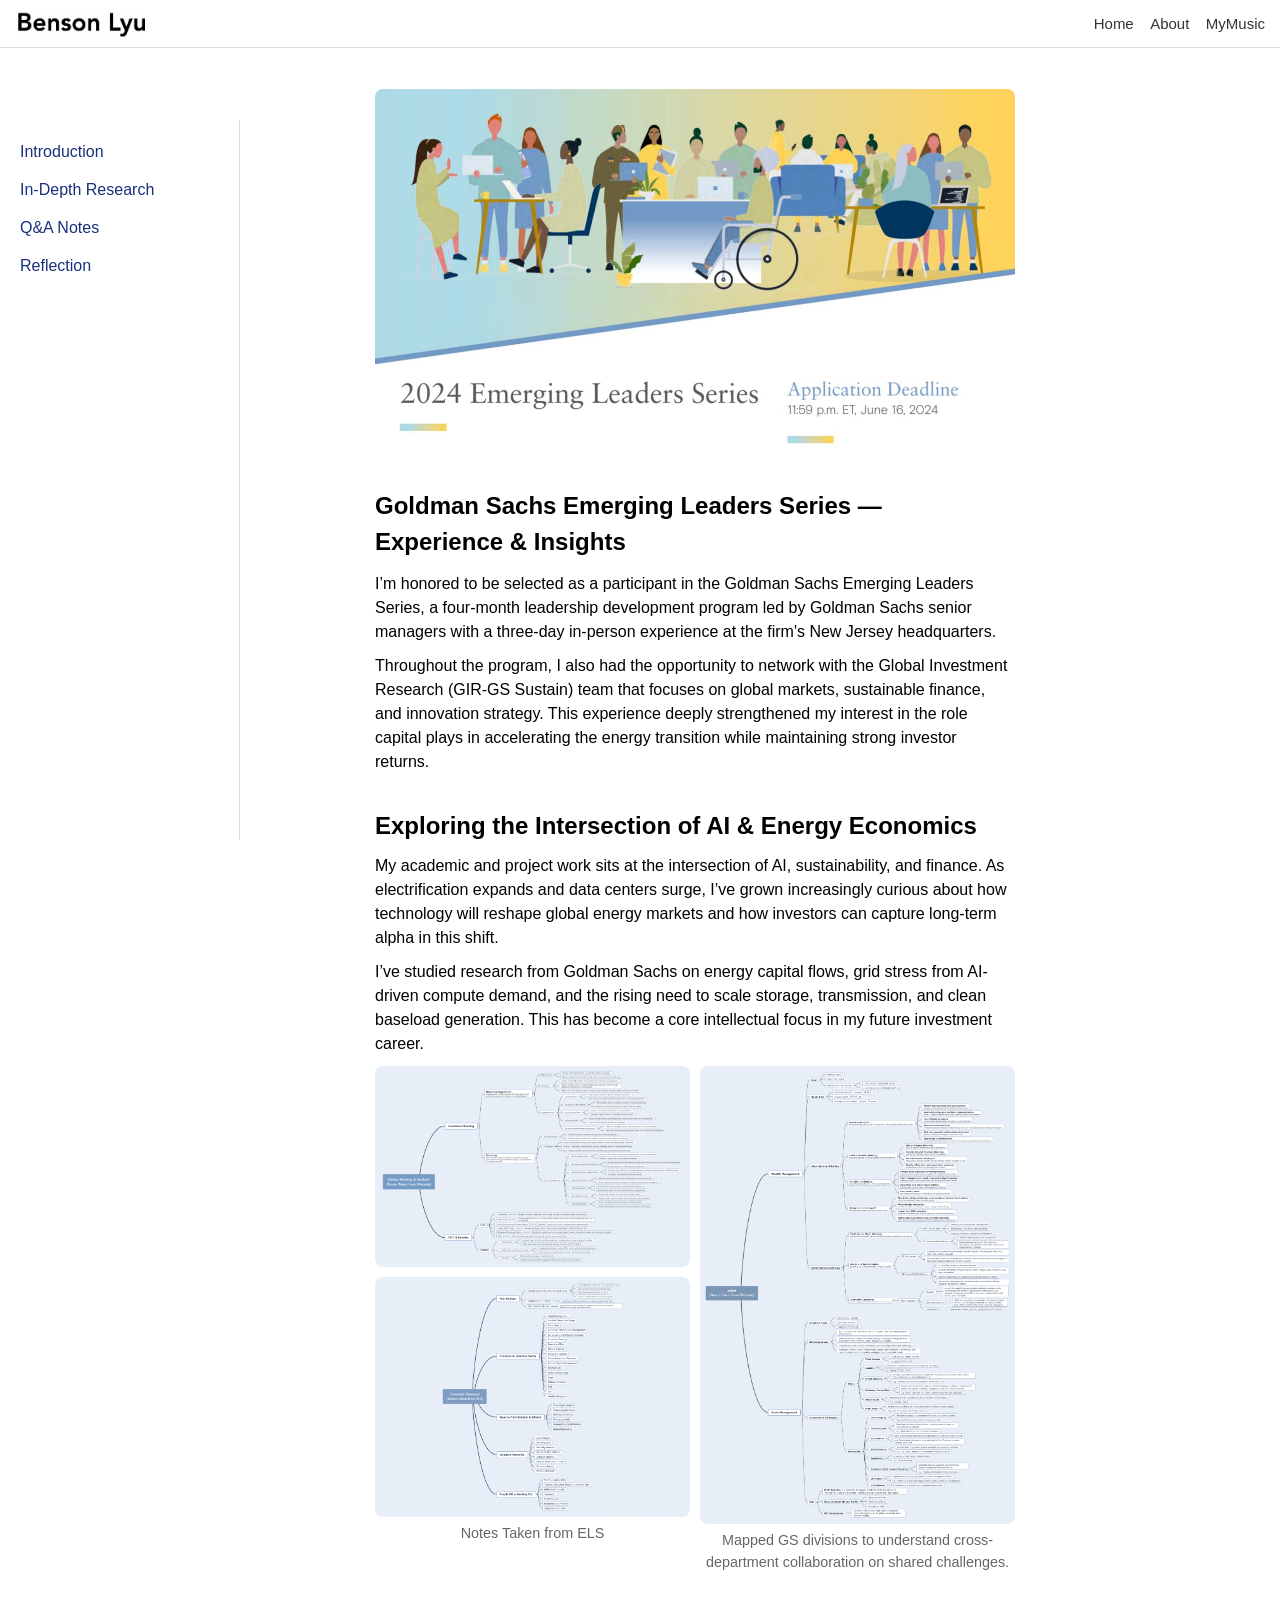
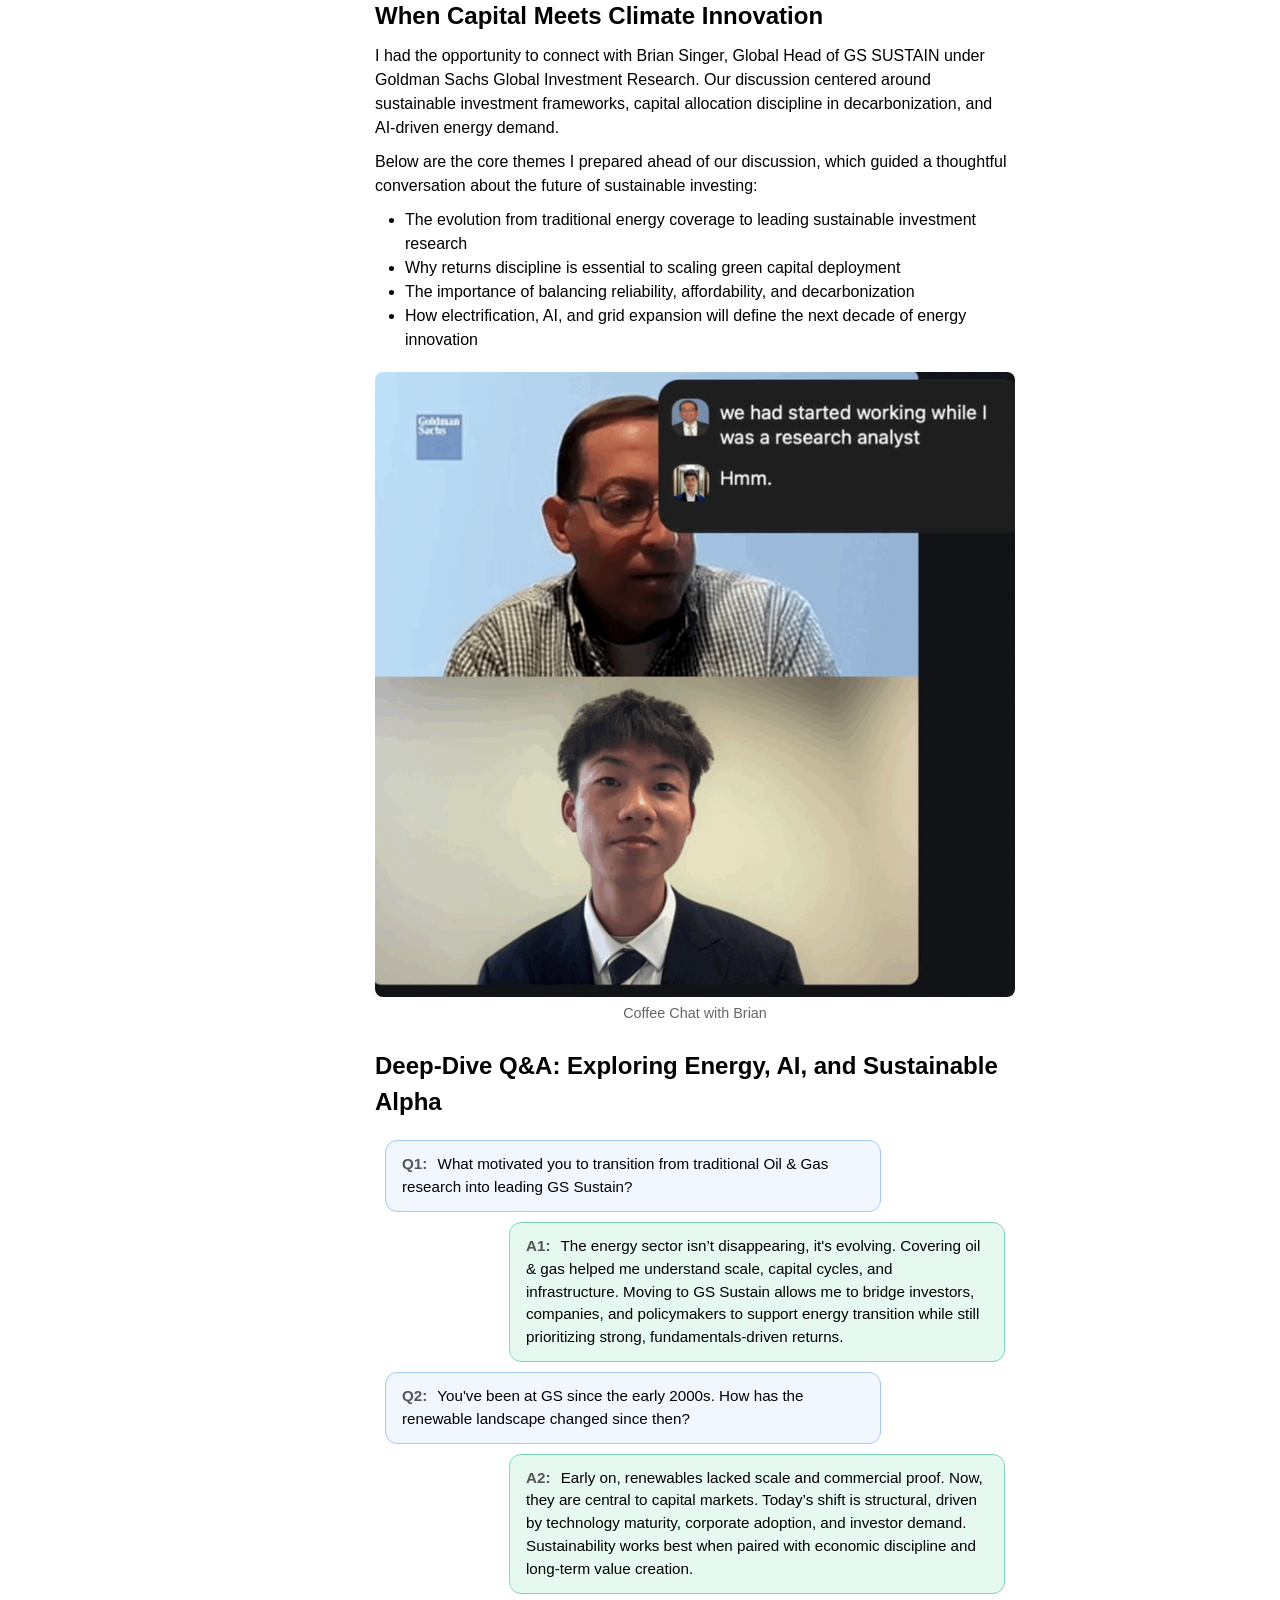
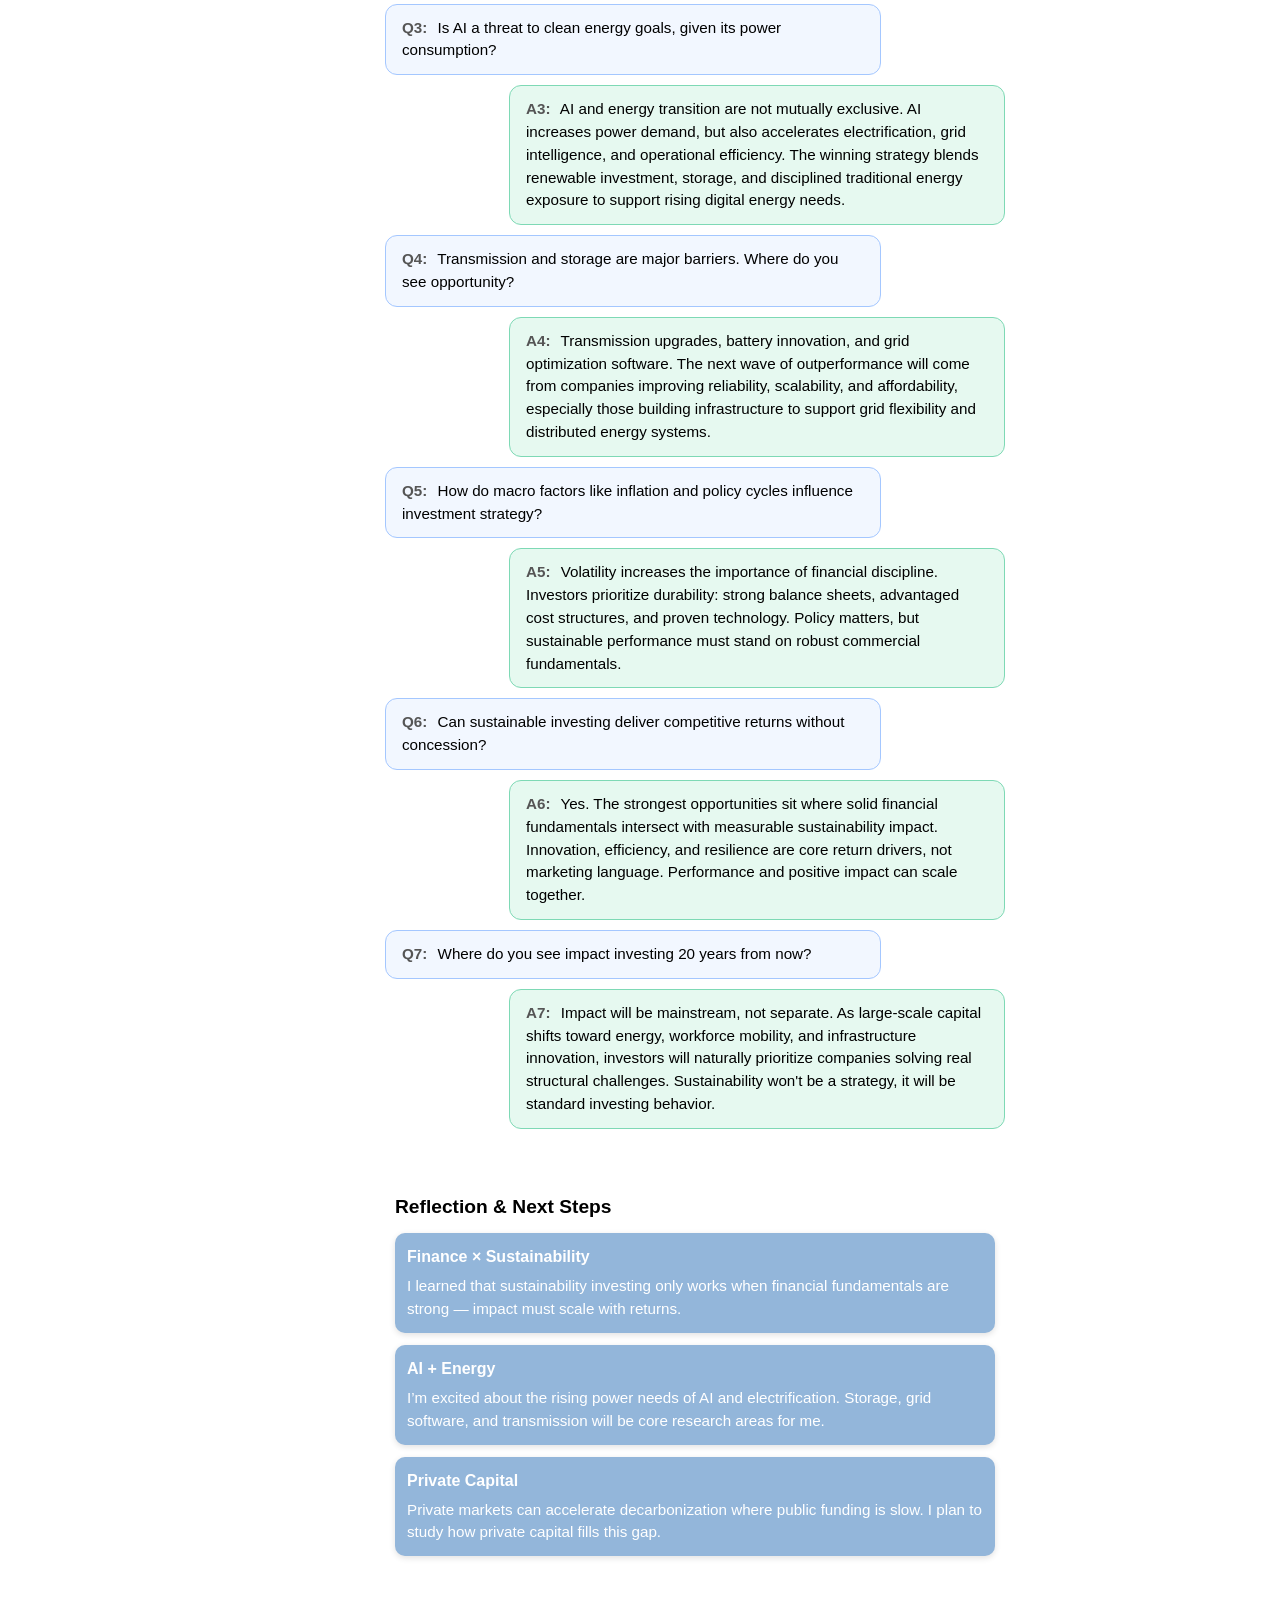
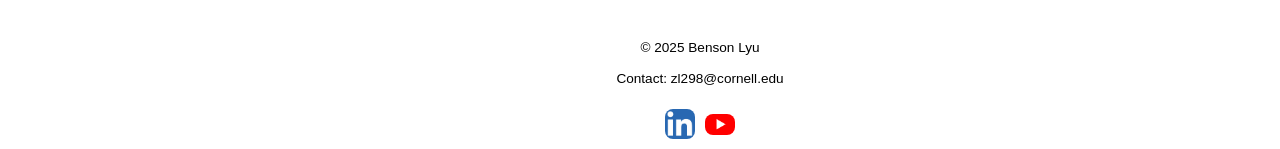
<file: Finalized-Personal Website/goldman.html>
<!DOCTYPE html>
<html lang="en">

<head>
    <meta charset="UTF-8">
    <meta name="viewport" content="width=device-width, initial-scale=1.0">
    <title>Benson Lyu</title>
    <link rel="stylesheet" href="styles/site.css">
</head>

<body>

    <header class="site-header">
        <a href="index.html" class="logo">
            <!-- Source: original work by Benson Lyu -->
            <img src="/images/homepage-logo.png" alt="Benson Lyu" class="logo-img">
        </a>
        <nav class="nav-section">
            <a href="index.html">Home</a>
            <a href="about.html">About</a>
            <a href="mymusic.html">MyMusic</a>
        </nav>

        <!-- adding new hamburger button -->
        <button id="hamburger-btn" class="hamburger-btn">☰</button>

        <nav id="hamburger-menu" class="hidden hamburger-menu">
            <a href="index.html">Home</a>
            <a href="smart-hvac.html">Project 1</a>
            <a href="skymirror.html">Project 2</a>
            <a href="goldman.html">Milestone</a>
            <a href="about.html">About</a>
            <a href="mymusic.html">MyMusic</a>
        </nav>
        <!-- adding new hamburger button -->
    </header>
    <div class="wide-main">
        <nav class="toc-nav">
            <ul>
                <li><a href="#gsIntro">Introduction</a></li>
                <li><a href="#deepResearch">In-Depth Research</a></li>
                <li><a href="#qa">Q&A Notes</a></li>
                <li><a href="#gsReflection">Reflection</a></li>
            </ul>
        </nav>

        <main>
            <section class="gs-overview" id="gsIntro">
                <figure>
                    <!-- Source: Goldman Sachs -->
                    <img src="/images/gs-elslogo.jpeg" alt="GS ELS image">
                </figure>

                <div>
                    <h1>Goldman Sachs Emerging Leaders Series — Experience & Insights</h1>
                    <p>I’m honored to be selected as a participant in the Goldman Sachs Emerging Leaders Series, a four-month leadership development program led by Goldman Sachs senior managers with a three-day in-person experience at the firm's New Jersey headquarters.</p>
                    <p>Throughout the program, I also had the opportunity to network with the Global Investment Research (GIR-GS Sustain) team that focuses on global markets, sustainable finance, and innovation strategy. This experience deeply strengthened my interest in the role capital plays in accelerating the energy transition while maintaining strong investor returns.</p>
                </div>
            </section>

            <section class="gs-els-notes" id="deepResearch">
                <h2>Exploring the Intersection of AI & Energy Economics</h2>
                <p>My academic and project work sits at the intersection of AI, sustainability, and finance. As electrification expands and data centers surge, I’ve grown increasingly curious about how technology will reshape global energy markets and how investors can capture long-term alpha in this shift.</p>
                <p>I’ve studied research from Goldman Sachs on energy capital flows, grid stress from AI-driven compute demand, and the rising need to scale storage, transmission, and clean baseload generation. This has become a core intellectual focus in my future investment career.</p>
                <div class="gs-picseperate">
                    <div class="gs-picseperate2">
                        <figure>
                            <!-- Source: original work by Benson Lyu -->
                            <img src="/images/gs-mindmap.png" alt="GS Mindmap">
                        </figure>

                        <figure>
                            <!-- Source: original work by Benson Lyu -->
                            <img src="/images/gs-mindmap2.png" alt="GS Mindmap">
                            <figcaption style="font-size:0.9rem; color:#666; margin-top:6px;">
                                Notes Taken from ELS
                            </figcaption>
                        </figure>
                    </div>
                    <figure>
                        <!-- Source: original work by Benson Lyu -->
                        <img src="/images/gs-mindmap3.png" alt="GS Mindmap">
                        <figcaption style="font-size:0.9rem; color:#666; margin-top:6px;">
                            Mapped GS divisions to understand cross-department collaboration on shared challenges.
                        </figcaption>
                    </figure>
                </div>

            </section>

            <section class="gs-prepare">
                <h2>When Capital Meets Climate Innovation</h2>
                <p>I had the opportunity to connect with Brian Singer, Global Head of GS SUSTAIN under Goldman Sachs Global Investment Research. Our discussion centered around sustainable investment frameworks, capital allocation discipline in decarbonization, and AI-driven energy demand.</p>
                <p>Below are the core themes I prepared ahead of our discussion, which guided a thoughtful conversation about the future of sustainable investing:</p>
                <ul>
                    <li>The evolution from traditional energy coverage to leading sustainable investment research</li>
                    <li>Why returns discipline is essential to scaling green capital deployment</li>
                    <li>The importance of balancing reliability, affordability, and decarbonization</li>
                    <li>How electrification, AI, and grid expansion will define the next decade of energy innovation</li>
                </ul>

                <figure class="gs-conversation">
                    <!-- Source: original work by Benson Lyu -->
                    <img src="/images/gs-brian-chat.png" alt="Coffee Chat with Brian">
                    <figcaption style="font-size:0.9rem; color:#666; margin-top:6px;">
                        Coffee Chat with Brian
                    </figcaption>
                </figure>
            </section>

            <section class="gs-qanda" id="qa">
                <h2>Deep-Dive Q&A: Exploring Energy, AI, and Sustainable Alpha</h2>

                <div class="chat-container">
                    <!-- Q1 -->
                    <div class="bubble q">
                        <span class="label">Q1:</span>
                        What motivated you to transition from traditional Oil & Gas research into leading GS Sustain?
                    </div>

                    <div class="bubble a">
                        <span class="label">A1:</span>
                        The energy sector isn’t disappearing, it's evolving. Covering oil & gas helped me understand scale, capital cycles, and infrastructure. Moving to GS Sustain allows me to bridge investors, companies, and policymakers to support energy transition while still prioritizing strong, fundamentals-driven returns.
                    </div>

                    <!-- Q2 -->
                    <div class="bubble q">
                        <span class="label">Q2:</span>
                        You've been at GS since the early 2000s. How has the renewable landscape changed since then?
                    </div>

                    <div class="bubble a">
                        <span class="label">A2:</span>
                        Early on, renewables lacked scale and commercial proof. Now, they are central to capital markets. Today’s shift is structural, driven by technology maturity, corporate adoption, and investor demand. Sustainability works best when paired with economic discipline and long-term value creation.
                    </div>

                    <!-- Q3 -->
                    <div class="bubble q">
                        <span class="label">Q3:</span>
                        Is AI a threat to clean energy goals, given its power consumption?
                    </div>

                    <div class="bubble a">
                        <span class="label">A3:</span>
                        AI and energy transition are not mutually exclusive. AI increases power demand, but also accelerates electrification, grid intelligence, and operational efficiency. The winning strategy blends renewable investment, storage, and disciplined traditional energy exposure to support rising digital energy needs.
                    </div>

                    <!-- Q4 -->
                    <div class="bubble q">
                        <span class="label">Q4:</span>
                        Transmission and storage are major barriers. Where do you see opportunity?
                    </div>

                    <div class="bubble a">
                        <span class="label">A4:</span>
                        Transmission upgrades, battery innovation, and grid optimization software. The next wave of outperformance will come from companies improving reliability, scalability, and affordability, especially those building infrastructure to support grid flexibility and distributed energy systems.
                    </div>

                    <!-- Q5 -->
                    <div class="bubble q">
                        <span class="label">Q5:</span>
                        How do macro factors like inflation and policy cycles influence investment strategy?
                    </div>

                    <div class="bubble a">
                        <span class="label">A5:</span>
                        Volatility increases the importance of financial discipline. Investors prioritize durability: strong balance sheets, advantaged cost structures, and proven technology. Policy matters, but sustainable performance must stand on robust commercial fundamentals.
                    </div>

                    <!-- Q6 -->
                    <div class="bubble q">
                        <span class="label">Q6:</span>
                        Can sustainable investing deliver competitive returns without concession?
                    </div>

                    <div class="bubble a">
                        <span class="label">A6:</span>
                        Yes. The strongest opportunities sit where solid financial fundamentals intersect with measurable sustainability impact. Innovation, efficiency, and resilience are core return drivers, not marketing language. Performance and positive impact can scale together.
                    </div>

                    <!-- Q7 -->
                    <div class="bubble q">
                        <span class="label">Q7:</span>
                        Where do you see impact investing 20 years from now?
                    </div>

                    <div class="bubble a">
                        <span class="label">A7:</span>
                        Impact will be mainstream, not separate. As large-scale capital shifts toward energy, workforce mobility, and infrastructure innovation, investors will naturally prioritize companies solving real structural challenges. Sustainability won't be a strategy, it will be standard investing behavior.
                    </div>
                </div>
            </section>

            <section class="reflection-notes" id="gsReflection">
                <h2>Reflection & Next Steps</h2>

                <div class="note">
                    <h3>Finance × Sustainability</h3>
                    <p>I learned that sustainability investing only works when financial fundamentals are strong — impact must scale with returns.</p>
                </div>

                <div class="note">
                    <h3>AI + Energy</h3>
                    <p>I’m excited about the rising power needs of AI and electrification. Storage, grid software, and transmission will be core research areas for me.</p>
                </div>

                <div class="note">
                    <h3>Private Capital</h3>
                    <p>Private markets can accelerate decarbonization where public funding is slow. I plan to study how private capital fills this gap.</p>
                </div>

            </section>
        </main>
    </div>

    <footer>
        <div>
            <p>© 2025 Benson Lyu</p>
            <p>Contact: zl298@cornell.edu</p>
        </div>
        <div class="social-links">

            <div class="icon-wrap">
                <a href="https://www.linkedin.com/in/bensonlyu" target="_blank">
                    <img src="/images/linkedin-logo.png" alt="LinkedIn icon">
                </a>
            </div>

            <div class="icon-wrap">
                <a href="https://www.youtube.com/@bensonlyu9827" target="_blank">
                    <img src="images/youtube-logo.png" alt="YouTube icon">
                </a>
            </div>
        </div>
    </footer>
    <script src="/scripts/jquery-3.7.1.js"></script>
    <script src="scripts/hamburger.js"></script>

</body>

</html>
</file>
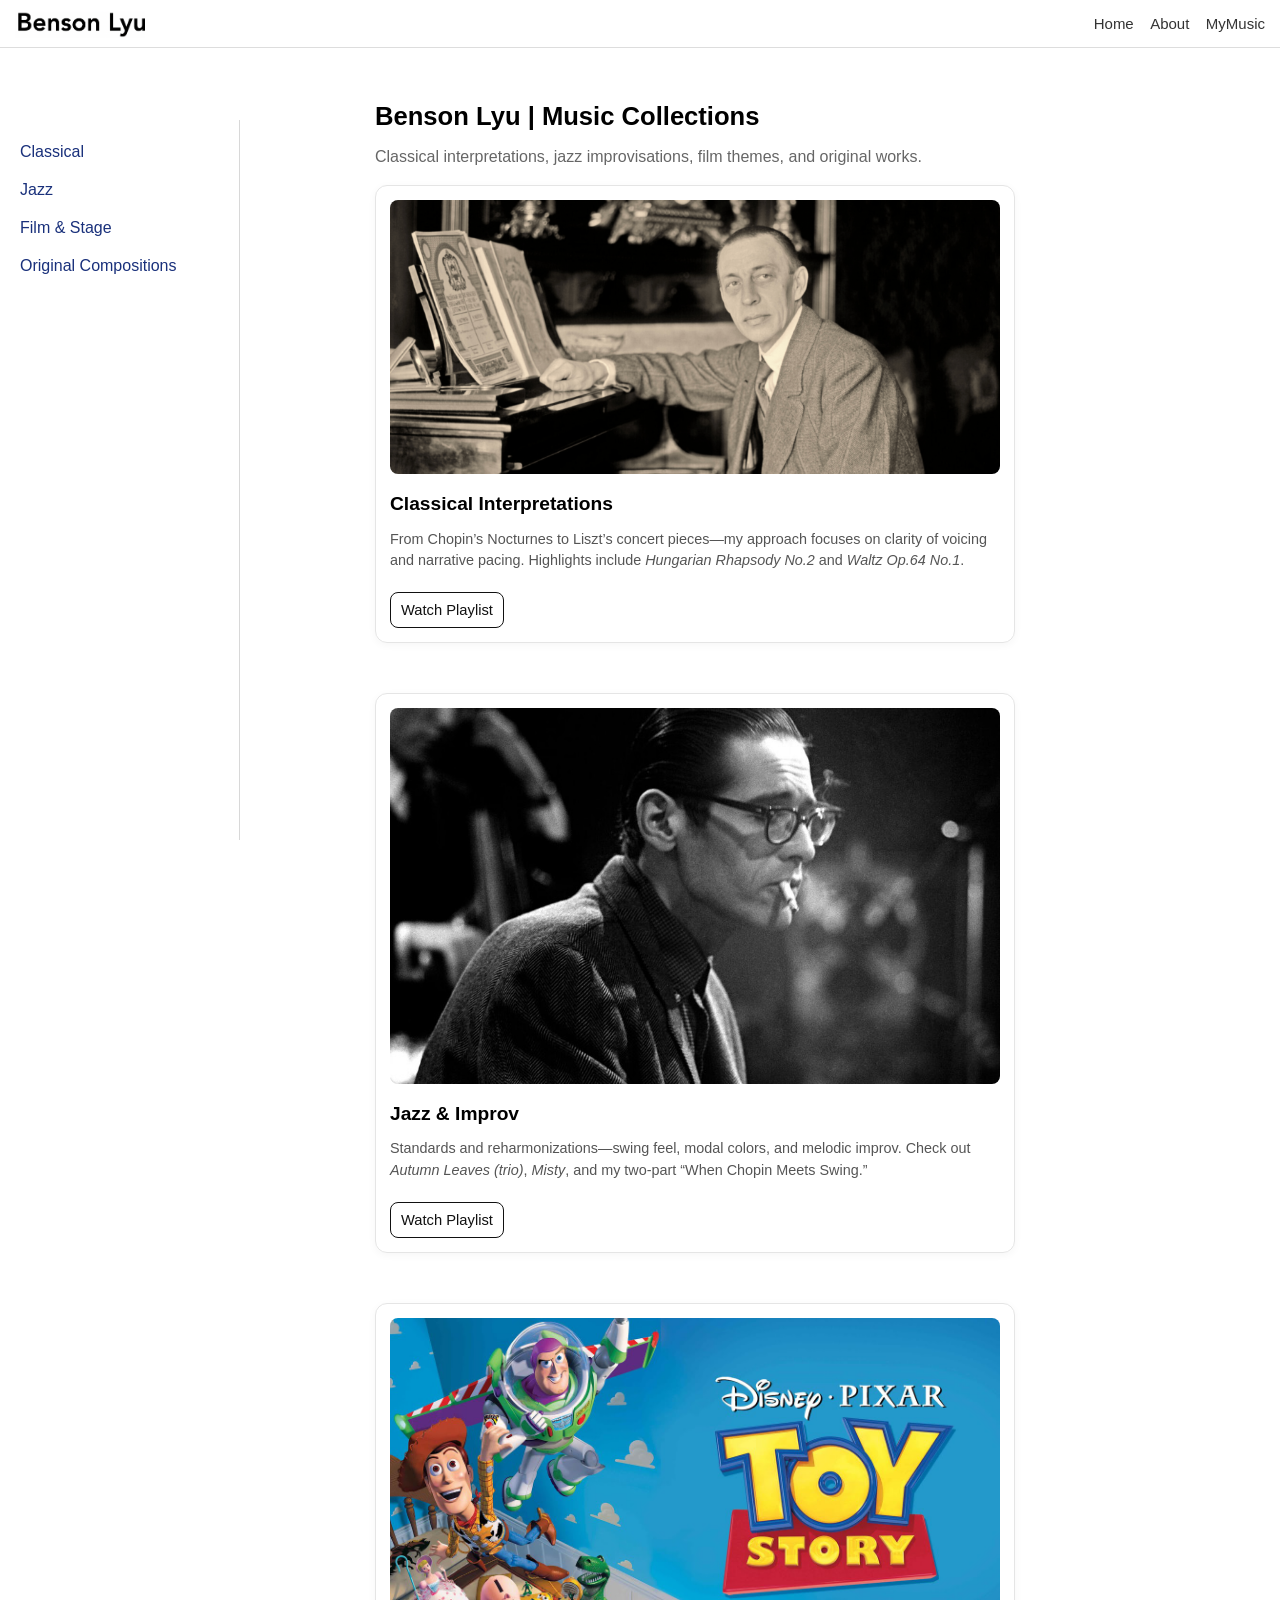
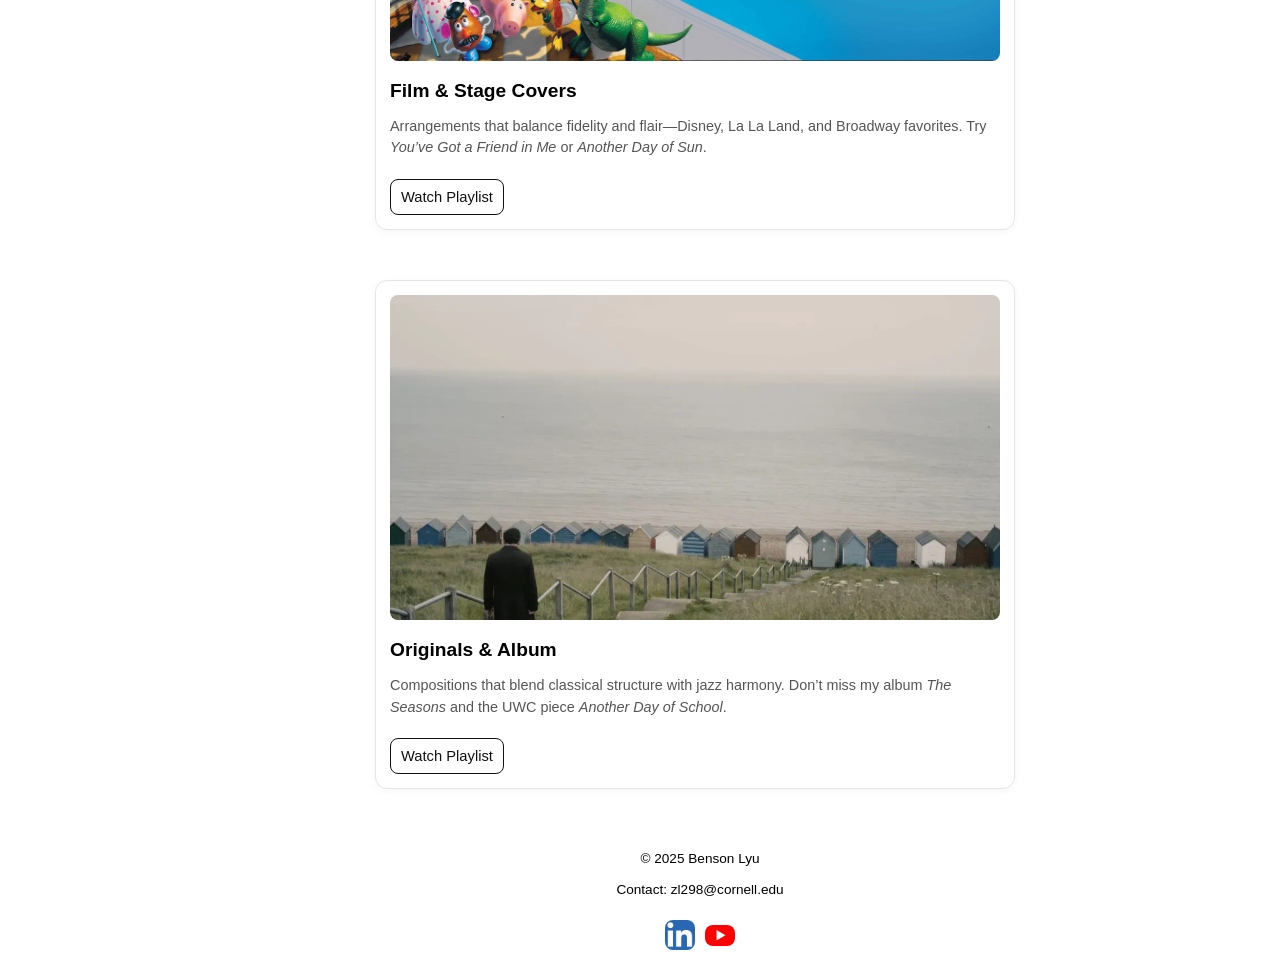
<file: Finalized-Personal Website/mymusic.html>
<!DOCTYPE html>
<html lang="en">

<head>
    <meta charset="UTF-8">
    <meta name="viewport" content="width=device-width, initial-scale=1.0">
    <title>Benson Lyu</title>
    <link rel="stylesheet" href="styles/site.css">
</head>

<body>

    <header class="site-header">
        <a href="index.html" class="logo">
            <!-- Source: original work by Benson Lyu -->
            <img src="/images/homepage-logo.png" alt="Benson Lyu" class="logo-img">
        </a>
        <nav class="nav-section">
            <a href="index.html">Home</a>
            <a href="about.html">About</a>
            <a href="mymusic.html">MyMusic</a>
        </nav>

        <!-- adding new hamburger button -->
        <button id="hamburger-btn" class="hamburger-btn">☰</button>

        <nav id="hamburger-menu" class="hidden hamburger-menu">
            <a href="index.html">Home</a>
            <a href="smart-hvac.html">Project 1</a>
            <a href="skymirror.html">Project 2</a>
            <a href="goldman.html">Milestone</a>
            <a href="about.html">About</a>
            <a href="mymusic.html">MyMusic</a>
        </nav>
        <!-- adding new hamburger button -->
    </header>

    <div class="wide-main">
        <nav class="toc-nav">
            <ul>
                <li><a href="#music-classical">Classical</a></li>
                <li><a href="#music-jazz">Jazz</a></li>
                <li><a href="#music-film">Film & Stage</a></li>
                <li><a href="#music-original">Original Compositions</a></li>
            </ul>
        </nav>

        <main>
            <section class="music-section" id="mymusic">
                <h2 class="music-title">Benson Lyu | Music Collections</h2>
                <p class="music-sub">Classical interpretations, jazz improvisations, film themes, and original works.</p>

                <!-- 1) Classical -->
                <article class="music-block" id="music-classical">
                    <figure>
                        <img src="/images/MyMusic-classical.png" alt="Classical piano performance" class="music-img">
                        
                    </figure>
                    <div class="music-text">
                        <h3>Classical Interpretations</h3>
                        <p>From Chopin’s Nocturnes to Liszt’s concert pieces—my approach focuses on clarity of voicing and narrative pacing. Highlights include <em>Hungarian Rhapsody No.2</em> and <em>Waltz Op.64 No.1</em>.</p>
                    <a class="music-btn" 
                    href="https://www.youtube.com/watch?v=_LG6YniBtYQ&list=PLBbcR6u494Xfvlsd7cxKHHHIL8OZKJT__&index=14" 
                    target="_blank">Watch Playlist</a>
                    </div>
                </article>

                <!-- 2) Jazz -->
                <article class="music-block flip" id="music-jazz">
                    <figure>
                        <img src="images/MyMusic-bill-evans.jpeg" alt="Jazz trio rehearsal" class="music-img">
                       
                    </figure>
                    <div class="music-text">
                        <h3>Jazz & Improv</h3>
                        <p>Standards and reharmonizations—swing feel, modal colors, and melodic improv. Check out <em>Autumn Leaves (trio)</em>, <em>Misty</em>, and my two-part “When Chopin Meets Swing.”</p>
                    <a class="music-btn" 
                    href="https://www.youtube.com/watch?v=RSi0luCDYo8&list=PLBbcR6u494Xfvlsd7cxKHHHIL8OZKJT__&index=4" 
                    target="_blank">Watch Playlist</a>
                    </div>
                </article>

                <!-- 3) Film & Stage -->
                <article class="music-block" id="music-film">
                    <figure>
                        <img src="images/MyMusic-disney.jpg" alt="Performance of film music" class="music-img">
                        
                    </figure>
                    <div class="music-text">
                        <h3>Film & Stage Covers</h3>
                        <p>Arrangements that balance fidelity and flair—Disney, La La Land, and Broadway favorites. Try <em>You’ve Got a Friend in Me</em> or <em>Another Day of Sun</em>.</p>
                                        <a class="music-btn" href="https://www.youtube.com/watch?v=1cRoIKTHcBI&list=PLBbcR6u494Xfvlsd7cxKHHHIL8OZKJT__&index=1" target="_blank">Watch Playlist</a>
                    </div>
                </article>

                <!-- 4) Originals -->
                <article class="music-block flip" id="music-original">
                    <figure>
                        <!-- Source: original work by Benson Lyu -->
                        <img src="images/MyMusic-orginal.PNG" alt="Original composition session" class="music-img">
                        
                    </figure>
                    <div class="music-text">
                        <h3>Originals & Album</h3>
                        <p>Compositions that blend classical structure with jazz harmony. Don’t miss my album <em>The Seasons</em> and the UWC piece <em>Another Day of School</em>.</p>
                                        <a class="music-btn" href="https://www.youtube.com/watch?v=4cmUJnSHqDg&list=PLBbcR6u494Xfvlsd7cxKHHHIL8OZKJT__&index=10" target="_blank">Watch Playlist</a>
                    </div>
                </article>
            </section>
        </main>
    </div>

    <footer>
        <div>
            <p>© 2025 Benson Lyu</p>
            <p>Contact: zl298@cornell.edu</p>
        </div>
        <div class="social-links">

            <div class="icon-wrap">
                <a href="https://www.linkedin.com/in/bensonlyu" target="_blank">
                    <img src="/images/linkedin-logo.png" alt="LinkedIn icon">
                </a>
            </div>

            <div class="icon-wrap">
                <a href="https://www.youtube.com/@bensonlyu9827" target="_blank">
                    <img src="images/youtube-logo.png" alt="YouTube icon">
                </a>
            </div>
        </div>
    </footer>
    <script src="/scripts/jquery-3.7.1.js"></script>
    <script src="scripts/hamburger.js"></script>

</body>

</html>
</file>
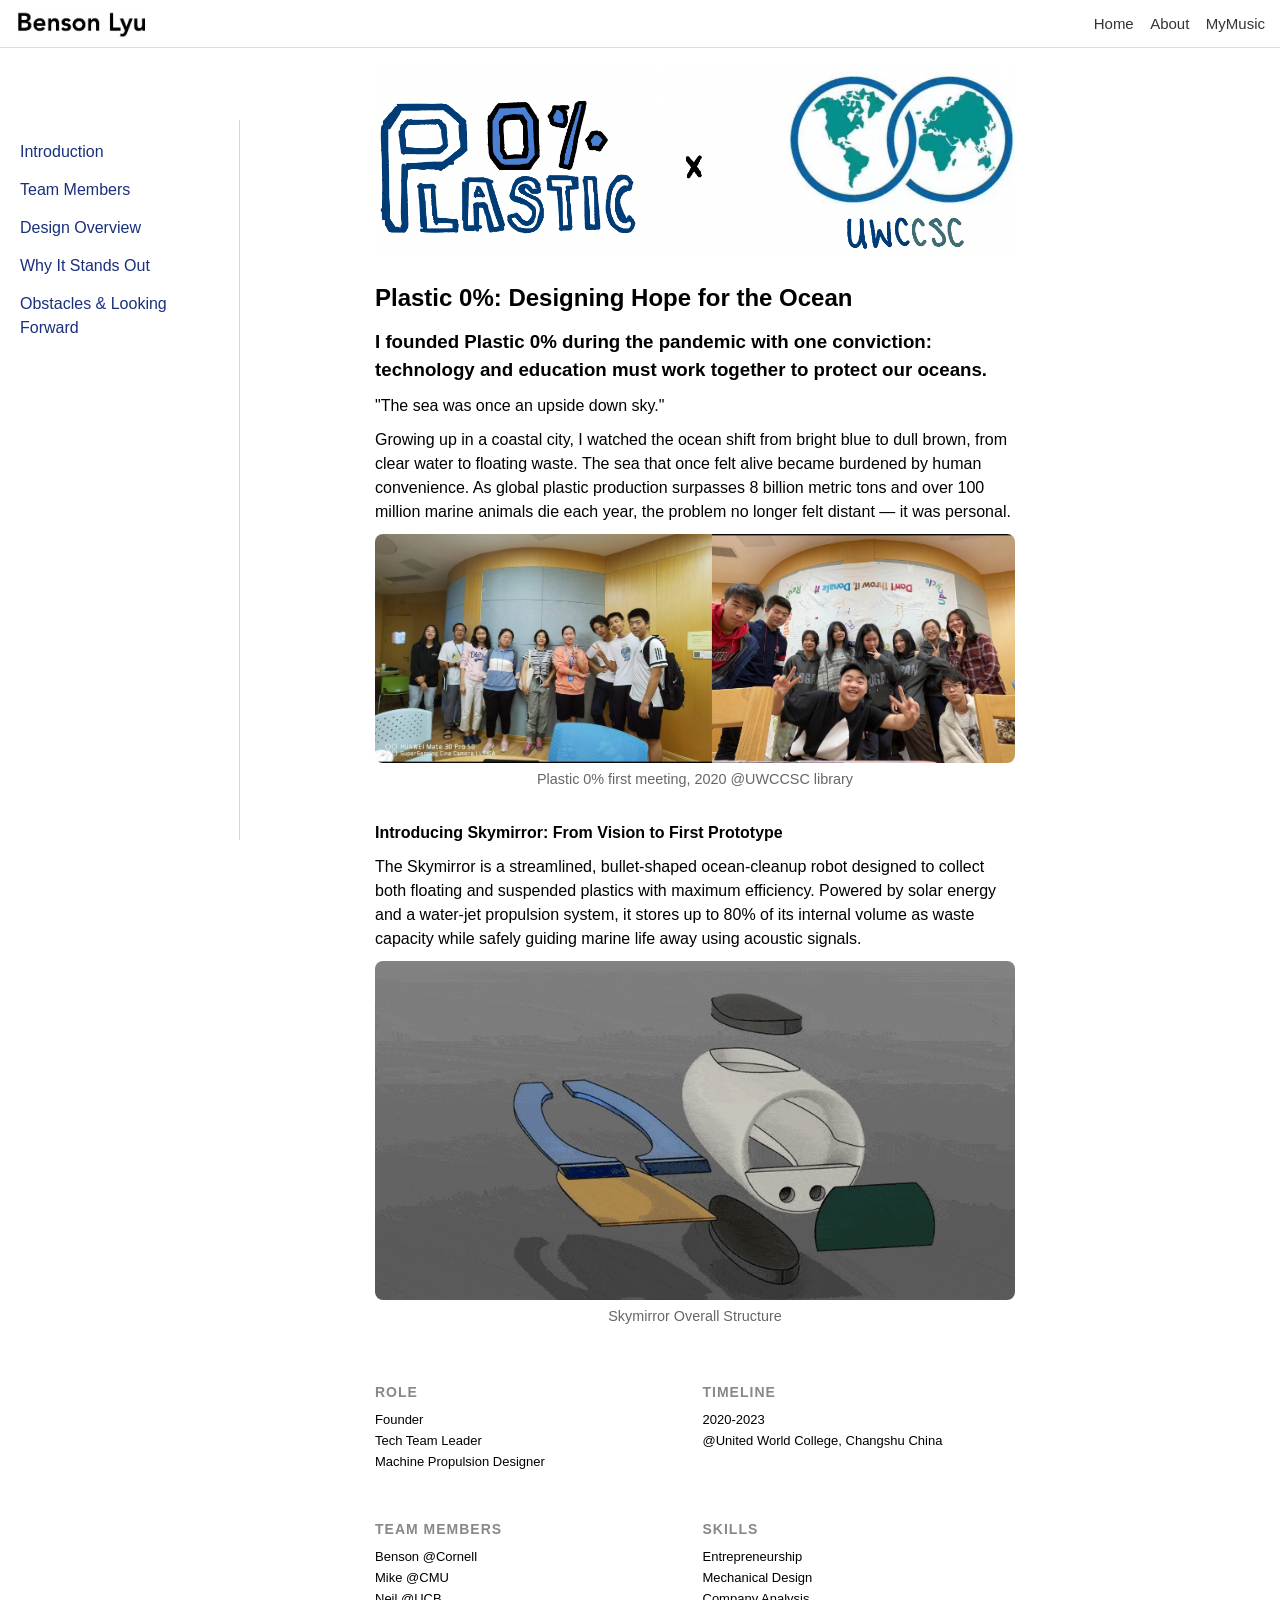
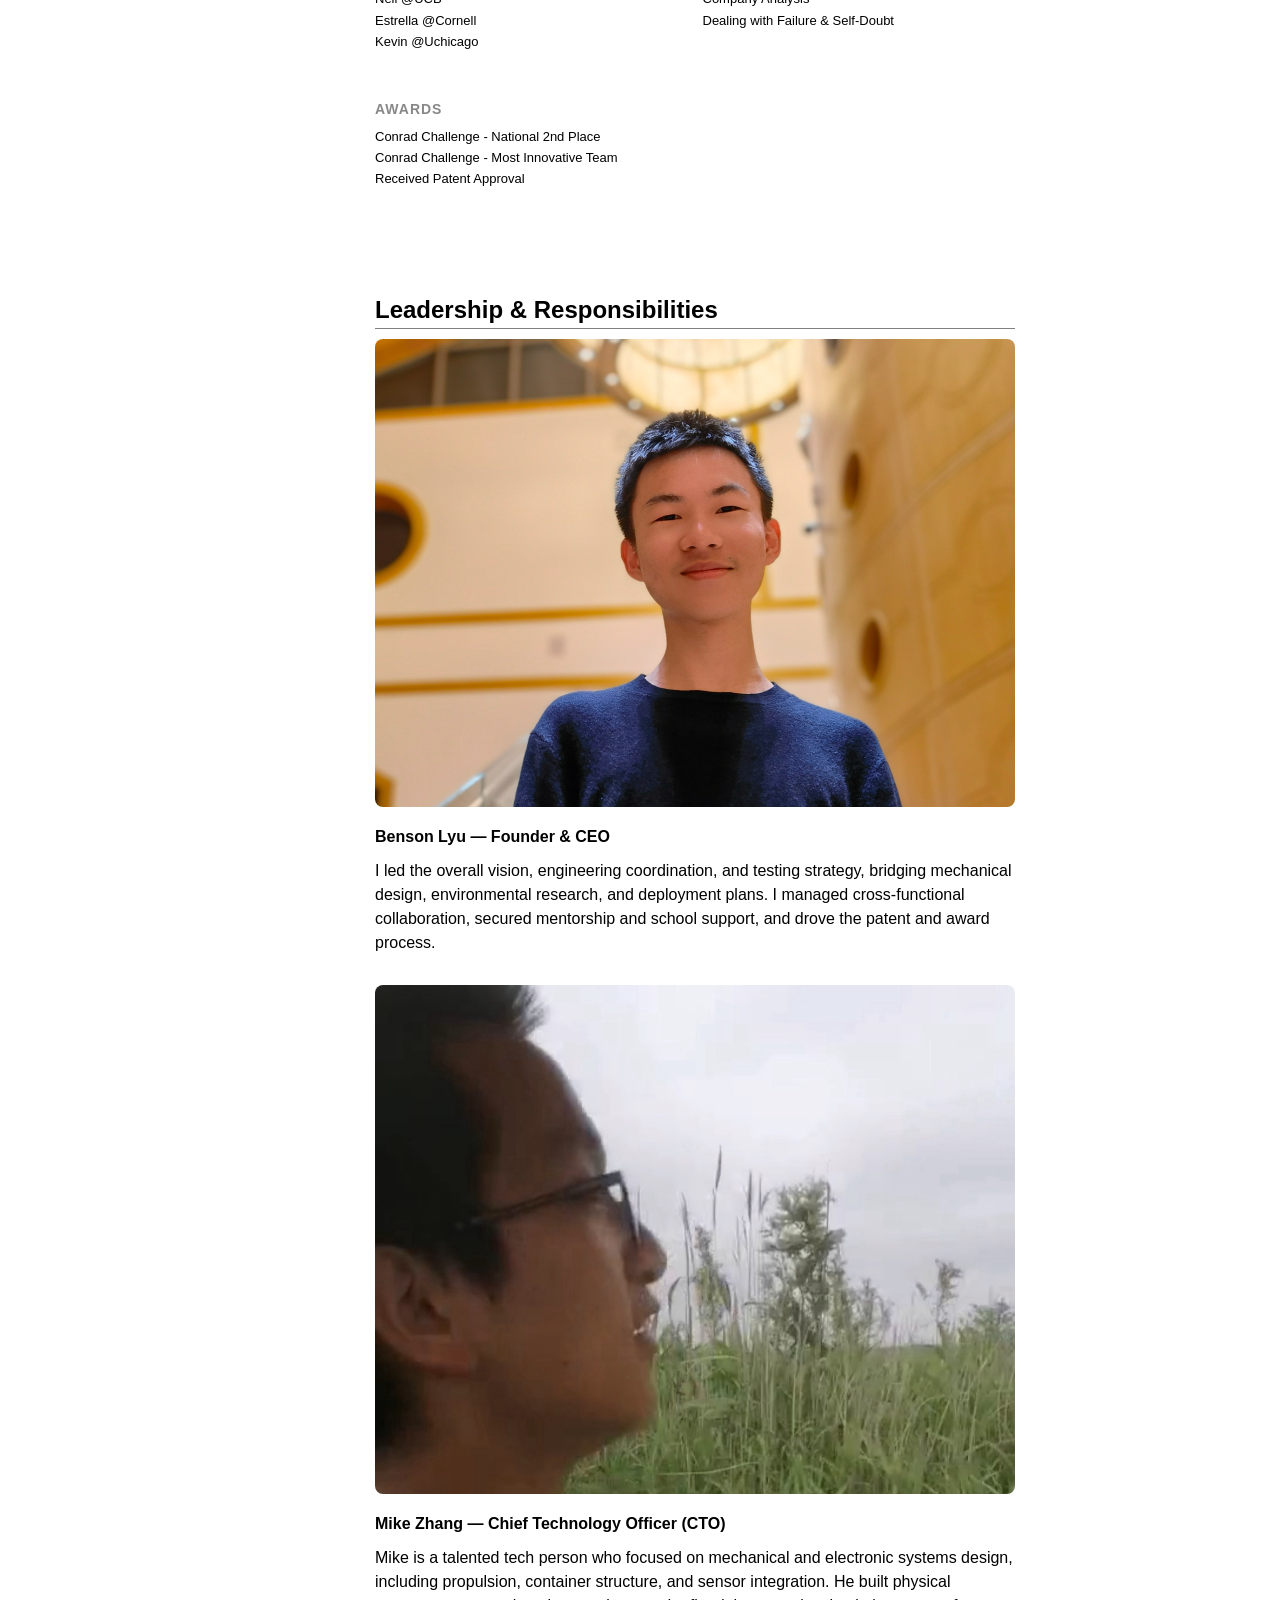
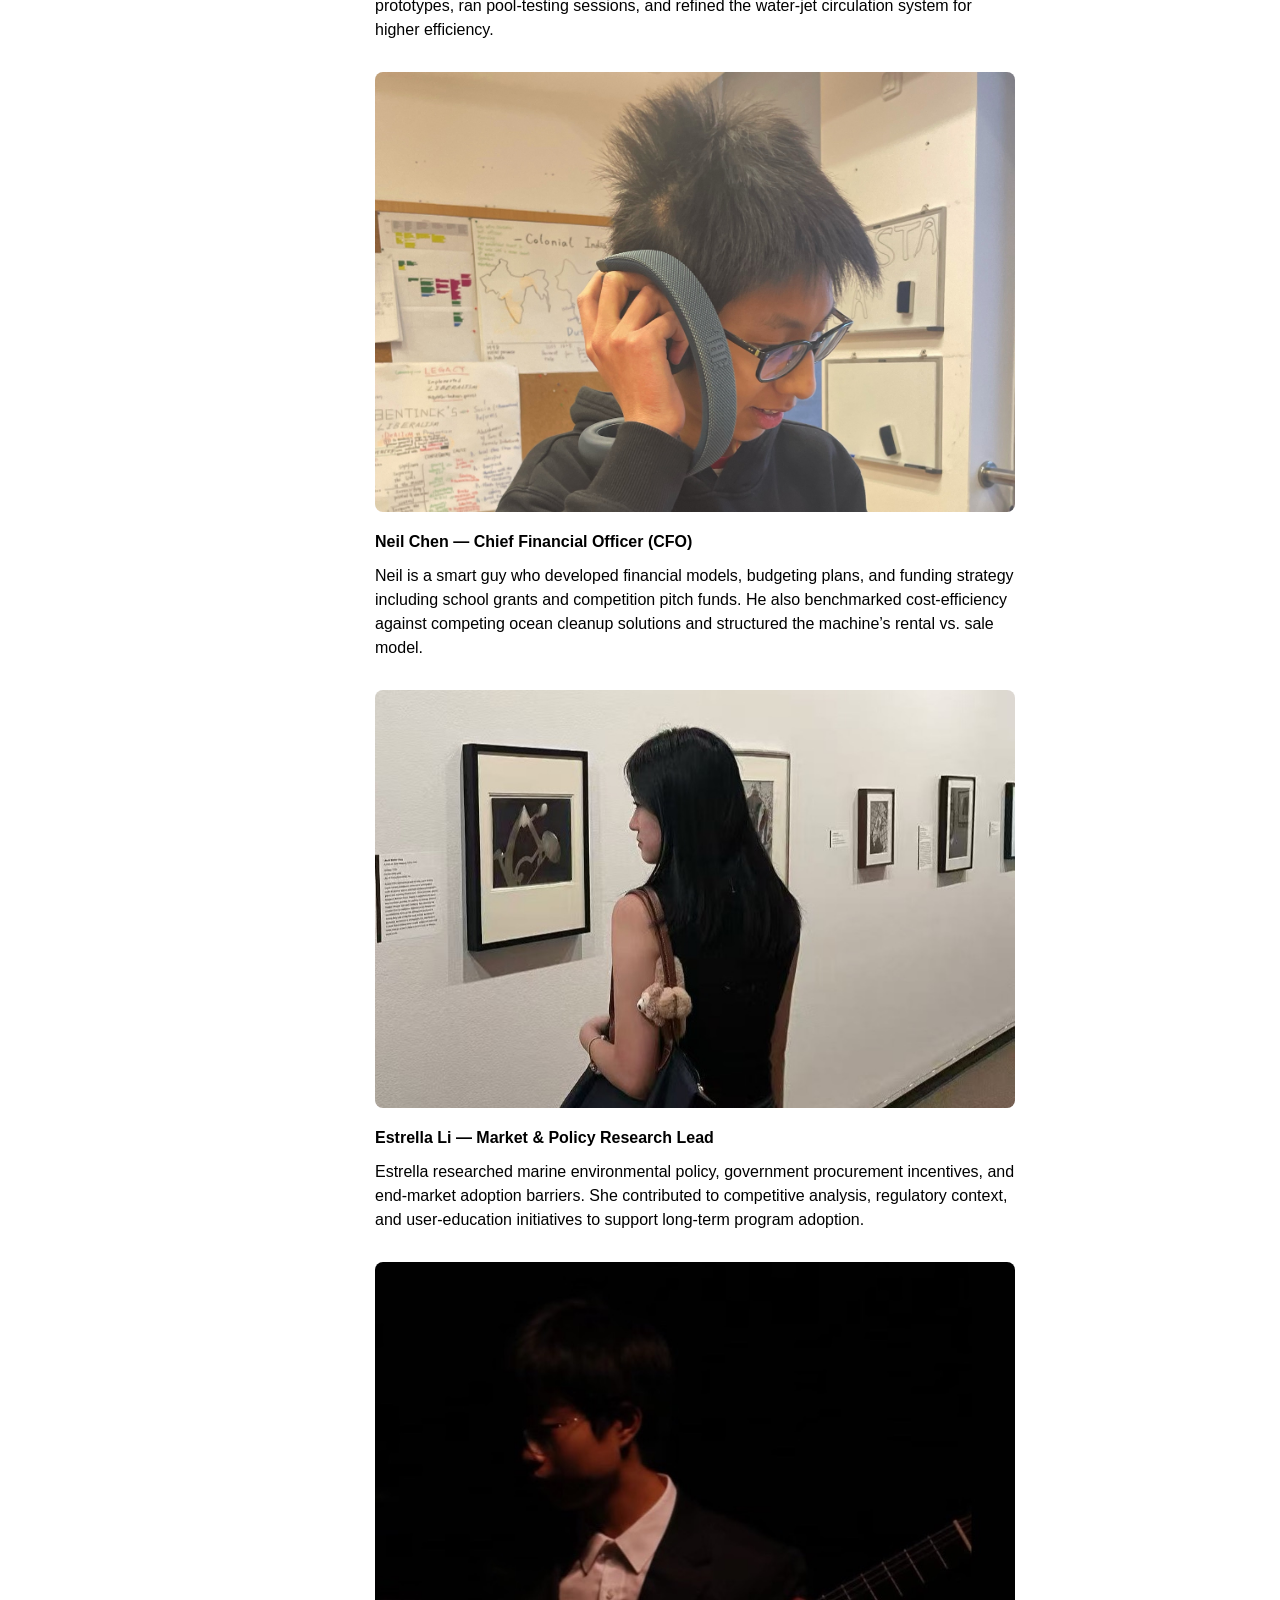
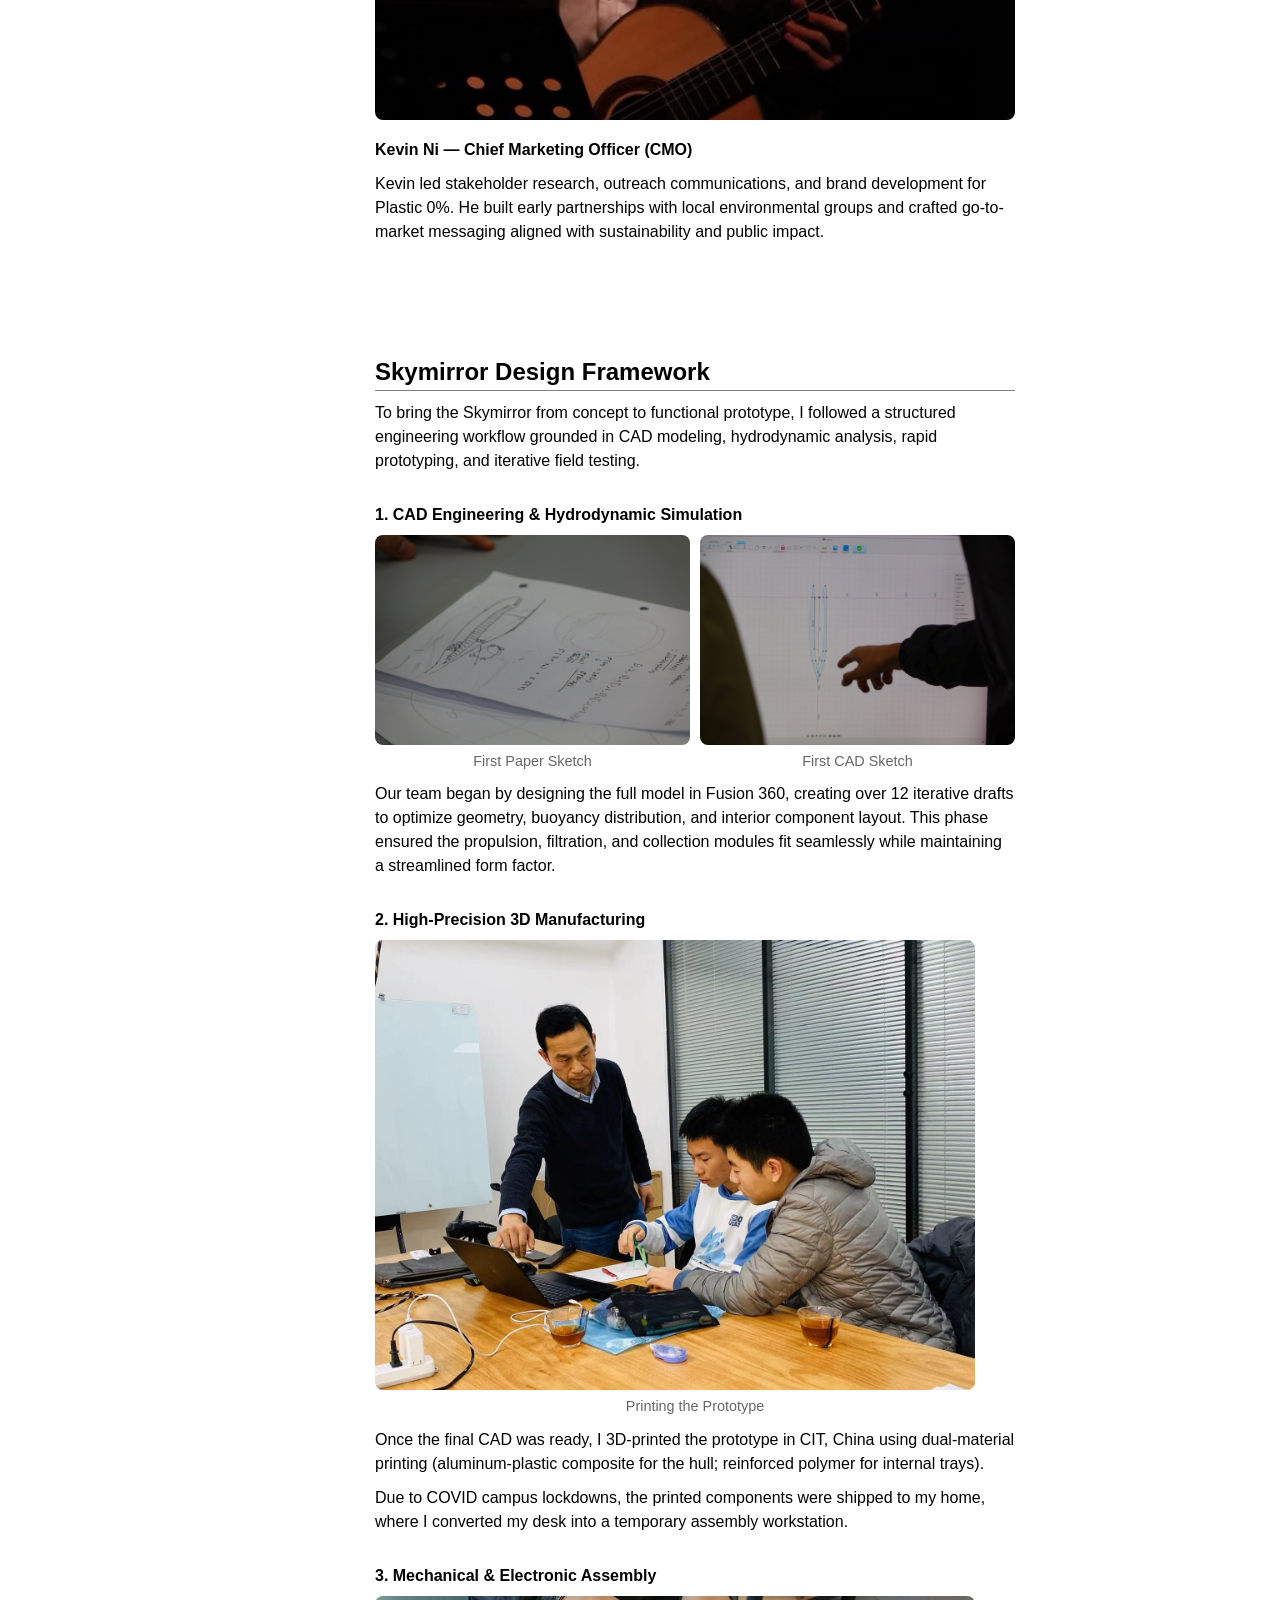
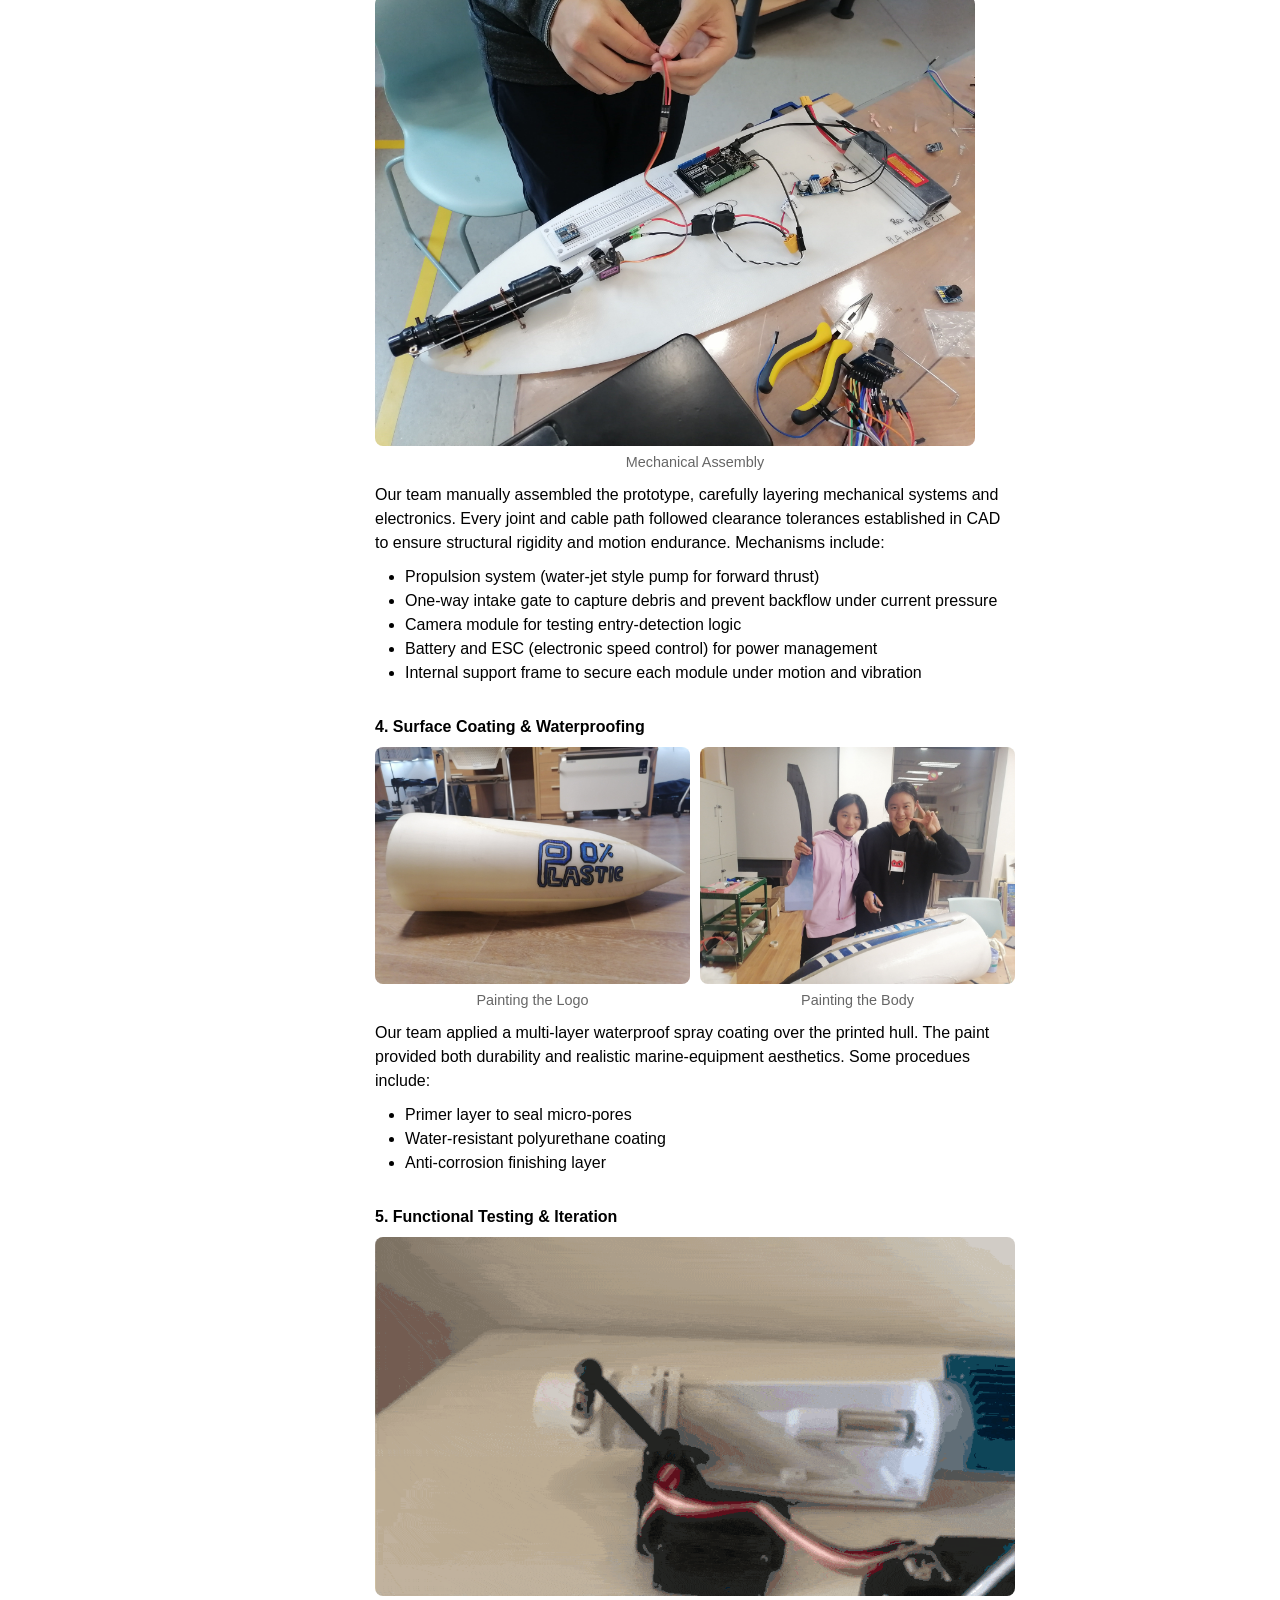
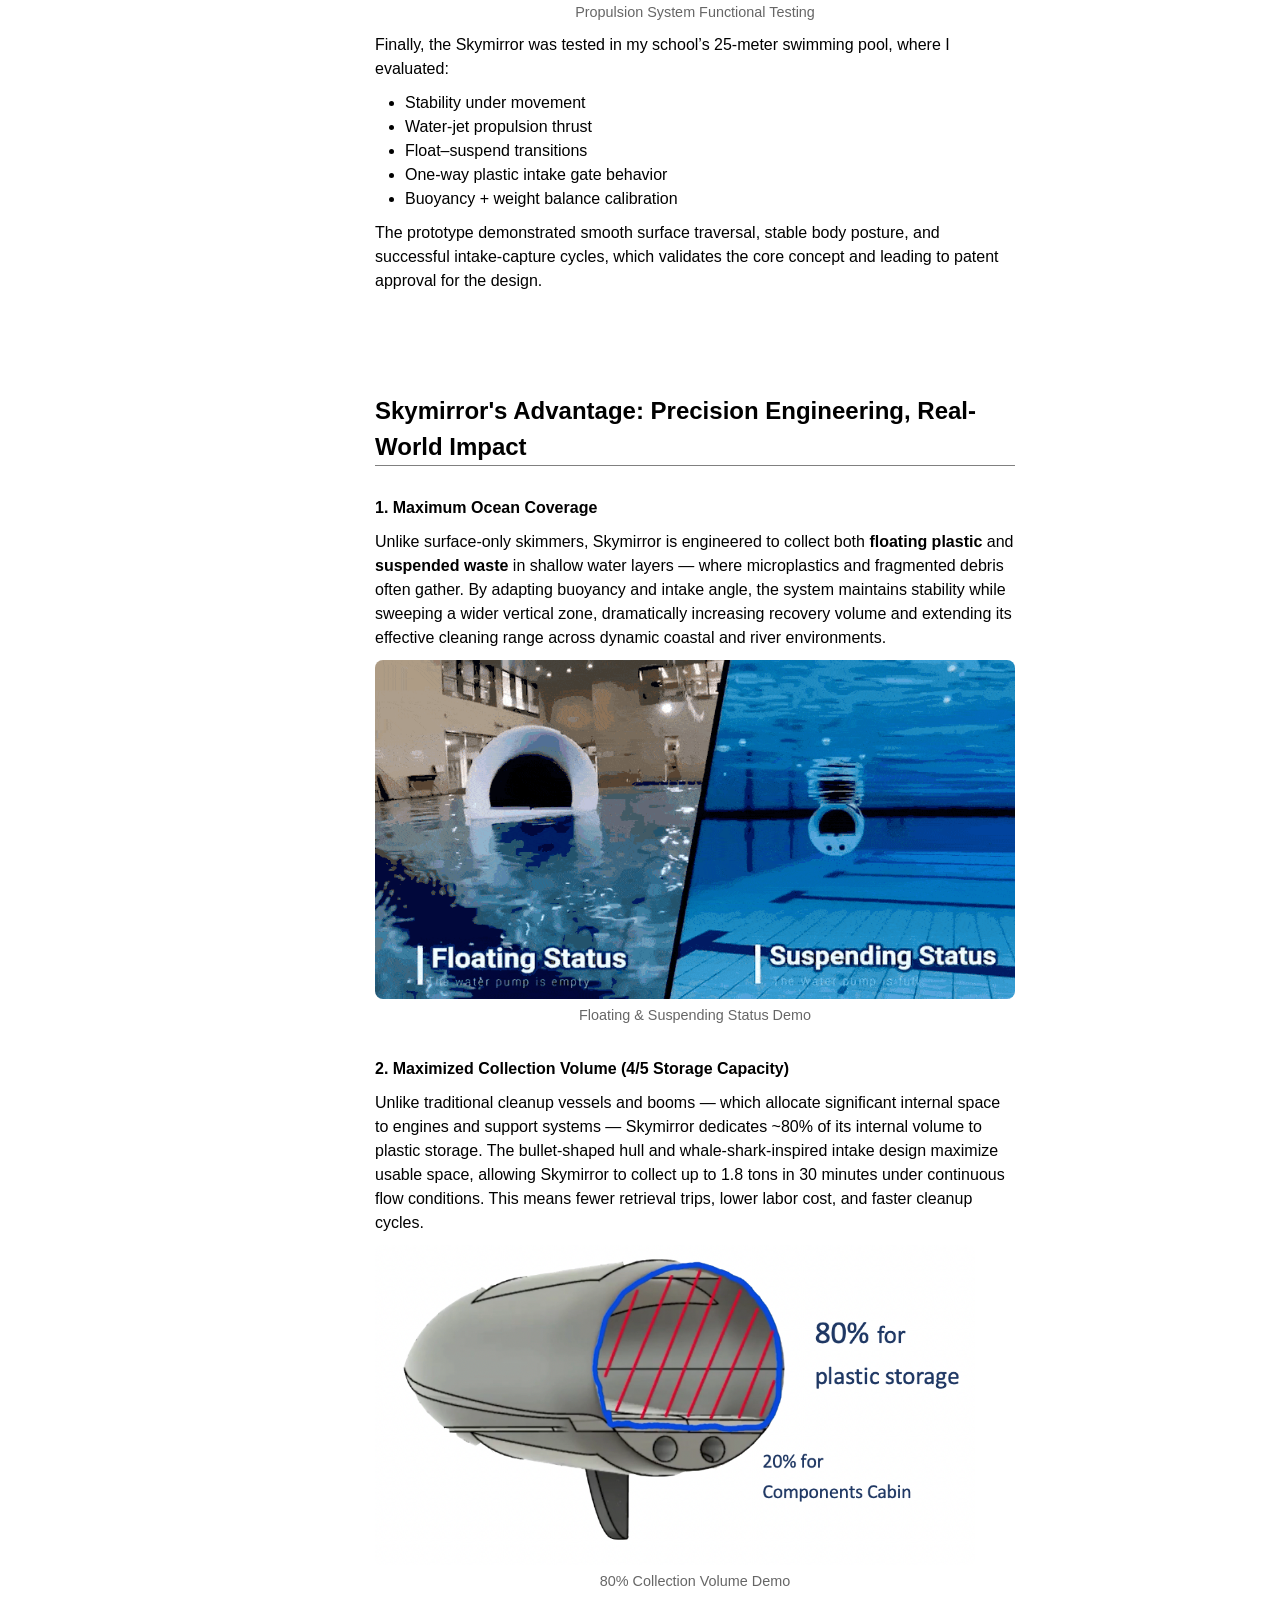
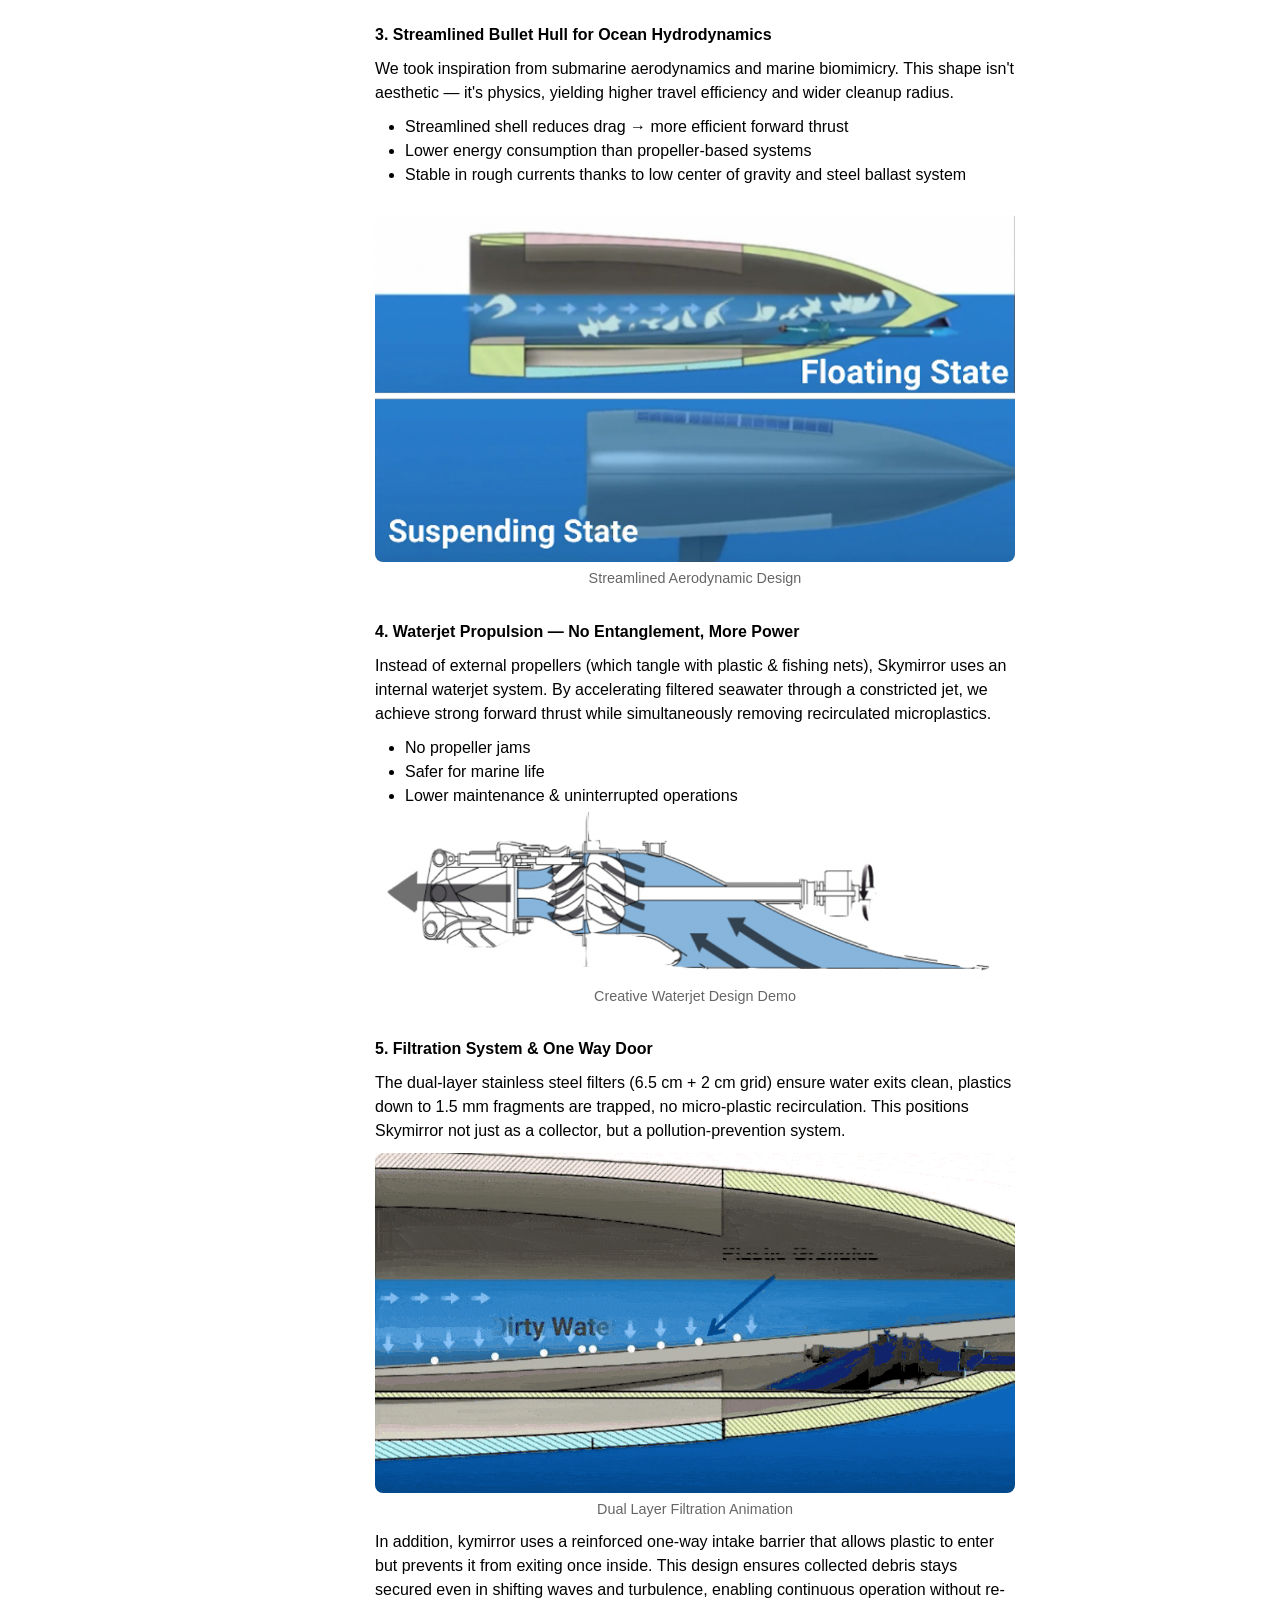
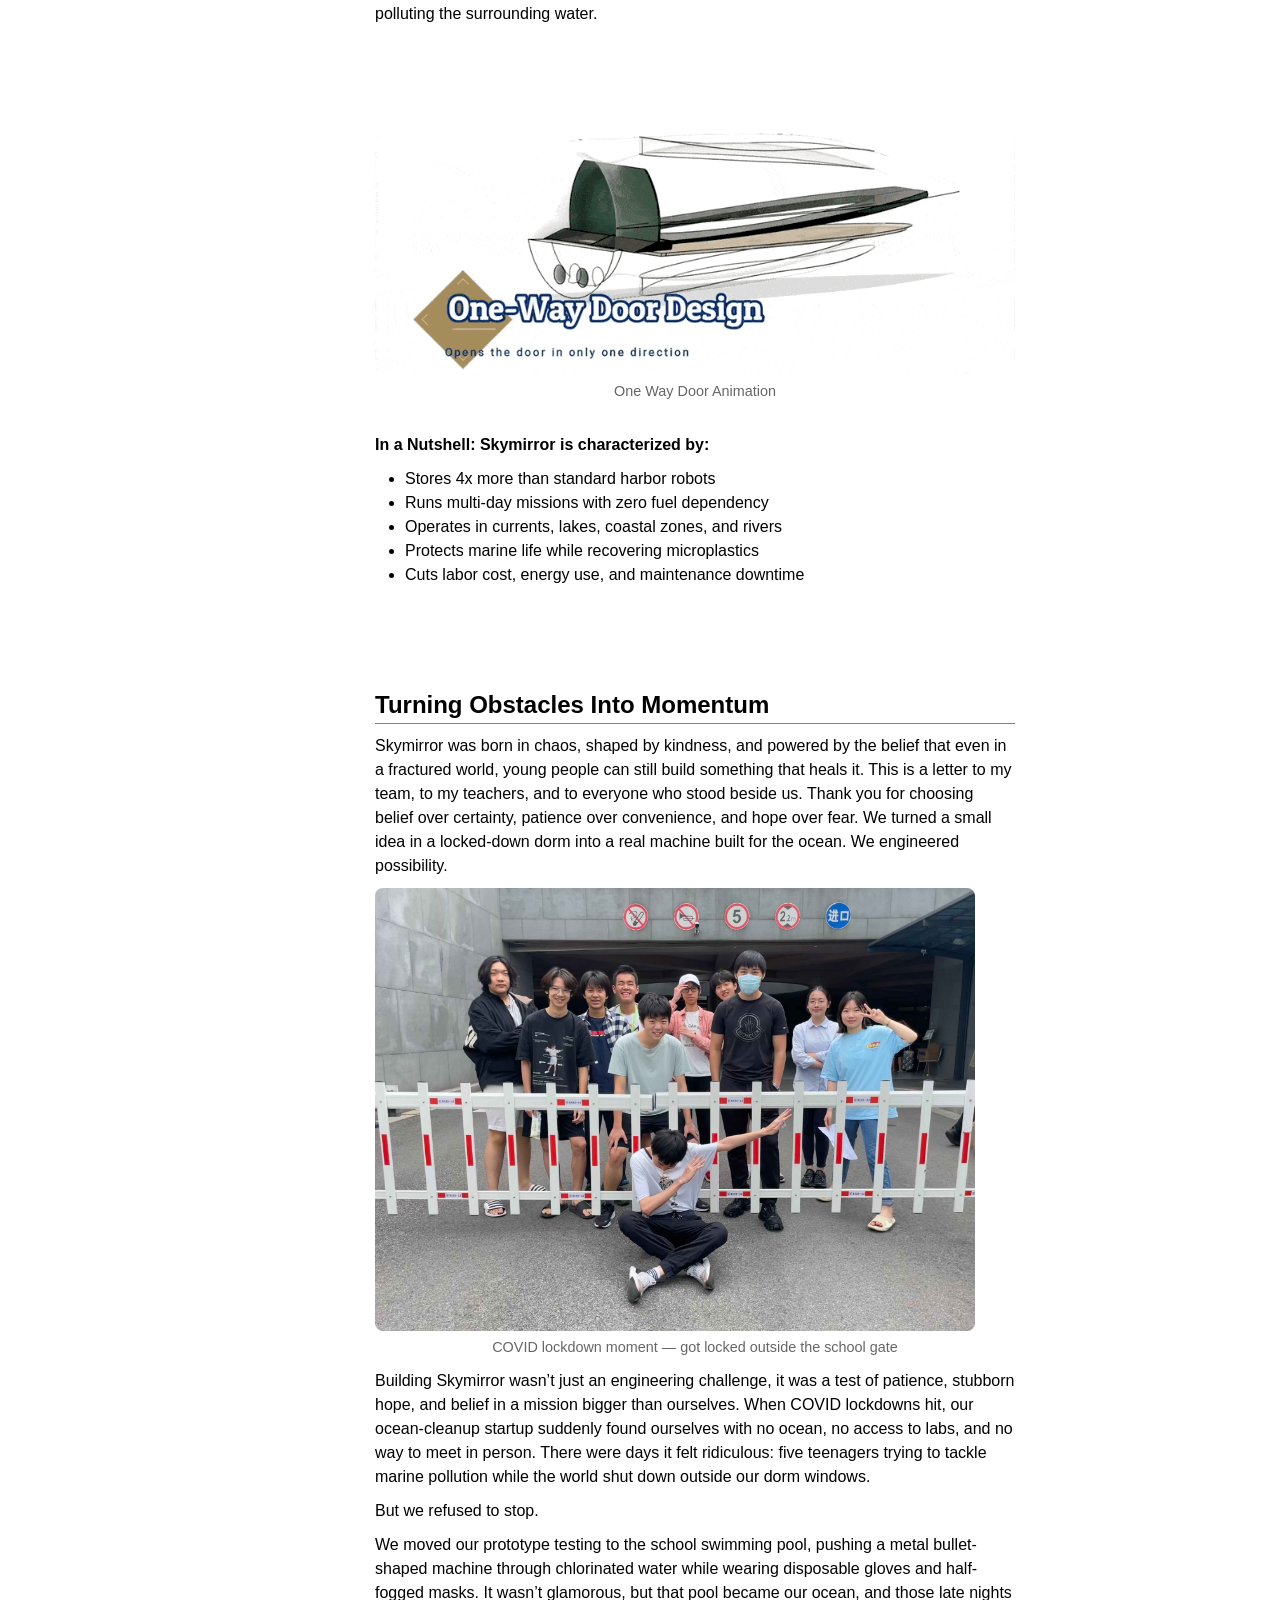
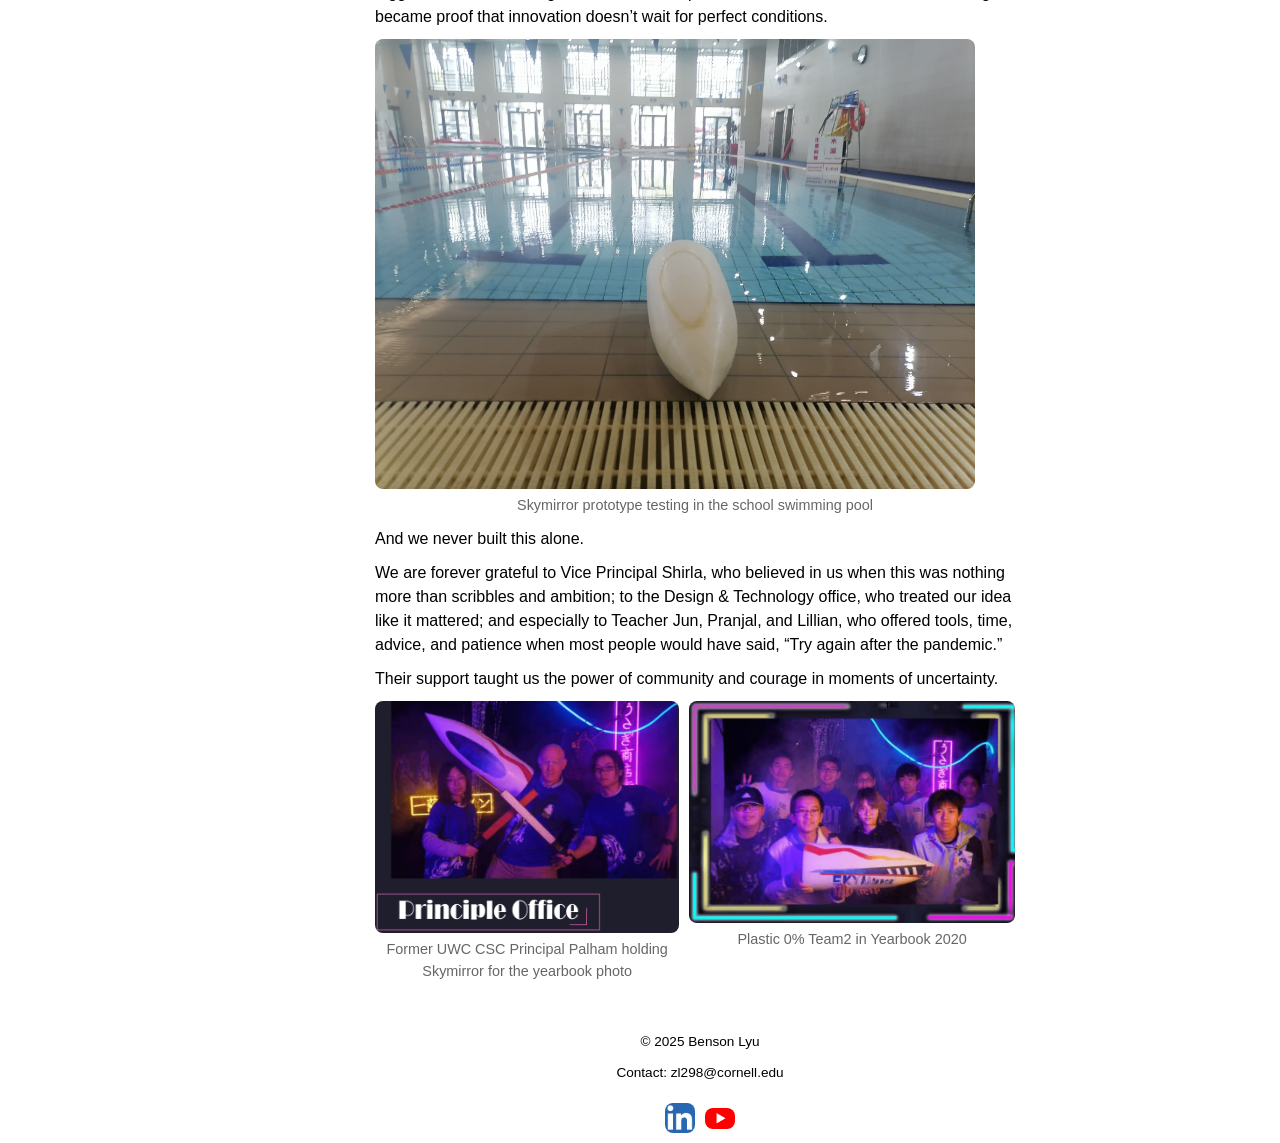
<file: Finalized-Personal Website/skymirror.html>
<!DOCTYPE html>
<html lang="en">

<head>
    <meta charset="UTF-8">
    <meta name="viewport" content="width=device-width, initial-scale=1.0">
    <title>Benson Lyu</title>
    <link rel="stylesheet" href="styles/site.css">
</head>

<body>
    <header class="site-header">
        <a href="index.html" class="logo">
            <!-- Source: original work by Benson Lyu -->
            <img src="/images/homepage-logo.png" alt="Benson Lyu" class="logo-img">
        </a>
        <nav class="nav-section">
            <a href="index.html">Home</a>
            <a href="about.html">About</a>
            <a href="mymusic.html">MyMusic</a>
        </nav>

        <!-- adding new hamburger button -->
        <button id="hamburger-btn" class="hamburger-btn">☰</button>

        <nav id="hamburger-menu" class="hidden hamburger-menu">
            <a href="index.html">Home</a>
            <a href="smart-hvac.html">Project 1</a>
            <a href="skymirror.html">Project 2</a>
            <a href="goldman.html">Milestone</a>
            <a href="about.html">About</a>
            <a href="mymusic.html">MyMusic</a>
        </nav>
        <!-- adding new hamburger button -->
    </header>

    <div class="wide-main">
        <nav class="toc-nav">
            <ul>
                <li><a href="#sky-intro">Introduction</a></li>
                <li><a href="#sky-teammembers">Team Members</a></li>
                <li><a href="#sky-designoverview">Design Overview</a></li>
                <li><a href="#sky-adv">Why It Stands Out</a></li>
                <li><a href="#sky-obstacle">Obstacles & Looking Forward</a></li>
            </ul>
        </nav>

        <main>
            <!-- Source: original work by Benson Lyu -->
            <img src="images/skymirror-plastic0-uwc-logo.png" alt="Plastic 0% Logo">
            <section class="skymirror-page-overview" id="sky-intro">
                <h1>Plastic 0%: Designing Hope for the Ocean</h1>
                <h3>I founded Plastic 0% during the pandemic with one conviction: technology and education must work together to protect our oceans.</h3>
                <p>"The sea was once an upside down sky."</p>
                <p>Growing up in a coastal city, I watched the ocean shift from bright blue to dull brown, from clear water to floating waste. The sea that once felt alive became burdened by human convenience. As global plastic production surpasses 8 billion metric tons and over 100 million marine animals die each year, the problem no longer felt distant — it was personal.</p>
                <figure>
                    <!-- Source: original work by Benson Lyu -->
                    <img src="/images/skymirror-group-photo-all.jpg" alt="Plastic 0% first meeting, 2020 @UWCCSC library">
                    <figcaption style="font-size:0.9rem; color:#666; margin-top:6px;">
                        Plastic 0% first meeting, 2020 @UWCCSC library
                    </figcaption>
                </figure>
                <h4>Introducing Skymirror: From Vision to First Prototype</h4>

                <p>The Skymirror is a streamlined, bullet-shaped ocean-cleanup robot designed to collect both floating and suspended plastics with maximum efficiency. Powered by solar energy and a water-jet propulsion system, it stores up to 80% of its internal volume as waste capacity while safely guiding marine life away using acoustic signals.</p>

                <figure>
                    <!-- Source: original work by Benson Lyu -->
                    <img src="/images/skymirror-decomposition.gif" alt="Overall Demo">
                    <figcaption style="font-size:0.9rem; color:#666; margin-top:6px;">
                        Skymirror Overall Structure
                    </figcaption>
                </figure>

                <section class="project-info">
                    <div class="info-block">
                        <h4>Role</h4>
                        <p>Founder</p>
                        <p>Tech Team Leader</p>
                        <p>Machine Propulsion Designer</p>
                    </div>

                    <div class="info-block">
                        <h4>Timeline</h4>
                        <p>2020-2023</p>
                        <p>@United World College, Changshu China</p>
                    </div>

                    <div class="info-block">
                        <h4>Team Members</h4>
                        <p>Benson @Cornell</p>
                        <p>Mike @CMU</p>
                        <p>Neil @UCB</p>
                        <p>Estrella @Cornell</p>
                        <p>Kevin @Uchicago</p>
                    </div>

                    <div class="info-block">
                        <h4>Skills</h4>
                        <p>Entrepreneurship</p>
                        <p>Mechanical Design</p>
                        <p>Company Analysis</p>
                        <p>Dealing with Failure & Self-Doubt</p>
                    </div>

                    <div class="info-block">
                        <h4>Awards</h4>
                        <p>Conrad Challenge - National 2nd Place</p>
                        <p>Conrad Challenge - Most Innovative Team</p>
                        <p>Received Patent Approval</p>
                    </div>
                </section>
            </section>

            <section class="skymirror-teamwork" id="sky-teammembers">
                <h2>Leadership & Responsibilities</h2>

                <div class="skymirror-benson-profile">
                    <figure>
                        <!-- Source: original work by Benson Lyu -->
                        <img src="/images/skymirror-benson.jpg" alt="Benson Picture">
                    </figure>
                    <div class="skymirror-Benson">
                        <h4>Benson Lyu — Founder & CEO</h4>
                        <p>I led the overall vision, engineering coordination, and testing strategy, bridging mechanical design, environmental research, and deployment plans. I managed cross-functional collaboration, secured mentorship and school support, and drove the patent and award process.</p>
                    </div>
                </div>

                <div class="skymirror-mike-profile">
                    <figure>
                        <!-- Source: Mike Zhang -->
                        <img src="/images/skymirror-mike.jpg" alt="Mike Picture">
                        
                    </figure>
                    <div class="skymirror-Mike">
                        <h4>Mike Zhang — Chief Technology Officer (CTO)</h4>
                        <p>Mike is a talented tech person who focused on mechanical and electronic systems design, including propulsion, container structure, and sensor integration. He built physical prototypes, ran pool-testing sessions, and refined the water-jet circulation system for higher efficiency.</p>
                    </div>
                </div>

                <div class="skymirror-neil-profile">
                    <figure>
                        <!-- Source: Neil Chen -->
                        <img src="/images/skymirror-neil.jpg" alt="Neil Picture">
                       
                    </figure>
                    <div class="skymirror-Neil">
                        <h4>Neil Chen — Chief Financial Officer (CFO)</h4>
                        <p>Neil is a smart guy who developed financial models, budgeting plans, and funding strategy including school grants and competition pitch funds. He also benchmarked cost-efficiency against competing ocean cleanup solutions and structured the machine’s rental vs. sale model.</p>
                    </div>
                </div>

                <div class="skymirror-estrella-profile">
                    <figure>
                        <!-- Source: Estrella Li -->
                        <img src="/images/skymirror-lxt.jpg" alt="Estrella Picture">
                    
                    </figure>
                    <div class="skymirror-Estrella">
                        <h4>Estrella Li — Market & Policy Research Lead</h4>
                        <p>Estrella researched marine environmental policy, government procurement incentives, and end-market adoption barriers. She contributed to competitive analysis, regulatory context, and user-education initiatives to support long-term program adoption.</p>
                    </div>
                </div>
                <div class="skymirror-kevin-profile">
                    <!-- Source: Kevin Ni -->
                    <figure>
                        <img src="/images/skymirror-kevin.jpg" alt="Kevin Picture">
                       
                    </figure>
                    <div class="skymirror-Kevin">
                        <h4>Kevin Ni — Chief Marketing Officer (CMO)</h4>
                        <p>Kevin led stakeholder research, outreach communications, and brand development for Plastic 0%. He built early partnerships with local environmental groups and crafted go-to-market messaging aligned with sustainability and public impact.</p>
                    </div>
                </div>
            </section>

            <section class="skymirror-design-framework" id="sky-designoverview">
                <h2>Skymirror Design Framework</h2>
                <p>To bring the Skymirror from concept to functional prototype, I followed a structured engineering workflow grounded in CAD modeling, hydrodynamic analysis, rapid prototyping, and iterative field testing.</p>
                <div>
                    <h4>1. CAD Engineering & Hydrodynamic Simulation</h4>
                    <div class="skymirror-picseperate">
                        <figure>
                            <!-- Source: original work by Benson Lyu -->
                            <img src="/images/skymirror-sketch1.JPG" alt="Paper Sketch">
                            <figcaption style="font-size:0.9rem; color:#666; margin-top:6px;">
                                First Paper Sketch
                            </figcaption>
                        </figure>

                        <figure>
                            <!-- Source: original work by Benson Lyu -->
                            <img src="/images/skymirror-sketch2.JPG" alt="CAD Sketch">
                            <figcaption style="font-size:0.9rem; color:#666; margin-top:6px;">
                                First CAD Sketch
                            </figcaption>
                        </figure>
                    </div>
                    <p>Our team began by designing the full model in Fusion 360, creating over 12 iterative drafts to optimize geometry, buoyancy distribution, and interior component layout. This phase ensured the propulsion, filtration, and collection modules fit seamlessly while maintaining a streamlined form factor.</p>
                </div>

                <div>
                    <h4>2. High-Precision 3D Manufacturing</h4>
                    <figure>
                        <!-- Source: original work by Benson Lyu -->
                        <img src="/images/skymirror-factory2.JPG" alt="Printing Prototype" class="sky-smallpic">
                        <figcaption style="font-size:0.9rem; color:#666; margin-top:6px;">
                            Printing the Prototype
                        </figcaption>
                    </figure>
                    <p>Once the final CAD was ready, I 3D-printed the prototype in CIT, China using dual-material printing (aluminum-plastic composite for the hull; reinforced polymer for internal trays).</p>
                    <p>Due to COVID campus lockdowns, the printed components were shipped to my home, where I converted my desk into a temporary assembly workstation.</p>
                </div>

                <div>
                    <h4>3. Mechanical & Electronic Assembly</h4>
                    <figure>
                        <!-- Source: original work by Benson Lyu -->
                        <img src="/images/skymirror-propeller4.JPG" alt="Mechanical Assembly" class="sky-smallpic">
                        <figcaption style="font-size:0.9rem; color:#666; margin-top:6px;">
                            Mechanical Assembly
                        </figcaption>
                    </figure>
                    <p>Our team manually assembled the prototype, carefully layering mechanical systems and electronics. Every joint and cable path followed clearance tolerances established in CAD to ensure structural rigidity and motion endurance. Mechanisms include:</p>
                    <ul>
                        <li>Propulsion system (water-jet style pump for forward thrust)</li>
                        <li>One-way intake gate to capture debris and prevent backflow under current pressure</li>
                        <li>Camera module for testing entry-detection logic</li>
                        <li>Battery and ESC (electronic speed control) for power management</li>
                        <li>Internal support frame to secure each module under motion and vibration</li>
                    </ul>
                </div>

                <div>
                    <h4>4. Surface Coating & Waterproofing</h4>
                    <div class="skymirror-picseperate">
                        <figure>
                            <!-- Source: original work by Benson Lyu -->
                            <img src="/images/skymirror-paint1.JPG" alt="Painting Skymirror1">
                            <figcaption style="font-size:0.9rem; color:#666; margin-top:6px;">
                                Painting the Logo
                            </figcaption>
                        </figure>
                        <figure>
                            <!-- Source: original work by Benson Lyu -->
                            <img src="/images/skymirror-paint2.JPG" alt="Painting Skymirror2">
                            <figcaption style="font-size:0.9rem; color:#666; margin-top:6px;">
                                Painting the Body
                            </figcaption>
                        </figure>
                    </div>
                    <p>Our team applied a multi-layer waterproof spray coating over the printed hull. The paint provided both durability and realistic marine-equipment aesthetics. Some procedues include:</p>
                    <ul>
                        <li>Primer layer to seal micro-pores</li>
                        <li>Water-resistant polyurethane coating</li>
                        <li>Anti-corrosion finishing layer</li>
                    </ul>
                </div>

                <div>
                    <h4>5. Functional Testing & Iteration</h4>
                    <figure>
                        <!-- Source: original work by Benson Lyu -->
                        <img src="/images/skymirror-propulsiondemo.gif" alt="Propulsion Functional Testing">
                        <figcaption style="font-size:0.9rem; color:#666; margin-top:6px;">
                            Propulsion System Functional Testing
                        </figcaption>
                    </figure>
                    <p>Finally, the Skymirror was tested in my school’s 25-meter swimming pool, where I evaluated:</p>
                    <ul>
                        <li>Stability under movement</li>
                        <li>Water-jet propulsion thrust</li>
                        <li>Float–suspend transitions</li>
                        <li>One-way plastic intake gate behavior</li>
                        <li>Buoyancy + weight balance calibration</li>
                    </ul>
                    <p>The prototype demonstrated smooth surface traversal, stable body posture, and successful intake-capture cycles, which validates the core concept and leading to patent approval for the design.</p>
                </div>
            </section>

            <section class="skymirror-usp" id="sky-adv">
                <h2>Skymirror's Advantage: Precision Engineering, Real-World Impact</h2>
                <div>
                    <h4>1. Maximum Ocean Coverage</h4>
                    <p>Unlike surface-only skimmers, Skymirror is engineered to collect both <strong>floating plastic</strong> and <strong>suspended waste</strong> in shallow water layers — where microplastics and fragmented debris often gather. By adapting buoyancy and intake angle, the system maintains stability while sweeping a wider vertical zone, dramatically increasing recovery volume and extending its effective cleaning range across dynamic coastal and river environments.</p>
                    <figure>
                        <!-- Source: original work by Benson Lyu -->
                        <img src="/images/skymirror-floatsuspend.gif" alt="Floating and Suspending Status Demo">
                        <figcaption style="font-size:0.9rem; color:#666; margin-top:6px;">
                            Floating & Suspending Status Demo
                        </figcaption>
                    </figure>
                </div>

                <div>
                    <h4>2. Maximized Collection Volume (4/5 Storage Capacity)</h4>
                    <p>Unlike traditional cleanup vessels and booms — which allocate significant internal space to engines and support systems — Skymirror dedicates ~80% of its internal volume to plastic storage. The bullet-shaped hull and whale-shark-inspired intake design maximize usable space, allowing Skymirror to collect up to 1.8 tons in 30 minutes under continuous flow conditions. This means fewer retrieval trips, lower labor cost, and faster cleanup cycles.</p>
                    <figure>
                        <!-- Source: original work by Benson Lyu -->
                        <img src="/images/skymirror-usp1.png" alt="Unique Selling Point 1" class="sky-smallpic">
                        <figcaption style="font-size:0.9rem; color:#666; margin-top:6px;">
                            80% Collection Volume Demo
                        </figcaption>
                    </figure>
                </div>

                <div>
                    <h4>3. Streamlined Bullet Hull for Ocean Hydrodynamics</h4>
                    <p>We took inspiration from submarine aerodynamics and marine biomimicry. This shape isn't aesthetic — it's physics, yielding higher travel efficiency and wider cleanup radius.</p>
                    <ul>
                        <li>Streamlined shell reduces drag → more efficient forward thrust</li>
                        <li>Lower energy consumption than propeller-based systems</li>
                        <li>Stable in rough currents thanks to low center of gravity and steel ballast system</li>
                    </ul>
                    <figure>
                        <!-- Source: original work by Benson Lyu -->
                        <img src="/images/skymirror-usp2.png" alt="Unique Selling Point 2">
                        <figcaption style="font-size:0.9rem; color:#666; margin-top:6px;">
                            Streamlined Aerodynamic Design
                        </figcaption>
                    </figure>
                </div>

                <div>
                    <h4>4. Waterjet Propulsion — No Entanglement, More Power</h4>
                    <p>Instead of external propellers (which tangle with plastic & fishing nets), Skymirror uses an internal waterjet system. By accelerating filtered seawater through a constricted jet, we achieve strong forward thrust while simultaneously removing recirculated microplastics.</p>
                    <ul>
                        <li>No propeller jams</li>
                        <li>Safer for marine life</li>
                        <li>Lower maintenance & uninterrupted operations</li>
                    </ul>
                    <figure>
                        <!-- Source: original work by Benson Lyu -->
                        <img src="/images/skymirror-usp3.png" alt="Unique Selling Point 3">
                        <figcaption style="font-size:0.9rem; color:#666; margin-top:6px;">
                            Creative Waterjet Design Demo
                        </figcaption>
                    </figure>
                </div>

                <div>
                    <h4>5. Filtration System & One Way Door</h4>
                    <p>The dual-layer stainless steel filters (6.5 cm + 2 cm grid) ensure water exits clean, plastics down to 1.5 mm fragments are trapped, no micro-plastic recirculation. This positions Skymirror not just as a collector, but a pollution-prevention system.</p>
                    <figure>
                        <!-- Source: original work by Benson Lyu -->
                        <img src="/images/skymirror-filter.gif" alt="Filtration Demo">
                        <figcaption style="font-size:0.9rem; color:#666; margin-top:6px;">
                            Dual Layer Filtration Animation
                        </figcaption>
                    </figure>
                    <p>In addition, kymirror uses a reinforced one-way intake barrier that allows plastic to enter but prevents it from exiting once inside. This design ensures collected debris stays secured even in shifting waves and turbulence, enabling continuous operation without re-polluting the surrounding water.</p>
                    <figure>
                        <!-- Source: original work by Benson Lyu -->
                        <img src="/images/skymirror-onewaydoor.gif" alt="One Way Door Demo">
                        <figcaption style="font-size:0.9rem; color:#666; margin-top:6px;">
                            One Way Door Animation
                        </figcaption>
                    </figure>
                </div>

                <div>
                    <h4>In a Nutshell: Skymirror is characterized by:</h4>
                    <p></p>
                    <ul>
                        <li>Stores 4x more than standard harbor robots</li>
                        <li>Runs multi-day missions with zero fuel dependency</li>
                        <li>Operates in currents, lakes, coastal zones, and rivers</li>
                        <li>Protects marine life while recovering microplastics</li>
                        <li>Cuts labor cost, energy use, and maintenance downtime</li>
                    </ul>
                </div>
            </section>


            <section class="skymirror-difficulties" id="sky-obstacle">
                <h2>Turning Obstacles Into Momentum</h2>
                <p>Skymirror was born in chaos, shaped by kindness, and powered by the belief that even in a fractured world, young people can still build something that heals it. This is a letter to my team, to my teachers, and to everyone who stood beside us. Thank you for choosing belief over certainty, patience over convenience, and hope over fear. We turned a small idea in a locked-down dorm into a real machine built for the ocean. We engineered possibility. </p>

                <figure>
                    <!-- Source: original work by Benson Lyu -->
                    <img src="/images/skymirror-covidlockdown.jpg" alt="Covid Lockdown" class="sky-smallpic">
                    <figcaption style="font-size:0.9rem; color:#666; margin-top:6px;">
                        COVID lockdown moment — got locked outside the school gate
                    </figcaption>
                </figure>

                <p>Building Skymirror wasn’t just an engineering challenge, it was a test of patience, stubborn hope, and belief in a mission bigger than ourselves. When COVID lockdowns hit, our ocean-cleanup startup suddenly found ourselves with no ocean, no access to labs, and no way to meet in person. There were days it felt ridiculous: five teenagers trying to tackle marine pollution while the world shut down outside our dorm windows.</p>

                <p>But we refused to stop.</p>

                <p>We moved our prototype testing to the school swimming pool, pushing a metal bullet-shaped machine through chlorinated water while wearing disposable gloves and half-fogged masks. It wasn’t glamorous, but that pool became our ocean, and those late nights became proof that innovation doesn’t wait for perfect conditions.</p>
                <figure>
                    <!-- Source: original work by Benson Lyu -->
                    <img src="/images/skymirror-swimtest.JPG" alt="Skymirror Swim Test" class="sky-smallpic">
                    <figcaption style="font-size:0.9rem; color:#666; margin-top:6px;">
                        Skymirror prototype testing in the school swimming pool
                    </figcaption>
                </figure>

                <p>And we never built this alone.</p>

                <p>We are forever grateful to Vice Principal Shirla, who believed in us when this was nothing more than scribbles and ambition; to the Design & Technology office, who treated our idea like it mattered; and especially to Teacher Jun, Pranjal, and Lillian, who offered tools, time, advice, and patience when most people would have said, “Try again after the pandemic.”</p>
                <p>Their support taught us the power of community and courage in moments of uncertainty.</p>
                <div class="skymirror-picseperate">
                    <figure>
                        <!-- Source: original work by Benson Lyu -->
                        <img src="/images/skymirror-principal-office.png" alt="Former UWC CSC Principal Palham holding the Skymirror for the yearbook photo">
                        <figcaption style="font-size:0.9rem; color:#666; margin-top:6px;">
                            Former UWC CSC Principal Palham holding Skymirror for the yearbook photo
                        </figcaption>
                    </figure>

                    <figure>
                        <!-- Source: original work by Benson Lyu -->
                        <img src="/images/skymirror-yearbook1.png" alt="Team Year Book">
                        <figcaption style="font-size:0.9rem; color:#666; margin-top:6px;">
                            Plastic 0% Team2 in Yearbook 2020
                        </figcaption>
                    </figure>
                </div>
            </section>
        </main>
    </div>

    <footer>
        <div>
            <p>© 2025 Benson Lyu</p>
            <p>Contact: zl298@cornell.edu</p>
        </div>
        <div class="social-links">

            <div class="icon-wrap">
                <a href="https://www.linkedin.com/in/bensonlyu" target="_blank">
                    <img src="/images/linkedin-logo.png" alt="LinkedIn icon">
                </a>
            </div>

            <div class="icon-wrap">
                <a href="https://www.youtube.com/@bensonlyu9827" target="_blank">
                    <img src="images/youtube-logo.png" alt="YouTube icon">
                </a>
            </div>
        </div>
    </footer>
    <script src="/scripts/jquery-3.7.1.js"></script>
    <script src="scripts/hamburger.js"></script>
</body>

</html>
</file>
<file: styles/site.css>
/* -------------start of general setting---------------  */
* {
    margin: 0;
    padding: 0;
    box-sizing: border-box;
}

/* narrow的时候不显示菜单栏而是汉堡 */
.nav-section {
    display: none;
}

/* 左边进度条narrow关闭 */
.toc-nav {
    display: none;
}

/* ------------------------------------- */
/* 汉堡按钮，更多我的介绍按钮，关闭modal叉叉的基本美观信息 */
.hamburger-btn,
.modal-trigger,
.close-x-button {
    display: block;
    background-color: white;
    border: 1px solid black;
    padding: 8px 10px;
    border-radius: 8px;
    font-weight: 600;
    font-size: 20px;
    line-height: 1;
    cursor: pointer;
    z-index: 1001;
}

/* 汉堡按钮更新 */
.hamburger-btn {
    padding: 6px 8px 8px 10px;
    border: none;
}

/* 汉堡菜单栏 */
.hamburger-menu {
    display: flex;
    flex-direction: column;
    background: white;
    position: fixed;
    top: 60px;
    right: 20px;
    border: 1px solid #ccc;
    padding: 10px;
    gap: 10px;
}

/* modal的hidden */
.hidden {
    display: none !important;
}

/* 更多我的介绍按钮 */
.modal-trigger {
    margin-top: 15px;
    font-size: 13px;
    font-family: "Avenir", "Avenir Next", -apple-system, BlinkMacSystemFont, "Segoe UI", Helvetica, Arial, sans-serif;
}

/* modal后面变虚化的背景 */
.overlay {
    position: fixed;
    top: 0;
    left: 0;
    width: 100vw;
    height: 100vh;
    background: rgba(0, 0, 0, 0.5);
    z-index: 1000;
    display: flex;
    align-items: center;
    justify-content: center;
    ;
}

/* modal的页面 */
.modal {
    position: fixed;
    top: 50%;
    left: 50%;
    width: 80%;
    max-width: 70%;
    background: white;
    padding: 20px;
    border: 1px solid black;
    border-radius: 8px;
    transform: translate(-50%, -50%);
    z-index: 1001;
    max-height: 80%;
    overflow-y: auto;
}

/* 关闭modal的叉叉的位置 */
.close-x-button {
    position: absolute;
    top: 16px;
    right: 16px;
    width: 44px;
    height: 44px;
    font-size: 22px;
    display: inline-flex;
    align-items: center;
    justify-content: center;
}

/* ----------------------------------- */

body {
    font-family: "Avenir", "Avenir Next", -apple-system, BlinkMacSystemFont, "Segoe UI", Helvetica, Arial, sans-serif;
    padding-left: 15px;
    padding-right: 15px;
    padding-top: 65px;
    line-height: 1.5;
    max-width: 900px;
    margin: auto;
}

h1 {
    margin-bottom: 12px;
}

ul {
    margin-left: 30px;
}

.light-heading3 {
    font-weight: normal;
}

section {
    margin-top: 24px;
}

.opening {
    margin-top: 37px;
}

footer {
    display: flex;
    flex-direction: column;
    justify-content: center;
    align-items: center;
    margin-top: 40px;
    font-size: 0.85rem;
    text-align: center;
    margin-bottom: 10px;
}

.social-links {
    display: flex;
    flex-direction: row;
    align-items: center;
    gap: 10px;
    width: 70px;
}

.icon-wrap img {
    max-width: 30px;
}

img {
    display: block;
    max-inline-size: 100%;
    block-size: auto;
    border-radius: 8px;
}

figure {
    text-align: center;
}

figcaption {
    font-size: 0.9rem;
    color: #666;
    margin-top: 6px;
}

/* -------------end of general setting---------------  */


/* -------------start of navigation bar---------------  */
.site-header {
    position: fixed;
    top: 0;
    left: 0;
    width: 100%;
    background: white;
    z-index: 999;
    display: flex;
    justify-content: space-between;
    align-items: center;
    padding: 5px 15px;
    border-bottom: 1px solid #ddd;
}

.logo-img {
    font-size: 20px;
    font-weight: bold;
    margin-top: 2px;
    height: 35px;
    width: auto;
    display: block;
}

nav {
    display: flex;
    gap: 12px;
}

.nav-section a {
    margin-left: 12px;
    text-decoration: none;
    font-size: 15px;
    color: #333;
    font-weight: 500;
}

.nav-section a:hover {
    text-decoration: underline;
}

/* -------------end of navigation bar---------------  */




/* -------------start of projects general---------------  */
.project-card1,
.project-card2,
.project-card3 {
    border: 1px solid #d3cfcf;
    border-radius: 10px;
    padding: 12px;
    margin-bottom: 16px;
    margin-top: 60px;
}

.project-card1 {
    margin-top: 20px;
}

.project-card1 img,
.project-card2 img,
.project-card3 img {
    width: 100%;
    border-radius: 8px;
    margin-top: 4px;
    margin-bottom: 8px;
}

article p,
.project-card3 p {
    color: rgb(132, 122, 122);
    font-size: 0.9rem;
}



.btn {
    display: inline-block;
    padding: 5px 8px;
    border: 1px solid #333;
    border-radius: 6px;
    text-decoration: none;
    color: #333;
    font-size: 0.9rem;
    margin-top: 8px;
}

p {
    margin: 10px 0;
}

.project-info {
    /* to TAs: ive tried flex so many times but only grid can have such organized effect. early this semester i went to professors OH and learnt this knowledge. */
    display: grid;
    grid-template-columns: repeat(2, 1fr);
    gap: 15px;
    margin: 24px 0;
}

.info-block h4 {
    font-size: 14px;
    text-transform: uppercase;
    letter-spacing: 1px;
    color: #888;
    margin-bottom: 8px;
}

.info-block p {
    margin: 3px 0;
    font-size: 13px;
    line-height: 1.4;
}

/* -------------end of projects general---------------  */




/* -------------start of project 1---------------  */

.hvac-problem,
.hvac-why-matter,
.hvac-initial-ideation,
.hvac-problems-encountered,
.hvac-solution,
.hvac-reflection {
    display: flex;
    flex-direction: column;
    gap: 8px;
}

.hvac-problem p,
.hvac-why-matter p,
.hvac-initial-ideation p,
.hvac-problems-encountered p,
.hvac-solution p,
.hvac-reflection p {
    margin-top: 2px;
}

.hvac-problem h2,
.hvac-why-matter h2,
.hvac-initial-ideation h2,
.hvac-problems-encountered h2,
.hvac-solution h2,
.hvac-reflection h2 {
    margin-top: 60px;
    border-bottom: 1px solid rgb(174, 171, 171);
}

.hvac-initial-ideation-figures {
    display: flex;
    flex-direction: column;
    gap: 10px;
}

.hvac-initial-ideation h4,
.hvac-solution h4 {
    margin-top: 12px;
}

/* -------------end of project 1---------------  */





/* -------------start of project 2---------------  */
.skymirror-benson-profile,
.skymirror-estrella-profile,
.skymirror-kevin-profile,
.skymirror-mike-profile,
.skymirror-neil-profile {
    display: flex;
    flex-direction: column;
    gap: 18px;
    align-items: center;
    justify-content: center;
    margin-top: 10px;
    margin-bottom: 20px;
}

.skymirror-page-overview h4,
.skymirror-design-framework h4,
.skymirror-usp h4,
.skymirror-difficulties h4 {
    margin-top: 30px;
}

.skymirror-teamwork h2,
.skymirror-design-framework h2,
.skymirror-usp h2,
.skymirror-difficulties h2 {
    color: rgb(0, 0, 0);
    margin-top: 100px;
    border-bottom: 1px solid grey;
}

/* .skymirror-teamwork img {
    max-width: 500px;
} */

.skymirror-design-framework h4 {
    margin-bottom: 8px;
}

.skymirror-picseperate {
    display: flex;
    flex-direction: row;
    gap: 10px;
}

/* -------------end of project 2---------------  */




/* -------------start of project 3---------------  */
.gs-overview {
    display: flex;
    flex-direction: column;
    gap: 40px;
}

.gs-picseperate {
    display: flex;
    flex-direction: row;
    gap: 10px;
}

.gs-picseperate2 {
    display: flex;
    flex-direction: column;
    gap: 10px;
}


.chat-container {
    max-width: 650px;
    margin: 0 auto;
    padding: 10px;
}

.bubble {
    max-width: 80%;
    padding: 12px 16px;
    margin: 10px 0;
    border-radius: 12px;
    line-height: 1.5;
    font-size: 0.95rem;
    position: relative;
}

.q {
    background: #f2f7ff;
    border: 1px solid #a4c7ff;
    text-align: left;
    margin-right: auto;
}

.a {
    background: #e6f9f0;
    border: 1px solid #7ed9b5;
    text-align: left;
    margin-left: auto;
}

.label {
    font-weight: 600;
    margin-right: 6px;
    color: #555;
}

.gs-conversation {
    margin-top: 20px;
}

.reflection-notes {
    padding: 20px;
}

.reflection-notes h2 {
    font-size: 1.2rem;
    margin-bottom: 12px;
}

.note {
    background-color: #93b6da;
    /* Goldman Sachs blue */
    border-radius: 10px;
    padding: 12px;
    margin-bottom: 12px;
    box-shadow: 0 2px 6px rgba(0, 0, 0, 0.12);
    color: white;
    /* make text readable on blue */
}

.note h3 {
    margin-top: 0;
    font-size: 1rem;
    margin-bottom: 6px;
    color: white;
}

.note p,
.note ul {
    font-size: 0.95rem;
    margin: 0;
    color: white;
}

.note ul {
    padding-left: 18px;
}

/* -------------end of project 3---------------  */





/* -------------start of About---------------  */
.about-intro img {
    margin-bottom: 15px;

}

.about-intro-logos {
    margin-top: 30px;
    display: flex;
    flex-direction: row;
    align-items: center;
    gap: 50px;
    max-width: 700px;
}

.year-label {
    font-size: 0.85rem;
    font-weight: 600;
    color: #355caa;
    /* margin-left: -65px; */
    margin-top: 20px;
    margin-bottom: 5px;
}

.timeline-section {
    margin-top: 50px;
}

.timeline-title {
    margin-bottom: 20px;
    font-size: 1.4rem;
    font-weight: 600;
}

.timeline {
    border-left: 3px dashed #aac6f5;
    margin-left: 20px;
    padding-left: 21px;
}

.entry {
    position: relative;
    margin-bottom: 25px;
    padding-left: 10px;
}

.entry h3 {
    font-size: 1rem;
    margin-bottom: 4px;
    font-weight: 600;
}

.entry p {
    font-size: 0.9rem;
    color: #555;
    margin: 0;
    line-height: 1.4;
}

.dot {
    width: 10px;
    height: 10px;
    background: #4d8ae8;
    border-radius: 50%;
    position: absolute;
    left: -28px;
    top: 5px;
}



/* Awards table */
#awards {
    margin-top: 28px;
}

.table-wrap {
    overflow-x: auto;
    -webkit-overflow-scrolling: touch;
}

.awards-table {
    width: 100%;
    border-collapse: collapse;
    font-size: 0.95rem;
}

.awards-table th,
.awards-table td {
    padding: 10px 12px;
    border-bottom: 1px solid #e6e6e6;
    text-align: left;
    vertical-align: top;
}

.awards-table thead th {
    background: #f7f9fc;
    font-weight: 600;
}

.awards-table tbody tr:hover {
    background: #fafcff;
}

.badge {
    display: inline-block;
    padding: 2px 10px;
    border-radius: 999px;
    background: #eef3ff;
    color: #2b5fb8;
    font-size: 0.82rem;
    font-weight: 600;
    white-space: nowrap;
}

.about-awards-title {
    margin-bottom: 20px;
}

.about-uwc-summary h2,
.about-cornell-summary h2,
.timeline-section h2,
.persona-section h2,
#awards h2 {
    margin-top: 90px;
}

.persona-section h2 {
    margin-bottom: 20px;
}

.persona-section img {
    max-width: 580px;
}

.persona-card {
    margin-bottom: 50px;
}

.persona-img {
    width: 100%;
    border-radius: 12px;
    margin-bottom: 15px;
}

.category {
    font-size: 0.85rem;
    font-weight: 600;
    color: #8a8a8a;
    letter-spacing: 1.5px;
}

.persona-text h3 {
    font-size: 1.8rem;
    font-weight: 700;
    margin: 8px 0;
}

.persona-text p {
    color: #555;
    font-size: 1rem;
    line-height: 1.6;
}

/* -------------end of About---------------  */


/* -------------start of MyMusic---------------  */
.music-section {
    margin-top: 32px;
}

.music-title {
    font-size: 1.6rem;
    margin-bottom: 6px;
}

.music-sub {
    color: #666;
    margin-bottom: 16px;
}

.music-block {
    display: flex;
    align-items: center;
    gap: 16px;
    padding: 14px;
    border: 1px solid #e5e5e5;
    border-radius: 12px;
    margin-bottom: 50px;
    box-shadow: 0 2px 8px rgba(0, 0, 0, 0.04);
    flex-wrap: wrap;
}

.music-text {
    flex: 1 1 280px;
    min-width: 240px;
}

.music-text h3 {
    margin-bottom: 6px;
    font-size: 1.2rem;
}

.music-text p {
    color: #555;
}

.music-btn {
    display: inline-block;
    margin-top: 10px;
    padding: 6px 10px;
    border: 1px solid #111;
    border-radius: 8px;
    text-decoration: none;
    color: #111;
    font-size: 0.92rem;
}

/* .music-btn:hover {
    background: #111;
    color: #fff;
} */

/* -------------end of MyMusic---------------  */



/* -------------start of Resume---------------  */
.resume-myresume {
    border: 1px solid rgb(169, 169, 169);
    margin-top: 30px;
    border-radius: 15px;
}

/* -------------end of Resume---------------  */


/* ----------------------MEDIA QUERIES LINE------------------------- */


/* -------start of of left topic tracker-------- */
@media (min-width: 1000px) {

    /* hamburger menu */
    .hamburger-btn {
        display: none;
    }

    .hamburger-menu {
        display: none;
    }

    .nav-section {
        display: block;
    }

    /* hamburger menu */

    .toc-nav {
        display: block;
        position: fixed;
        left: 0;
        top: 120px;
        width: 240px;
        padding: 20px;
        border-right: 1px solid #d8d8d8;
        height: 80vh;
    }

    .toc-nav ul {
        list-style: none;
        padding: 0;
        margin: 0;
    }

    .toc-nav li {
        margin-bottom: 14px;
    }

    .toc-nav a {
        color: #2c4da3;
        text-decoration: none;
        font-size: 16px;
        font-weight: 500;
        transition: color 0.2s ease;
    }

    .toc-nav a {
        color: #19307b;
    }

    .wide-main {
        margin-left: 150px;
        margin-right: 60px;
        padding-left: 20px;
    }

    .wide-main h3 {
        scroll-margin-top: 110px;
    }

    .wide-main img {
        scroll-margin-top: 80px;
    }

    .wide-main section {
        scroll-margin-top: 70px;
    }

    .wide-main article {
        scroll-margin-top: 60px;
    }

    #milestone {
        scroll-margin-top: 80px;
    }

    /* -------start of skymirror wide-------- */
    .skymirror-benson-profile,
    .skymirror-estrella-profile,
    .skymirror-kevin-profile,
    .skymirror-mike-profile,
    .skymirror-neil-profile {
        align-items: flex-start;
    }

    .sky-smallpic {
        max-width: 600px;
    }

    footer {
    margin-left: 120px;
    gap: 10px;
}

    /* -------end of skymirror wide-------- */

}

/* -------end of left topic tracker-------- */



/* adding pointer response */

@media (pointer: coarse) {

    a,
    button {
        padding: 12px 16px !important;
        font-size: 1.1rem;
    }

    .hamburger-btn {
        padding: 14px 18px;
        font-size: 32px;
    }

    .hamburger-menu a {
        padding: 12px 0;
        font-size: 1.1rem;
    }

    .nav-section a {
        padding: 12px 14px;
        font-size: 1.15rem;
    }

    .modal-trigger {
        padding: 14px 18px;
        font-size: 1.15rem;
    }

    .modal {
        padding: 24px;
    }

    .close-x-button {
        width: 48px;
        height: 48px;
        font-size: 26px;
    }
}

@media (pointer: fine) {

    button {
        padding: 6px 8px;
        font-size: 1rem;
    }
}
/* adding pointer response */
</file>
<file: Finalized-Personal Website/styles/site.css>
/* -------------start of general setting---------------  */
* {
    margin: 0;
    padding: 0;
    box-sizing: border-box;
}

/* narrow的时候不显示菜单栏而是汉堡 */
.nav-section {
    display: none;
}

/* 左边进度条narrow关闭 */
.toc-nav {
    display: none;
}

/* ------------------------------------- */
/* 汉堡按钮，更多我的介绍按钮，关闭modal叉叉的基本美观信息 */
.hamburger-btn,
.modal-trigger,
.close-x-button {
    display: block;
    background-color: white;
    border: 1px solid black;
    padding: 8px 10px;
    border-radius: 8px;
    font-weight: 600;
    font-size: 20px;
    line-height: 1;
    cursor: pointer;
    z-index: 1001;
}

/* 汉堡按钮更新 */
.hamburger-btn {
    padding: 6px 8px 8px 10px;
}

/* 汉堡菜单栏 */
.hamburger-menu {
    display: flex;
    flex-direction: column;
    background: white;
    position: fixed;
    top: 60px;
    right: 20px;
    border: 1px solid #ccc;
    padding: 10px;
    gap: 10px;
}

/* modal的hidden */
.hidden {
    display: none !important;
}

/* 更多我的介绍按钮 */
.modal-trigger {
    margin-top: 15px;
    font-size: 13px;
    font-family: "Avenir", "Avenir Next", -apple-system, BlinkMacSystemFont, "Segoe UI", Helvetica, Arial, sans-serif;
}

/* modal后面变虚化的背景 */
.overlay {
    position: fixed;
    top: 0;
    left: 0;
    width: 100vw;
    height: 100vh;
    background: rgba(0, 0, 0, 0.5);
    z-index: 1000;
    display: flex;
    align-items: center;
    justify-content: center;
    ;
}

/* modal的页面 */
.modal {
    position: fixed;
    top: 50%;
    left: 50%;
    width: 80%;
    max-width: 70%;
    background: white;
    padding: 20px;
    border: 1px solid black;
    border-radius: 8px;
    transform: translate(-50%, -50%);
    z-index: 1001;
    max-height: 80%;
    overflow-y: auto;
}

/* 关闭modal的叉叉的位置 */
.close-x-button {
    position: absolute;
    top: 16px;
    right: 16px;
    width: 44px;
    height: 44px;
    font-size: 22px;
    display: inline-flex;
    align-items: center;
    justify-content: center;
}

/* ----------------------------------- */

body {
    font-family: "Avenir", "Avenir Next", -apple-system, BlinkMacSystemFont, "Segoe UI", Helvetica, Arial, sans-serif;
    padding-left: 15px;
    padding-right: 15px;
    padding-top: 65px;
    line-height: 1.5;
    max-width: 900px;
    margin: auto;
}

h1 {
    margin-bottom: 12px;
}

ul {
    margin-left: 30px;
}

.light-heading3 {
    font-weight: normal;
}

section {
    margin-top: 24px;
}

footer {
    display: flex;
    flex-direction: column;
    justify-content: center;
    align-items: center;
    gap: 10px;
    margin-top: 40px;
    font-size: 0.85rem;
    text-align: center;
    margin-bottom: 10px;
}

.social-links {
    display: flex;
    flex-direction: row;
    align-items: center;
    gap: 10px;
    width: 70px;
}

.icon-wrap img {
    max-width: 30px;
}

img {
    display: block;
    max-inline-size: 100%;
    block-size: auto;
    border-radius: 8px;
}

figure {
    text-align: center;
}

figcaption {
    font-size: 0.9rem;
    color: #666;
    margin-top: 6px;
}

/* -------------end of general setting---------------  */


/* -------------start of navigation bar---------------  */
.site-header {
    position: fixed;
    top: 0;
    left: 0;
    width: 100%;
    background: white;
    z-index: 999;
    display: flex;
    justify-content: space-between;
    align-items: center;
    padding: 5px 15px;
    border-bottom: 1px solid #ddd;
}

.logo-img {
    font-size: 20px;
    font-weight: bold;
    margin-top: 2px;
    height: 35px;
    width: auto;
    display: block;
}

nav {
    display: flex;
    gap: 12px;
}

.nav-section a {
    margin-left: 12px;
    text-decoration: none;
    font-size: 15px;
    color: #333;
    font-weight: 500;
}

.nav-section a:hover {
    text-decoration: underline;
}

/* -------------end of navigation bar---------------  */




/* -------------start of projects general---------------  */
.project-card1,
.project-card2,
.project-card3 {
    border: 1px solid #d3cfcf;
    border-radius: 10px;
    padding: 12px;
    margin-bottom: 16px;
    margin-top: 60px;
}

.project-card1 {
    margin-top: 20px;
}

.project-card1 img,
.project-card2 img,
.project-card3 img {
    width: 100%;
    border-radius: 8px;
    margin-top: 4px;
    margin-bottom: 8px;
}

article p,
.project-card3 p {
    color: rgb(132, 122, 122);
    font-size: 0.9rem;
}



.btn {
    display: inline-block;
    padding: 5px 8px;
    border: 1px solid #333;
    border-radius: 6px;
    text-decoration: none;
    color: #333;
    font-size: 0.9rem;
    margin-top: 8px;
}

p {
    margin: 10px 0;
}

.project-info {
    /* to TAs: ive tried flex so many times but only grid can have such organized effect. early this semester i went to professors OH and learnt this knowledge. */
    display: grid;
    grid-template-columns: repeat(2, 1fr);
    gap: 15px;
    margin: 24px 0;
}

.info-block h4 {
    font-size: 14px;
    text-transform: uppercase;
    letter-spacing: 1px;
    color: #888;
    margin-bottom: 8px;
}

.info-block p {
    margin: 3px 0;
    font-size: 13px;
    line-height: 1.4;
}

/* -------------end of projects general---------------  */




/* -------------start of project 1---------------  */

.hvac-problem,
.hvac-why-matter,
.hvac-initial-ideation,
.hvac-problems-encountered,
.hvac-solution,
.hvac-reflection {
    display: flex;
    flex-direction: column;
    gap: 8px;
}

.hvac-problem p,
.hvac-why-matter p,
.hvac-initial-ideation p,
.hvac-problems-encountered p,
.hvac-solution p,
.hvac-reflection p {
    margin-top: 2px;
}

.hvac-problem h2,
.hvac-why-matter h2,
.hvac-initial-ideation h2,
.hvac-problems-encountered h2,
.hvac-solution h2,
.hvac-reflection h2 {
    margin-top: 60px;
    border-bottom: 1px solid rgb(174, 171, 171);
}

.hvac-initial-ideation-figures {
    display: flex;
    flex-direction: column;
    gap: 10px;
}

.hvac-initial-ideation h4,
.hvac-solution h4 {
    margin-top: 12px;
}

/* -------------end of project 1---------------  */





/* -------------start of project 2---------------  */
.skymirror-benson-profile,
.skymirror-estrella-profile,
.skymirror-kevin-profile,
.skymirror-mike-profile,
.skymirror-neil-profile {
    display: flex;
    flex-direction: column;
    gap: 18px;
    align-items: center;
    justify-content: center;
    margin-top: 10px;
    margin-bottom: 20px;
}

.skymirror-page-overview h4,
.skymirror-design-framework h4,
.skymirror-usp h4,
.skymirror-difficulties h4 {
    margin-top: 30px;
}

.skymirror-teamwork h2,
.skymirror-design-framework h2,
.skymirror-usp h2,
.skymirror-difficulties h2 {
    color: rgb(0, 0, 0);
    margin-top: 100px;
    border-bottom: 1px solid grey;
}

/* .skymirror-teamwork img {
    max-width: 500px;
} */

.skymirror-design-framework h4 {
    margin-bottom: 8px;
}

.skymirror-picseperate {
    display: flex;
    flex-direction: row;
    gap: 10px;
}

/* -------------end of project 2---------------  */




/* -------------start of project 3---------------  */
.gs-overview {
    display: flex;
    flex-direction: column;
    gap: 40px;
}

.gs-picseperate {
    display: flex;
    flex-direction: row;
    gap: 10px;
}

.gs-picseperate2 {
    display: flex;
    flex-direction: column;
    gap: 10px;
}


.chat-container {
    max-width: 650px;
    margin: 0 auto;
    padding: 10px;
}

.bubble {
    max-width: 80%;
    padding: 12px 16px;
    margin: 10px 0;
    border-radius: 12px;
    line-height: 1.5;
    font-size: 0.95rem;
    position: relative;
}

.q {
    background: #f2f7ff;
    border: 1px solid #a4c7ff;
    text-align: left;
    margin-right: auto;
}

.a {
    background: #e6f9f0;
    border: 1px solid #7ed9b5;
    text-align: left;
    margin-left: auto;
}

.label {
    font-weight: 600;
    margin-right: 6px;
    color: #555;
}

.gs-conversation {
    margin-top: 20px;
}

.reflection-notes {
    padding: 20px;
}

.reflection-notes h2 {
    font-size: 1.2rem;
    margin-bottom: 12px;
}

.note {
    background-color: #93b6da;
    /* Goldman Sachs blue */
    border-radius: 10px;
    padding: 12px;
    margin-bottom: 12px;
    box-shadow: 0 2px 6px rgba(0, 0, 0, 0.12);
    color: white;
    /* make text readable on blue */
}

.note h3 {
    margin-top: 0;
    font-size: 1rem;
    margin-bottom: 6px;
    color: white;
}

.note p,
.note ul {
    font-size: 0.95rem;
    margin: 0;
    color: white;
}

.note ul {
    padding-left: 18px;
}

/* -------------end of project 3---------------  */





/* -------------start of About---------------  */
.about-intro img {
    margin-bottom: 15px;

}

.about-intro-logos {
    margin-top: 30px;
    display: flex;
    flex-direction: row;
    align-items: center;
    gap: 50px;
    max-width: 700px;
}

.year-label {
    font-size: 0.85rem;
    font-weight: 600;
    color: #355caa;
    /* margin-left: -65px; */
    margin-top: 20px;
    margin-bottom: 5px;
}

.timeline-section {
    margin-top: 50px;
}

.timeline-title {
    margin-bottom: 20px;
    font-size: 1.4rem;
    font-weight: 600;
}

.timeline {
    border-left: 3px dashed #aac6f5;
    margin-left: 20px;
    padding-left: 21px;
}

.entry {
    position: relative;
    margin-bottom: 25px;
    padding-left: 10px;
}

.entry h3 {
    font-size: 1rem;
    margin-bottom: 4px;
    font-weight: 600;
}

.entry p {
    font-size: 0.9rem;
    color: #555;
    margin: 0;
    line-height: 1.4;
}

.dot {
    width: 10px;
    height: 10px;
    background: #4d8ae8;
    border-radius: 50%;
    position: absolute;
    left: -28px;
    top: 5px;
}



/* Awards table */
#awards {
    margin-top: 28px;
}

.table-wrap {
    overflow-x: auto;
    -webkit-overflow-scrolling: touch;
}

.awards-table {
    width: 100%;
    border-collapse: collapse;
    font-size: 0.95rem;
}

.awards-table th,
.awards-table td {
    padding: 10px 12px;
    border-bottom: 1px solid #e6e6e6;
    text-align: left;
    vertical-align: top;
}

.awards-table thead th {
    background: #f7f9fc;
    font-weight: 600;
}

.awards-table tbody tr:hover {
    background: #fafcff;
}

.badge {
    display: inline-block;
    padding: 2px 10px;
    border-radius: 999px;
    background: #eef3ff;
    color: #2b5fb8;
    font-size: 0.82rem;
    font-weight: 600;
    white-space: nowrap;
}

.about-awards-title {
    margin-bottom: 20px;
}

.about-uwc-summary h2,
.about-cornell-summary h2,
.timeline-section h2,
.persona-section h2,
#awards h2 {
    margin-top: 90px;
}

.persona-section h2 {
    margin-bottom: 20px;
}

.persona-section img {
    max-width: 580px;
}

.persona-card {
    margin-bottom: 50px;
}

.persona-img {
    width: 100%;
    border-radius: 12px;
    margin-bottom: 15px;
}

.category {
    font-size: 0.85rem;
    font-weight: 600;
    color: #8a8a8a;
    letter-spacing: 1.5px;
}

.persona-text h3 {
    font-size: 1.8rem;
    font-weight: 700;
    margin: 8px 0;
}

.persona-text p {
    color: #555;
    font-size: 1rem;
    line-height: 1.6;
}

/* -------------end of About---------------  */


/* -------------start of MyMusic---------------  */
.music-section {
    margin-top: 32px;
}

.music-title {
    font-size: 1.6rem;
    margin-bottom: 6px;
}

.music-sub {
    color: #666;
    margin-bottom: 16px;
}

.music-block {
    display: flex;
    align-items: center;
    gap: 16px;
    padding: 14px;
    border: 1px solid #e5e5e5;
    border-radius: 12px;
    margin-bottom: 50px;
    box-shadow: 0 2px 8px rgba(0, 0, 0, 0.04);
    flex-wrap: wrap;
}

.music-text {
    flex: 1 1 280px;
    min-width: 240px;
}

.music-text h3 {
    margin-bottom: 6px;
    font-size: 1.2rem;
}

.music-text p {
    color: #555;
}

.music-btn {
    display: inline-block;
    margin-top: 10px;
    padding: 6px 10px;
    border: 1px solid #111;
    border-radius: 8px;
    text-decoration: none;
    color: #111;
    font-size: 0.92rem;
}

/* .music-btn:hover {
    background: #111;
    color: #fff;
} */

/* -------------end of MyMusic---------------  */



/* -------------start of Resume---------------  */
.resume-myresume {
    border: 1px solid rgb(169, 169, 169);
    margin-top: 30px;
    border-radius: 15px;
}

/* -------------end of Resume---------------  */


/* ----------------------MEDIA QUERIES LINE------------------------- */


/* -------start of of left topic tracker-------- */
@media (min-width: 1000px) {

    /* hamburger menu */
    .hamburger-btn {
        display: none;
    }

    .hamburger-menu {
        display: none;
    }

    .nav-section {
        display: block;
    }

    /* hamburger menu */

    .toc-nav {
        display: block;
        position: fixed;
        left: 0;
        top: 120px;
        width: 240px;
        padding: 20px;
        border-right: 1px solid #d8d8d8;
        height: 80vh;
    }

    .toc-nav ul {
        list-style: none;
        padding: 0;
        margin: 0;
    }

    .toc-nav li {
        margin-bottom: 14px;
    }

    .toc-nav a {
        color: #2c4da3;
        text-decoration: none;
        font-size: 16px;
        font-weight: 500;
        transition: color 0.2s ease;
    }

    .toc-nav a {
        color: #19307b;
    }

    .wide-main {
        margin-left: 150px;
        margin-right: 60px;
        padding-left: 20px;
    }

    .wide-main h3 {
        scroll-margin-top: 110px;
    }

    .wide-main img {
        scroll-margin-top: 80px;
    }

    .wide-main section {
        scroll-margin-top: 70px;
    }

    .wide-main article {
        scroll-margin-top: 60px;
    }

    #milestone {
        scroll-margin-top: 80px;
    }

    /* -------start of skymirror wide-------- */
    .skymirror-benson-profile,
    .skymirror-estrella-profile,
    .skymirror-kevin-profile,
    .skymirror-mike-profile,
    .skymirror-neil-profile {
        align-items: flex-start;
    }

    .sky-smallpic {
        max-width: 600px;
    }

    footer {
    margin-left: 120px;
}

    /* -------end of skymirror wide-------- */

}

/* -------end of left topic tracker-------- */



/* adding pointer response */

@media (pointer: coarse) {

    a,
    button {
        padding: 12px 16px !important;
        font-size: 1.1rem;
    }

    .hamburger-btn {
        padding: 14px 18px;
        font-size: 32px;
    }

    .hamburger-menu a {
        padding: 12px 0;
        font-size: 1.1rem;
    }

    .nav-section a {
        padding: 12px 14px;
        font-size: 1.15rem;
    }

    .modal-trigger {
        padding: 14px 18px;
        font-size: 1.15rem;
    }

    .modal {
        padding: 24px;
    }

    .close-x-button {
        width: 48px;
        height: 48px;
        font-size: 26px;
    }
}

@media (pointer: fine) {

    button {
        padding: 6px 8px;
        font-size: 1rem;
    }
}



/* adding pointer response */
</file>
